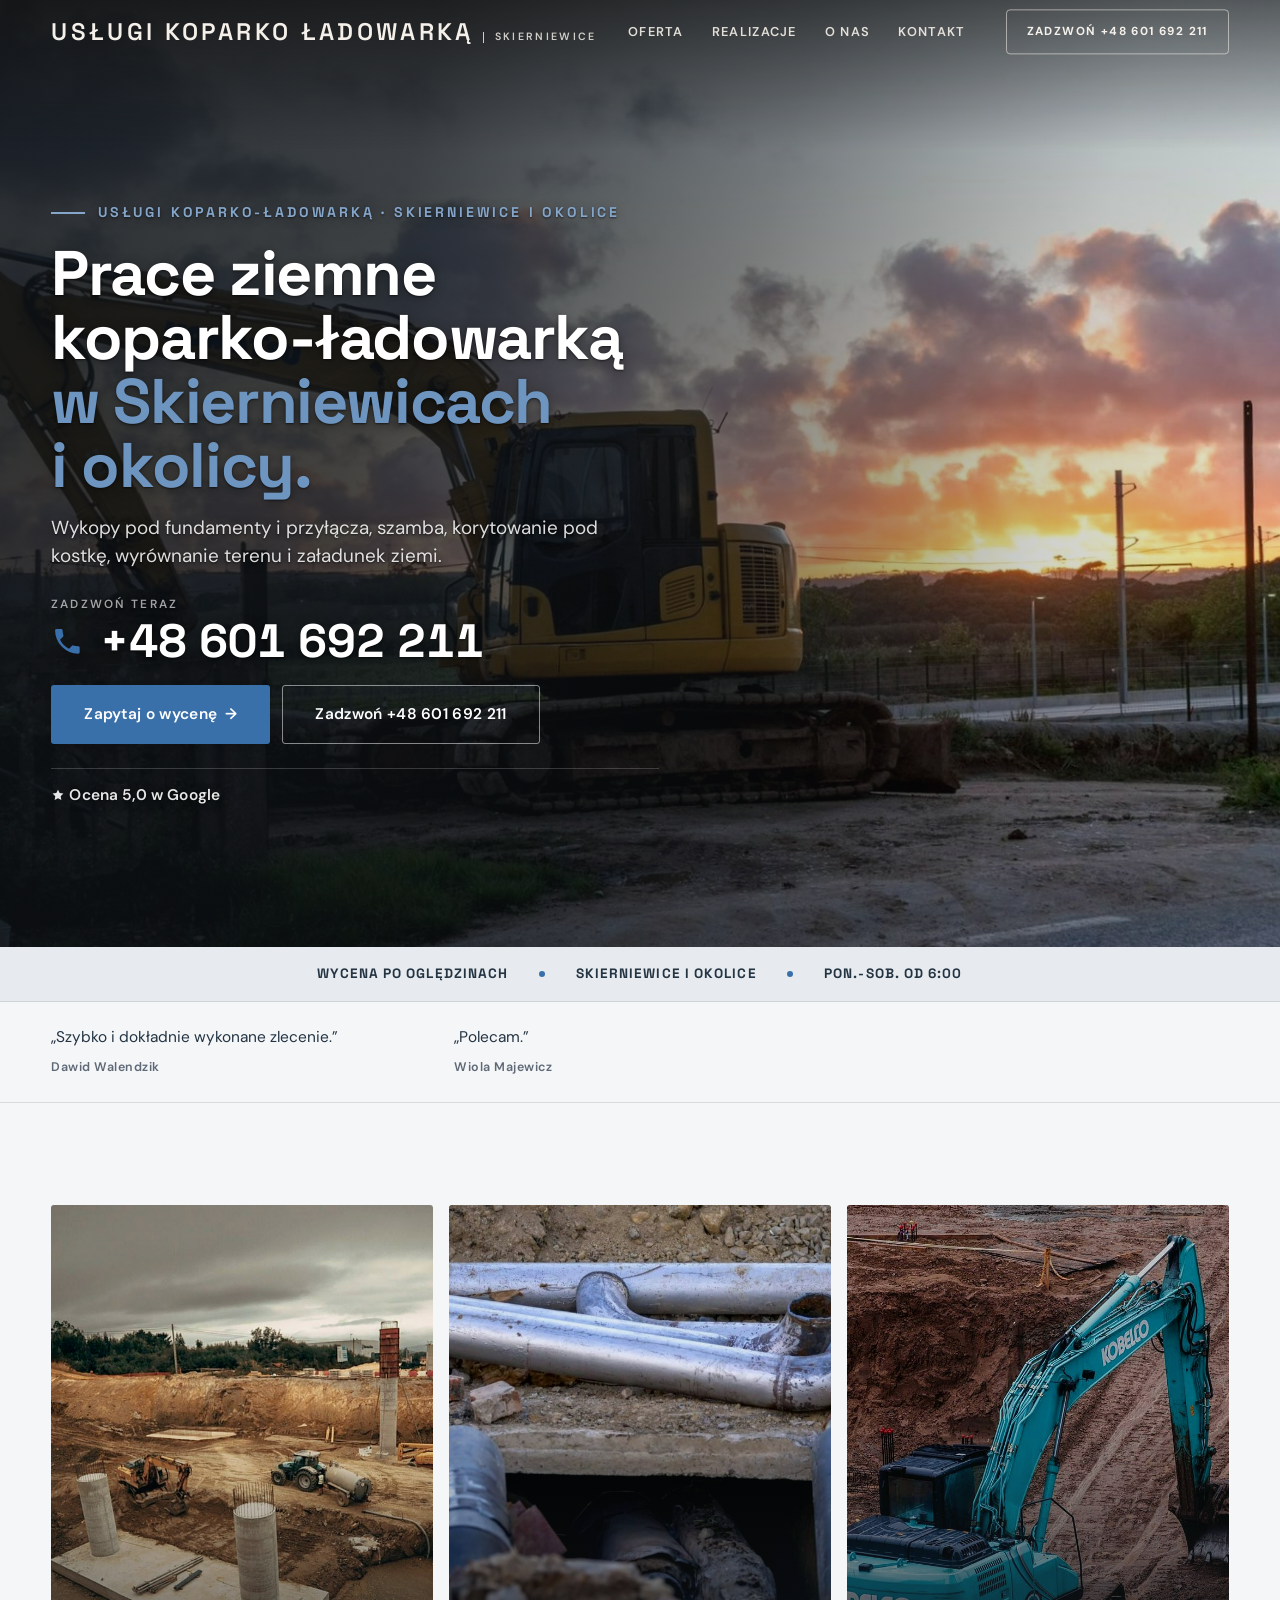
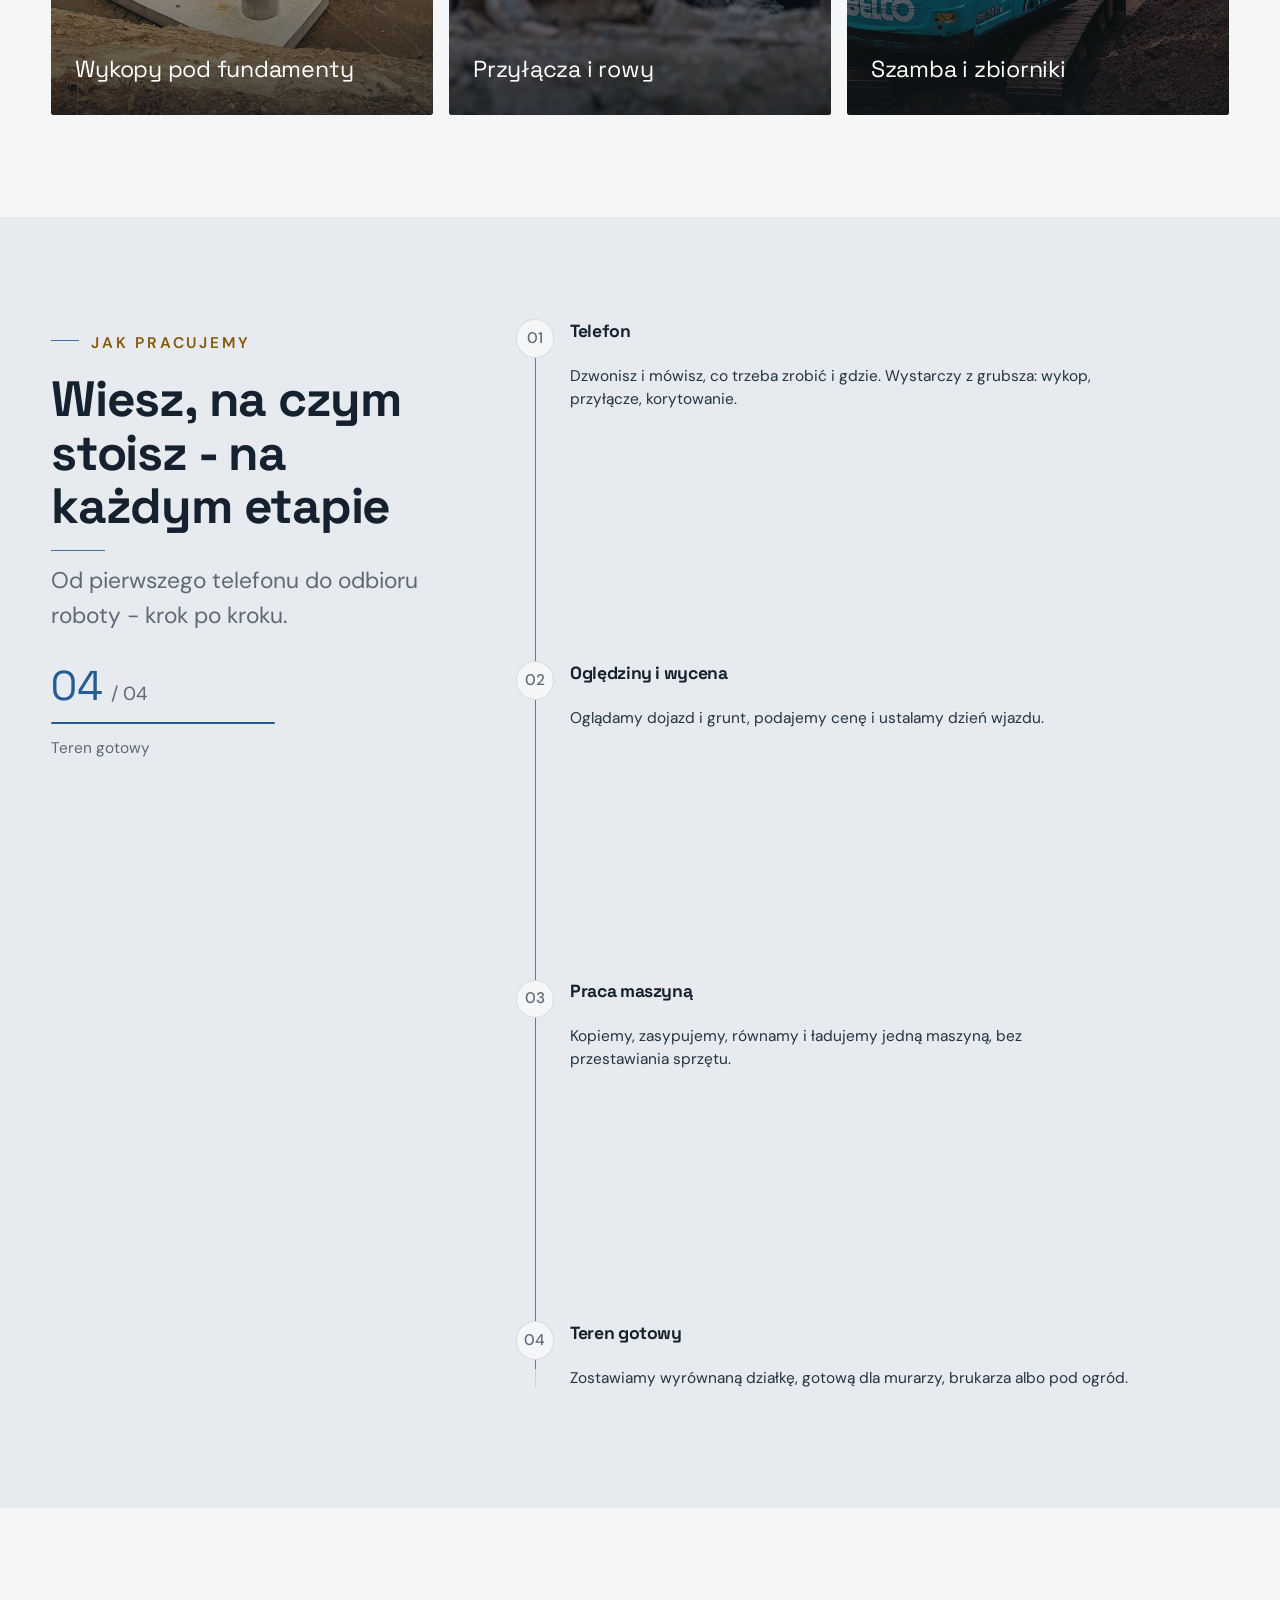
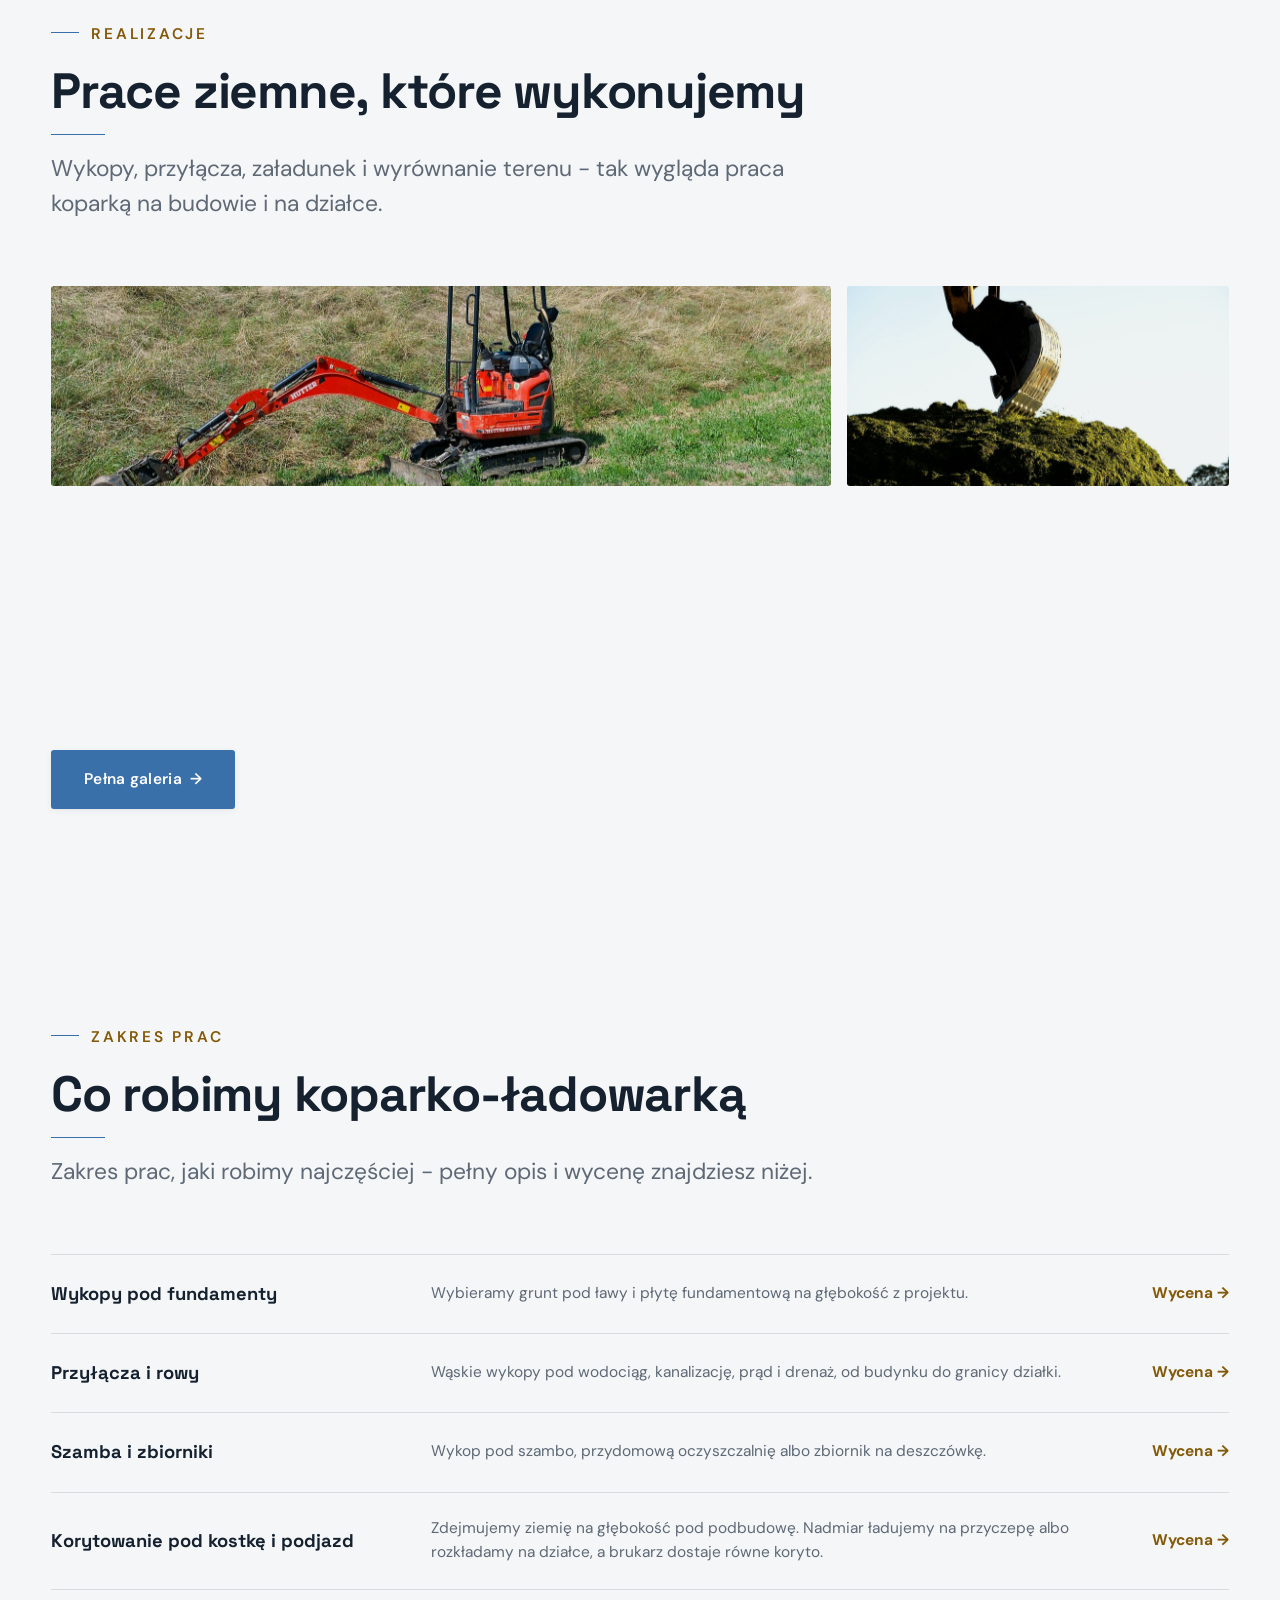
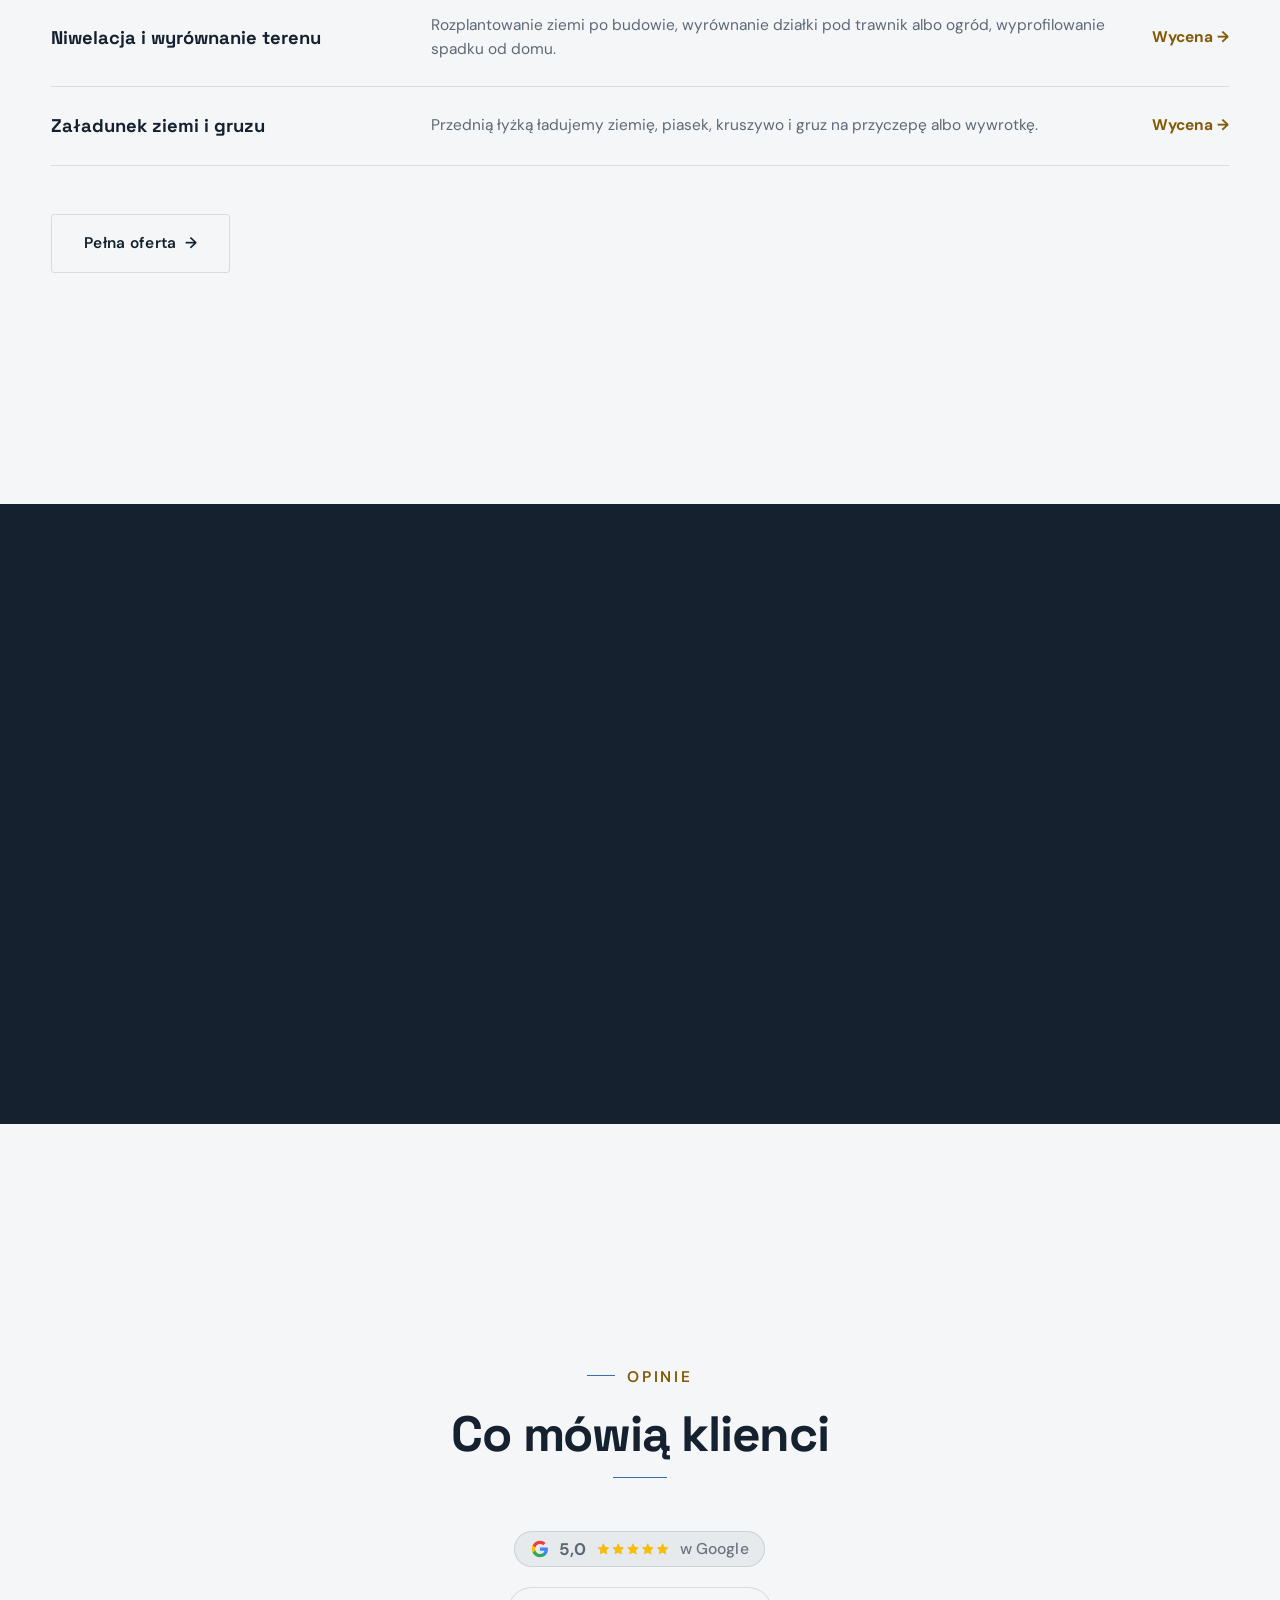
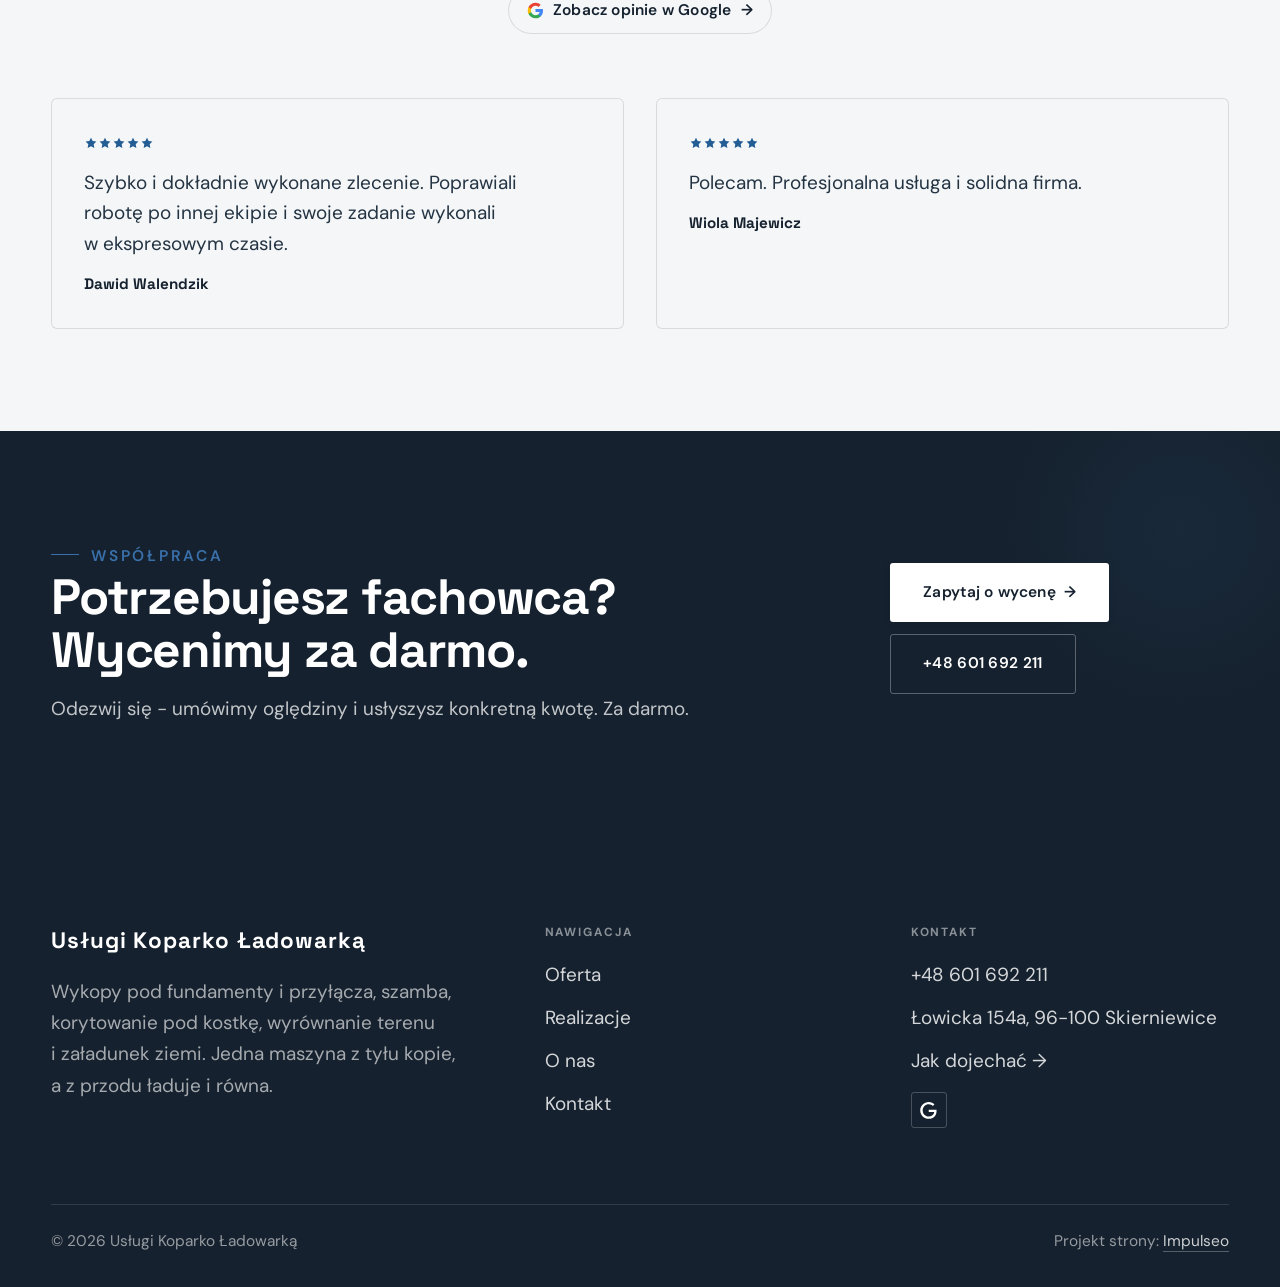
<file: index.html>
<!DOCTYPE html>
<html lang="pl">
<head>
<meta charset="UTF-8">
<meta name="viewport" content="width=device-width, initial-scale=1.0">
<title>Usługi Koparko Ładowarką · Skierniewice i okolice</title>
<meta name="description" content="Usługi koparko-ładowarką w Skierniewicach i okolicy: wykopy pod fundamenty i przyłącza, szamba, korytowanie pod kostkę, wyrównanie terenu, załadunek ziemi i gruzu. Zadzwoń: 601 692 211.">
<link rel="canonical" href="https://kris20032.github.io/uslugi-koparko-ladowarka-skierniewice/">
<meta name="robots" content="noindex, nofollow">
<meta property="og:type" content="website">
<meta property="og:locale" content="pl_PL">
<meta property="og:site_name" content="Usługi Koparko Ładowarką">
<meta property="og:title" content="Usługi Koparko Ładowarką · Skierniewice i okolice">
<meta property="og:description" content="Usługi koparko-ładowarką w Skierniewicach i okolicy: wykopy pod fundamenty i przyłącza, szamba, korytowanie pod kostkę, wyrównanie terenu, załadunek ziemi i gruzu. Zadzwoń: 601 692 211.">
<meta property="og:url" content="https://kris20032.github.io/uslugi-koparko-ladowarka-skierniewice/">
<meta property="og:image" content="https://kris20032.github.io/uslugi-koparko-ladowarka-skierniewice/img/og.jpg">
<meta property="og:image:width" content="1200">
<meta property="og:image:height" content="630">
<meta name="twitter:card" content="summary_large_image">
<script type="application/ld+json">{"@context": "https://schema.org", "@type": "LocalBusiness", "name": "Usługi Koparko Ładowarką", "url": "https://kris20032.github.io/uslugi-koparko-ladowarka-skierniewice/", "telephone": "+48601692211", "image": "https://kris20032.github.io/uslugi-koparko-ladowarka-skierniewice/img/og.jpg", "areaServed": "Skierniewice", "sameAs": ["https://maps.google.com/?cid=3169777366923195818&g_mp=Cidnb29nbGUubWFwcy5wbGFjZXMudjEuUGxhY2VzLlNlYXJjaFRleHQQAhgEIAA"]}</script>
<link rel="preconnect" href="https://fonts.googleapis.com">
<link rel="preconnect" href="https://fonts.gstatic.com" crossorigin>
<link href="https://fonts.googleapis.com/css2?family=Space+Grotesk:wght@500;600;700&family=DM+Sans:opsz,wght@9..40,400;9..40,500;9..40,600&display=swap" rel="stylesheet">
<link rel="stylesheet" href="assets/styles.css?v=5f6a6f8d">
</head>
<body>

<header class="nav">
  <div class="wrap nav-inner">
    <a class="brand" href="index.html"><span class="name">Usługi Koparko Ładowarką</span><span class="sub">Skierniewice</span></a>
    <nav class="nav-links">
      <a href="oferta.html">Oferta</a>
      <a href="realizacje.html">Realizacje</a>
      <a href="o-nas.html">O nas</a>
      <a href="kontakt.html">Kontakt</a>
      <a href="tel:+48601692211" class="btn btn-accent">Zadzwoń +48 601 692 211</a>
    </nav>
    <button class="nav-toggle" aria-label="Menu"><span></span><span></span><span></span></button>
  </div>
</header>

<main>
<section class="hero-fach">
  <img class="hf-photo" src="img/hero.jpg" fetchpriority="high" data-rotate="img/g11.jpg" alt="Usługi Koparko Ładowarką" width="1880" height="1253">
  <div class="hf-panel">
    <div class="hf-inner">
      <span class="hf-kicker">Usługi koparko-ładowarką · Skierniewice i okolice</span>
      <h1 class="hf-title">Prace ziemne koparko-ładowarką <em>w Skierniewicach i okolicy.</em></h1>
      <p class="hf-lead">Wykopy pod fundamenty i przyłącza, szamba, korytowanie pod kostkę, wyrównanie terenu i załadunek ziemi.</p>
      <a class="hf-phone" href="tel:+48601692211"><span class="hf-phone-lab">Zadzwoń teraz</span><span class="hf-phone-num"><svg class="ico-tel" width="16" height="16" viewBox="0 0 24 24" fill="none" aria-hidden="true"><path d="M6.6 10.8a15.5 15.5 0 0 0 6.6 6.6l2.2-2.2a1 1 0 0 1 1-.24 11.4 11.4 0 0 0 3.6.58 1 1 0 0 1 1 1V20a1 1 0 0 1-1 1A17 17 0 0 1 3 4a1 1 0 0 1 1-1h3.5a1 1 0 0 1 1 1c0 1.25.2 2.46.58 3.6a1 1 0 0 1-.25 1l-2.23 2.2Z" fill="currentColor"/></svg> +48 601 692 211</span></a>
      <div class="hf-actions">
        <a href="kontakt.html" class="btn btn-accent">Zapytaj o wycenę <span class="arr">→</span></a>
        <a href="tel:+48601692211" class="btn btn-ghost hf-ghost">Zadzwoń +48 601 692 211</a>
      </div>
      <div class="hf-trust"><svg class="ico-star" width="14" height="14" viewBox="0 0 24 24" style="vertical-align:-2px" aria-hidden="true"><path d="M12 2.8l2.85 5.8 6.4.93-4.63 4.5 1.1 6.37L12 17.4l-5.72 3 1.1-6.37-4.63-4.5 6.4-.93L12 2.8Z" fill="currentColor"/></svg> Ocena 5,0 w Google</div>
    </div>
  </div>
</section>
<section class="fach-promise">
  <div class="wrap">
    <ul class="fp-row reveal"><li>Wycena po oględzinach</li><li>Skierniewice i okolice</li><li>Pon.-sob. od 6:00</li></ul>
  </div>
</section>
<section class="opinie-mini" aria-label="Opinie klientów">
  <div class="wrap">
    <div class="om-row">
      <div class="om-item reveal"><blockquote>„Szybko i dokładnie wykonane zlecenie.”</blockquote><span class="om-autor">Dawid Walendzik</span></div>
      <div class="om-item reveal"><blockquote>„Polecam.”</blockquote><span class="om-autor">Wiola Majewicz</span></div>
    </div>
  </div>
</section>
<section class="gateways-band">
  <div class="wrap">
    <div class="gateways">
      <a href="oferta.html" class="gateway reveal"><img src="img/g1.jpg" alt="Wykopy pod fundamenty" loading="lazy" width="1600" height="956" decoding="async"><span class="g-ttl">Wykopy pod fundamenty</span></a>
      <a href="oferta.html" class="gateway reveal"><img src="img/g2.jpg" alt="Przyłącza i rowy" loading="lazy" width="1510" height="952" decoding="async"><span class="g-ttl">Przyłącza i rowy</span></a>
      <a href="oferta.html" class="gateway reveal"><img src="img/g3.jpg" alt="Szamba i zbiorniki" loading="lazy" width="1600" height="1066" decoding="async"><span class="g-ttl">Szamba i zbiorniki</span></a>
    </div>
  </div>
</section>
<section class="proces proces-os fachowcy">
  <div class="wrap proc-grid">
    <div class="proc-side">
      <div class="head reveal">
        <span class="eyebrow">Jak pracujemy</span>
        <h2>Wiesz, na czym stoisz - na każdym etapie</h2>
        <p>Od pierwszego telefonu do odbioru roboty - krok po kroku.</p>
      </div>
      <div class="proc-count" aria-hidden="true"><span class="pc-cur">01</span><span class="pc-all">/ 04</span></div>
      <div class="proc-bar" aria-hidden="true"><i></i></div>
      <p class="proc-now" aria-hidden="true">Telefon</p>
    </div>
    <ol class="proces-line">
      <li class="reveal"><span class="pno">01</span><h3>Telefon</h3><p>Dzwonisz i mówisz, co trzeba zrobić i gdzie. Wystarczy z grubsza: wykop, przyłącze, korytowanie.</p></li>
      <li class="reveal"><span class="pno">02</span><h3>Oględziny i wycena</h3><p>Oglądamy dojazd i grunt, podajemy cenę i ustalamy dzień wjazdu.</p></li>
      <li class="reveal"><span class="pno">03</span><h3>Praca maszyną</h3><p>Kopiemy, zasypujemy, równamy i ładujemy jedną maszyną, bez przestawiania sprzętu.</p></li>
      <li class="reveal"><span class="pno">04</span><h3>Teren gotowy</h3><p>Zostawiamy wyrównaną działkę, gotową dla murarzy, brukarza albo pod ogród.</p></li>
    </ol>
  </div>
</section>
<section>
  <div class="wrap">
    <div class="head reveal">
      <span class="eyebrow">Realizacje</span>
      <h2>Prace ziemne, które wykonujemy</h2>
      <p>Wykopy, przyłącza, załadunek i wyrównanie terenu - tak wygląda praca koparką na budowie i na działce.</p>
    </div>
    <div class="gallery">
      <div class="tile t-two3 reveal"><img src="img/g4.jpg" alt="Usługi Koparko Ładowarką" loading="lazy" width="1600" height="1066" decoding="async"></div>
      <div class="tile t-third reveal"><img src="img/g5.jpg" alt="Usługi Koparko Ładowarką" loading="lazy" width="1600" height="1066" decoding="async"></div>
      <div class="tile t-third reveal"><img src="img/g6.jpg" alt="Usługi Koparko Ładowarką" loading="lazy" width="1600" height="1066" decoding="async"></div>
      <div class="tile t-third reveal"><img src="img/g7.jpg" alt="Usługi Koparko Ładowarką" loading="lazy" width="1510" height="952" decoding="async"></div>
      <div class="tile t-third reveal"><img src="img/g8.jpg" alt="Usługi Koparko Ładowarką" loading="lazy" width="1600" height="1067" decoding="async"></div>
    </div>
    <div style="margin-top:var(--space-7)" class="reveal"><a href="realizacje.html" class="btn btn-accent">Pełna galeria <span class="arr">→</span></a></div>
  </div>
</section>
<section class="fach-uslugi">
  <div class="wrap">
    <div class="head reveal">
      <span class="eyebrow">Zakres prac</span>
      <h2>Co robimy koparko-ładowarką</h2>
      <p>Zakres prac, jaki robimy najczęściej - pełny opis i wycenę znajdziesz niżej.</p>
    </div>
    <ul class="fu-list">
      <li class="fu-row reveal"><div class="fu-name">Wykopy pod fundamenty</div><div class="fu-desc">Wybieramy grunt pod ławy i płytę fundamentową na głębokość z projektu.</div><a class="fu-cta" href="kontakt.html">Wycena <span class="arr">→</span></a></li>
      <li class="fu-row reveal"><div class="fu-name">Przyłącza i rowy</div><div class="fu-desc">Wąskie wykopy pod wodociąg, kanalizację, prąd i drenaż, od budynku do granicy działki.</div><a class="fu-cta" href="kontakt.html">Wycena <span class="arr">→</span></a></li>
      <li class="fu-row reveal"><div class="fu-name">Szamba i zbiorniki</div><div class="fu-desc">Wykop pod szambo, przydomową oczyszczalnię albo zbiornik na deszczówkę.</div><a class="fu-cta" href="kontakt.html">Wycena <span class="arr">→</span></a></li>
      <li class="fu-row reveal"><div class="fu-name">Korytowanie pod kostkę i podjazd</div><div class="fu-desc">Zdejmujemy ziemię na głębokość pod podbudowę. Nadmiar ładujemy na przyczepę albo rozkładamy na działce, a brukarz dostaje równe koryto.</div><a class="fu-cta" href="kontakt.html">Wycena <span class="arr">→</span></a></li>
      <li class="fu-row reveal"><div class="fu-name">Niwelacja i wyrównanie terenu</div><div class="fu-desc">Rozplantowanie ziemi po budowie, wyrównanie działki pod trawnik albo ogród, wyprofilowanie spadku od domu.</div><a class="fu-cta" href="kontakt.html">Wycena <span class="arr">→</span></a></li>
      <li class="fu-row reveal"><div class="fu-name">Załadunek ziemi i gruzu</div><div class="fu-desc">Przednią łyżką ładujemy ziemię, piasek, kruszywo i gruz na przyczepę albo wywrotkę.</div><a class="fu-cta" href="kontakt.html">Wycena <span class="arr">→</span></a></li>
    </ul>
    <div style="margin-top:var(--space-7)" class="reveal"><a href="oferta.html" class="btn btn-ghost">Pełna oferta <span class="arr">→</span></a></div>
  </div>
</section>
<section class="stopklatka" aria-hidden="true">
  <div class="stk-bg" style="background-image:url(img/g9.jpg)"></div>
</section>
<section class="opinie">
  <div class="wrap">
    <div class="head center reveal">
      <span class="eyebrow">Opinie</span>
      <h2>Co mówią klienci</h2>
    </div>
    <p class="op-meta reveal"><span class="g-badge"><svg class="gb-ico" viewBox="0 0 24 24" width="18" height="18" aria-hidden="true"><path fill="#4285F4" d="M22.56 12.25c0-.78-.07-1.53-.2-2.25H12v4.26h5.92c-.26 1.37-1.04 2.53-2.21 3.31v2.77h3.57c2.08-1.92 3.28-4.74 3.28-8.09z"/><path fill="#34A853" d="M12 23c2.97 0 5.46-.98 7.28-2.66l-3.57-2.77c-.98.66-2.23 1.06-3.71 1.06-2.86 0-5.29-1.93-6.16-4.53H2.18v2.84C3.99 20.53 7.7 23 12 23z"/><path fill="#FBBC05" d="M5.84 14.09c-.22-.66-.35-1.36-.35-2.09s.13-1.43.35-2.09V7.07H2.18C1.43 8.55 1 10.22 1 12s.43 3.45 1.18 4.93l2.85-2.22.81-.62z"/><path fill="#EA4335" d="M12 5.38c1.62 0 3.06.56 4.21 1.64l3.15-3.15C17.45 2.09 14.97 1 12 1 7.7 1 3.99 3.47 2.18 7.07l3.66 2.84c.87-2.6 3.3-4.53 6.16-4.53z"/></svg><b class="gb-ocena">5,0</b><svg class="gb-stars" viewBox="0 0 90 18" width="74" height="14.8" aria-hidden="true"><g fill="currentColor" opacity=".26"><path transform="translate(0,0)" d="M9 1.6l2.2 4.46 4.92.72-3.56 3.47.84 4.9L9 12.74l-4.4 2.31.84-4.9L1.88 6.68l4.92-.72L9 1.6Z"/><path transform="translate(18,0)" d="M9 1.6l2.2 4.46 4.92.72-3.56 3.47.84 4.9L9 12.74l-4.4 2.31.84-4.9L1.88 6.68l4.92-.72L9 1.6Z"/><path transform="translate(36,0)" d="M9 1.6l2.2 4.46 4.92.72-3.56 3.47.84 4.9L9 12.74l-4.4 2.31.84-4.9L1.88 6.68l4.92-.72L9 1.6Z"/><path transform="translate(54,0)" d="M9 1.6l2.2 4.46 4.92.72-3.56 3.47.84 4.9L9 12.74l-4.4 2.31.84-4.9L1.88 6.68l4.92-.72L9 1.6Z"/><path transform="translate(72,0)" d="M9 1.6l2.2 4.46 4.92.72-3.56 3.47.84 4.9L9 12.74l-4.4 2.31.84-4.9L1.88 6.68l4.92-.72L9 1.6Z"/></g><clipPath id="gs1000"><rect x="0" y="0" width="90.0" height="18"/></clipPath><g fill="#FBBC04" clip-path="url(#gs1000)"><path transform="translate(0,0)" d="M9 1.6l2.2 4.46 4.92.72-3.56 3.47.84 4.9L9 12.74l-4.4 2.31.84-4.9L1.88 6.68l4.92-.72L9 1.6Z"/><path transform="translate(18,0)" d="M9 1.6l2.2 4.46 4.92.72-3.56 3.47.84 4.9L9 12.74l-4.4 2.31.84-4.9L1.88 6.68l4.92-.72L9 1.6Z"/><path transform="translate(36,0)" d="M9 1.6l2.2 4.46 4.92.72-3.56 3.47.84 4.9L9 12.74l-4.4 2.31.84-4.9L1.88 6.68l4.92-.72L9 1.6Z"/><path transform="translate(54,0)" d="M9 1.6l2.2 4.46 4.92.72-3.56 3.47.84 4.9L9 12.74l-4.4 2.31.84-4.9L1.88 6.68l4.92-.72L9 1.6Z"/><path transform="translate(72,0)" d="M9 1.6l2.2 4.46 4.92.72-3.56 3.47.84 4.9L9 12.74l-4.4 2.31.84-4.9L1.88 6.68l4.92-.72L9 1.6Z"/></g></svg><span class="gb-txt">w Google</span></span></p>
    <p class="op-meta reveal"><a class="op-google" href="https://maps.google.com/?cid=3169777366923195818&amp;g_mp=Cidnb29nbGUubWFwcy5wbGFjZXMudjEuUGxhY2VzLlNlYXJjaFRleHQQAhgEIAA" target="_blank" rel="noopener"><svg class="op-g-ico" viewBox="0 0 24 24" width="17" height="17" aria-hidden="true"><path fill="#4285F4" d="M22.56 12.25c0-.78-.07-1.53-.2-2.25H12v4.26h5.92c-.26 1.37-1.04 2.53-2.21 3.31v2.77h3.57c2.08-1.92 3.28-4.74 3.28-8.09z"/><path fill="#34A853" d="M12 23c2.97 0 5.46-.98 7.28-2.66l-3.57-2.77c-.98.66-2.23 1.06-3.71 1.06-2.86 0-5.29-1.93-6.16-4.53H2.18v2.84C3.99 20.53 7.7 23 12 23z"/><path fill="#FBBC05" d="M5.84 14.09c-.22-.66-.35-1.36-.35-2.09s.13-1.43.35-2.09V7.07H2.18C1.43 8.55 1 10.22 1 12s.43 3.45 1.18 4.93l2.85-2.22.81-.62z"/><path fill="#EA4335" d="M12 5.38c1.62 0 3.06.56 4.21 1.64l3.15-3.15C17.45 2.09 14.97 1 12 1 7.7 1 3.99 3.47 2.18 7.07l3.66 2.84c.87-2.6 3.3-4.53 6.16-4.53z"/></svg><span>Zobacz opinie w Google</span><span class="arr">→</span></a></p>
    <div class="opinie-grid">
      <figure class="op-card reveal"><span class="op-star"><svg class="ico-star" width="14" height="14" viewBox="0 0 24 24" style="vertical-align:-2px" aria-hidden="true"><path d="M12 2.8l2.85 5.8 6.4.93-4.63 4.5 1.1 6.37L12 17.4l-5.72 3 1.1-6.37-4.63-4.5 6.4-.93L12 2.8Z" fill="currentColor"/></svg><svg class="ico-star" width="14" height="14" viewBox="0 0 24 24" style="vertical-align:-2px" aria-hidden="true"><path d="M12 2.8l2.85 5.8 6.4.93-4.63 4.5 1.1 6.37L12 17.4l-5.72 3 1.1-6.37-4.63-4.5 6.4-.93L12 2.8Z" fill="currentColor"/></svg><svg class="ico-star" width="14" height="14" viewBox="0 0 24 24" style="vertical-align:-2px" aria-hidden="true"><path d="M12 2.8l2.85 5.8 6.4.93-4.63 4.5 1.1 6.37L12 17.4l-5.72 3 1.1-6.37-4.63-4.5 6.4-.93L12 2.8Z" fill="currentColor"/></svg><svg class="ico-star" width="14" height="14" viewBox="0 0 24 24" style="vertical-align:-2px" aria-hidden="true"><path d="M12 2.8l2.85 5.8 6.4.93-4.63 4.5 1.1 6.37L12 17.4l-5.72 3 1.1-6.37-4.63-4.5 6.4-.93L12 2.8Z" fill="currentColor"/></svg><svg class="ico-star" width="14" height="14" viewBox="0 0 24 24" style="vertical-align:-2px" aria-hidden="true"><path d="M12 2.8l2.85 5.8 6.4.93-4.63 4.5 1.1 6.37L12 17.4l-5.72 3 1.1-6.37-4.63-4.5 6.4-.93L12 2.8Z" fill="currentColor"/></svg></span><blockquote>Szybko i dokładnie wykonane zlecenie. Poprawiali robotę po innej ekipie i swoje zadanie wykonali w ekspresowym czasie.</blockquote><span class="op-autor">Dawid Walendzik</span></figure>
      <figure class="op-card reveal"><span class="op-star"><svg class="ico-star" width="14" height="14" viewBox="0 0 24 24" style="vertical-align:-2px" aria-hidden="true"><path d="M12 2.8l2.85 5.8 6.4.93-4.63 4.5 1.1 6.37L12 17.4l-5.72 3 1.1-6.37-4.63-4.5 6.4-.93L12 2.8Z" fill="currentColor"/></svg><svg class="ico-star" width="14" height="14" viewBox="0 0 24 24" style="vertical-align:-2px" aria-hidden="true"><path d="M12 2.8l2.85 5.8 6.4.93-4.63 4.5 1.1 6.37L12 17.4l-5.72 3 1.1-6.37-4.63-4.5 6.4-.93L12 2.8Z" fill="currentColor"/></svg><svg class="ico-star" width="14" height="14" viewBox="0 0 24 24" style="vertical-align:-2px" aria-hidden="true"><path d="M12 2.8l2.85 5.8 6.4.93-4.63 4.5 1.1 6.37L12 17.4l-5.72 3 1.1-6.37-4.63-4.5 6.4-.93L12 2.8Z" fill="currentColor"/></svg><svg class="ico-star" width="14" height="14" viewBox="0 0 24 24" style="vertical-align:-2px" aria-hidden="true"><path d="M12 2.8l2.85 5.8 6.4.93-4.63 4.5 1.1 6.37L12 17.4l-5.72 3 1.1-6.37-4.63-4.5 6.4-.93L12 2.8Z" fill="currentColor"/></svg><svg class="ico-star" width="14" height="14" viewBox="0 0 24 24" style="vertical-align:-2px" aria-hidden="true"><path d="M12 2.8l2.85 5.8 6.4.93-4.63 4.5 1.1 6.37L12 17.4l-5.72 3 1.1-6.37-4.63-4.5 6.4-.93L12 2.8Z" fill="currentColor"/></svg></span><blockquote>Polecam. Profesjonalna usługa i solidna firma.</blockquote><span class="op-autor">Wiola Majewicz</span></figure>
    </div>
  </div>
</section>
<section class="cta">
  <div class="wrap">
    <div class="reveal">
      <span class="eyebrow">Współpraca</span>
      <h2>Potrzebujesz fachowca? Wycenimy za darmo.</h2>
      <p>Odezwij się - umówimy oględziny i usłyszysz konkretną kwotę. Za darmo.</p>
    </div>
    <div class="cta-actions reveal">
      <a href="kontakt.html" class="btn btn-light">Zapytaj o wycenę <span class="arr">→</span></a>
      <a href="tel:+48601692211" class="btn btn-ghost btn-ghost-cta">+48 601 692 211</a>
    </div>
  </div>
</section>
</main>

<footer>
  <div class="wrap">
    <div class="foot-grid">
      <div class="foot-brand">
        <div class="name">Usługi Koparko Ładowarką</div>
        <p>Wykopy pod fundamenty i przyłącza, szamba, korytowanie pod kostkę, wyrównanie terenu i załadunek ziemi. Jedna maszyna z tyłu kopie, a z przodu ładuje i równa.</p>
      </div>
      <div class="foot-col">
        <h4>Nawigacja</h4>
        <a href="oferta.html">Oferta</a>
        <a href="realizacje.html">Realizacje</a>
        <a href="o-nas.html">O nas</a>
        <a href="kontakt.html">Kontakt</a>
      </div>
      <div class="foot-col">
        <h4>Kontakt</h4>
        <a href="tel:+48601692211">+48 601 692 211</a>
        <p>Łowicka 154a, 96-100 Skierniewice</p>
        <a href="https://maps.google.com/?cid=3169777366923195818&g_mp=Cidnb29nbGUubWFwcy5wbGFjZXMudjEuUGxhY2VzLlNlYXJjaFRleHQQAhgEIAA" target="_blank" rel="noopener">Jak dojechać →</a>
      <div class="foot-soc">
        <a class="soc" href="https://maps.google.com/?cid=3169777366923195818&g_mp=Cidnb29nbGUubWFwcy5wbGFjZXMudjEuUGxhY2VzLlNlYXJjaFRleHQQAhgEIAA" target="_blank" rel="noopener" aria-label="Google - Usługi Koparko Ładowarką"><svg viewBox="0 0 24 24" aria-hidden="true" focusable="false"><path d="M12.48 10.92v3.28h7.84c-.24 1.84-.853 3.187-1.787 4.133-1.147 1.147-2.933 2.4-6.053 2.4-4.827 0-8.6-3.893-8.6-8.72s3.773-8.72 8.6-8.72c2.6 0 4.507 1.027 5.907 2.347l2.307-2.307C18.747 1.44 16.133 0 12.48 0 5.867 0 .307 5.387.307 12s5.56 12 12.173 12c3.573 0 6.267-1.173 8.373-3.36 2.16-2.16 2.84-5.213 2.84-7.667 0-.76-.053-1.467-.173-2.053H12.48z" fill="currentColor"/></svg></a>
      </div>
      </div>
    </div>
    <div class="foot-bot">
      <span>© 2026 Usługi Koparko Ładowarką</span>
      <span>Projekt strony: <a class="foot-credit" href="https://impulseo.pl" target="_blank" rel="noopener">Impulseo</a></span>
    </div>
  </div>
</footer>
<div class="sticky-call"><a class="sc-call" href="tel:+48601692211"><svg class="ico-tel" width="16" height="16" viewBox="0 0 24 24" fill="none" aria-hidden="true"><path d="M6.6 10.8a15.5 15.5 0 0 0 6.6 6.6l2.2-2.2a1 1 0 0 1 1-.24 11.4 11.4 0 0 0 3.6.58 1 1 0 0 1 1 1V20a1 1 0 0 1-1 1A17 17 0 0 1 3 4a1 1 0 0 1 1-1h3.5a1 1 0 0 1 1 1c0 1.25.2 2.46.58 3.6a1 1 0 0 1-.25 1l-2.23 2.2Z" fill="currentColor"/></svg> Zadzwoń</a><a class="sc-quote" href="kontakt.html">Zapytaj o wycenę</a></div>
<div class="demo-wazne" data-do="2026-10-25" data-cykl="3" hidden><svg class="dw-ico" width="13" height="13" viewBox="0 0 24 24" fill="none" aria-hidden="true"><circle cx="12" cy="12" r="8.6" stroke="currentColor" stroke-width="1.8"/><path d="M12 7.2V12l3.3 2" stroke="currentColor" stroke-width="1.8" stroke-linecap="round"/></svg><span class="dw-txt"></span></div>

<script src="assets/main.js"></script>
</body>
</html>
</file>
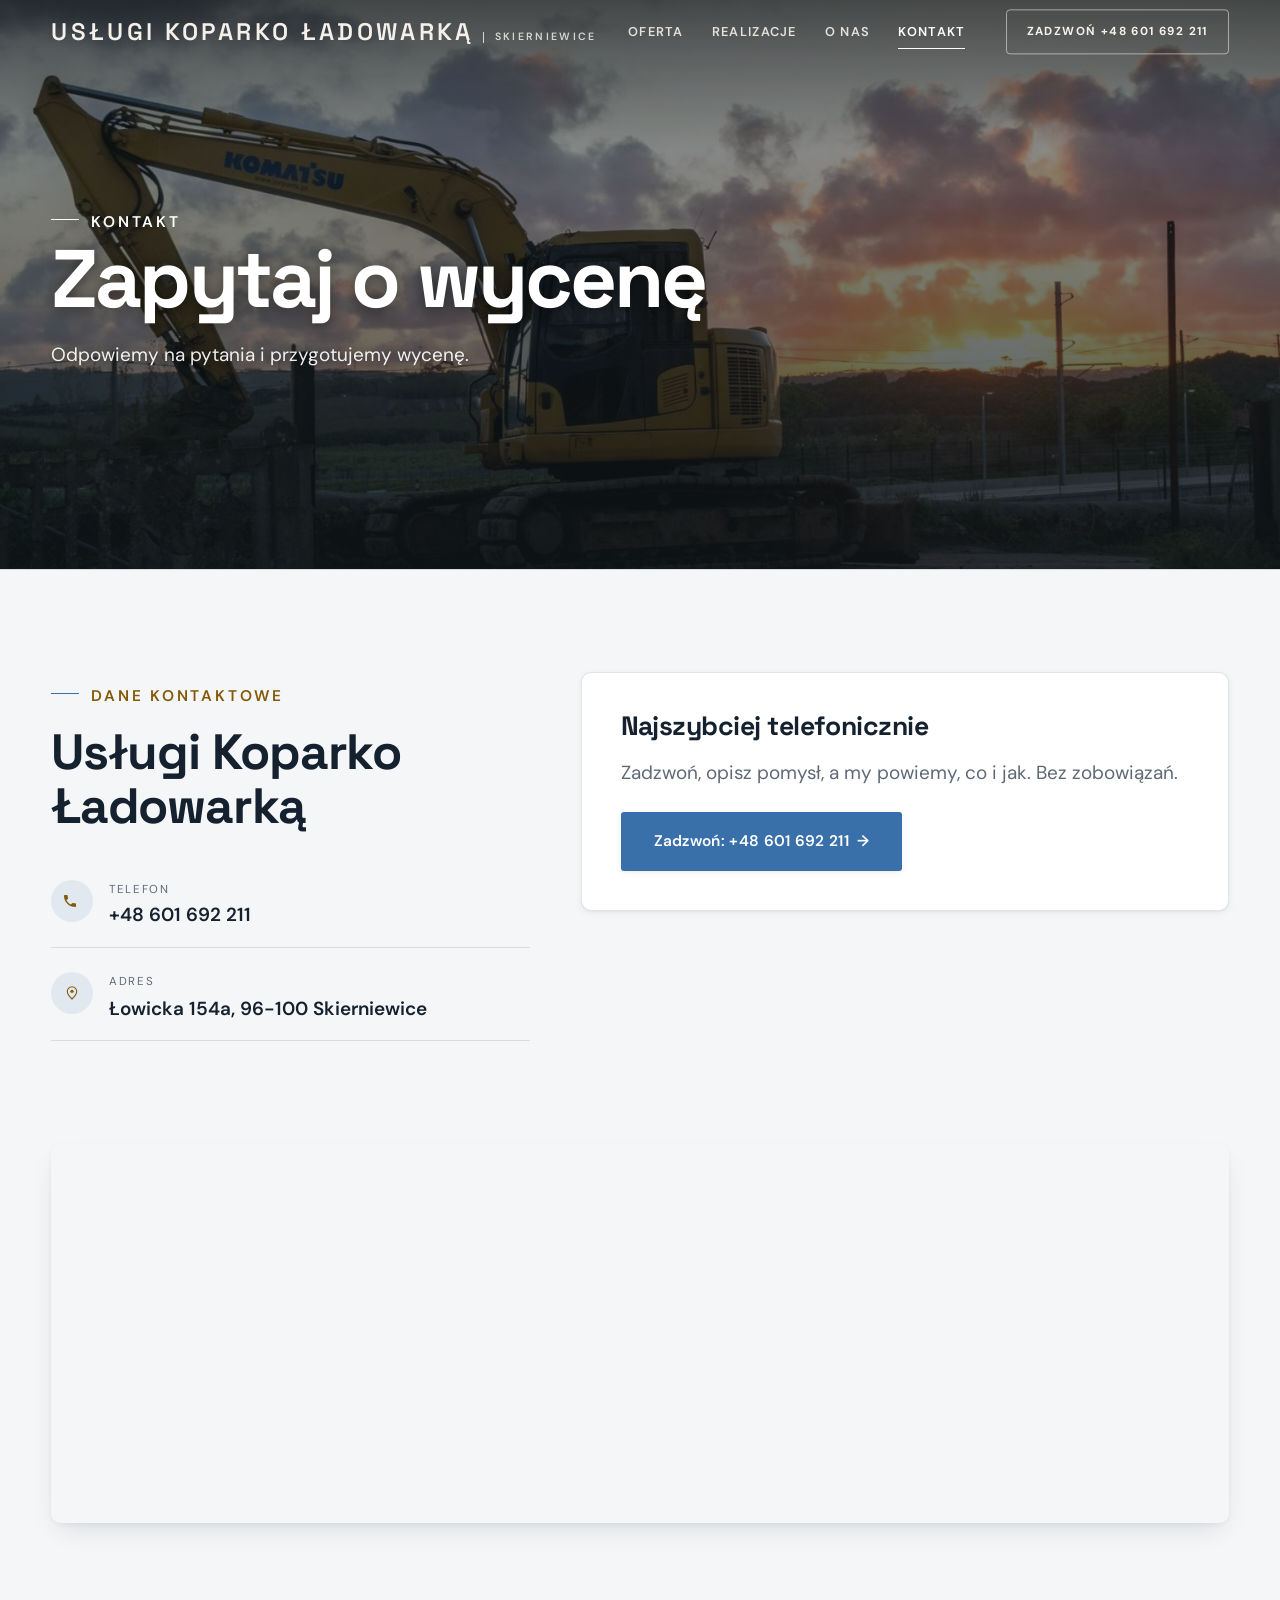
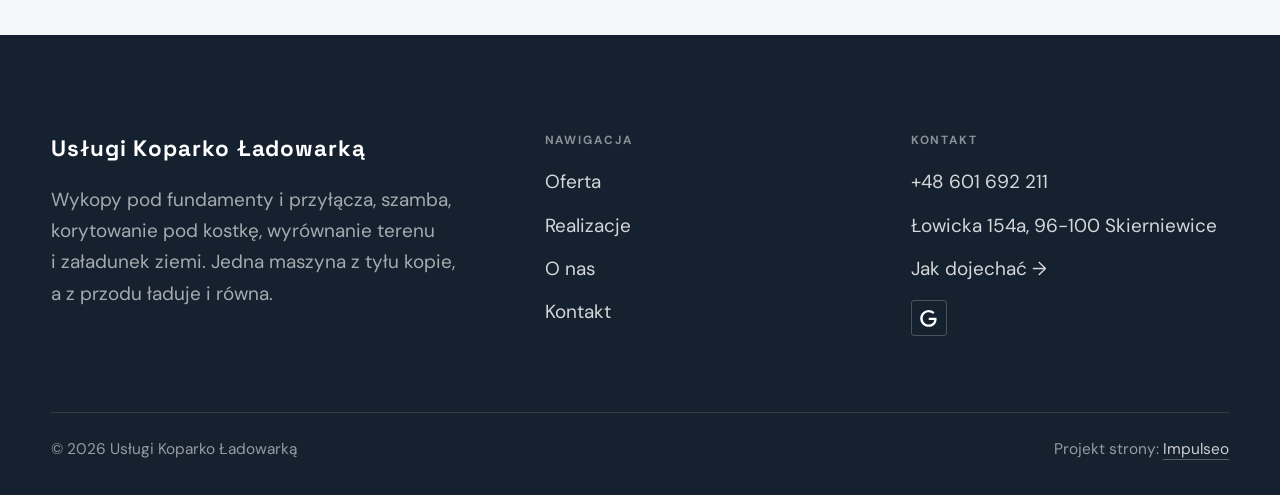
<file: kontakt.html>
<!DOCTYPE html>
<html lang="pl">
<head>
<meta charset="UTF-8">
<meta name="viewport" content="width=device-width, initial-scale=1.0">
<title>Kontakt - Usługi Koparko Ładowarką</title>
<meta name="description" content="Kontakt Usługi Koparko Ładowarką - Łowicka 154a, 96-100 Skierniewice">
<link rel="canonical" href="https://kris20032.github.io/uslugi-koparko-ladowarka-skierniewice/kontakt.html">
<meta name="robots" content="noindex, nofollow">
<meta property="og:type" content="website">
<meta property="og:locale" content="pl_PL">
<meta property="og:site_name" content="Usługi Koparko Ładowarką">
<meta property="og:title" content="Kontakt - Usługi Koparko Ładowarką">
<meta property="og:description" content="Kontakt Usługi Koparko Ładowarką - Łowicka 154a, 96-100 Skierniewice">
<meta property="og:url" content="https://kris20032.github.io/uslugi-koparko-ladowarka-skierniewice/kontakt.html">
<meta property="og:image" content="https://kris20032.github.io/uslugi-koparko-ladowarka-skierniewice/img/og.jpg">
<meta property="og:image:width" content="1200">
<meta property="og:image:height" content="630">
<meta name="twitter:card" content="summary_large_image">
<link rel="preconnect" href="https://fonts.googleapis.com">
<link rel="preconnect" href="https://fonts.gstatic.com" crossorigin>
<link href="https://fonts.googleapis.com/css2?family=Space+Grotesk:wght@500;600;700&family=DM+Sans:opsz,wght@9..40,400;9..40,500;9..40,600&display=swap" rel="stylesheet">
<link rel="stylesheet" href="assets/styles.css?v=5f6a6f8d">
</head>
<body>

<header class="nav">
  <div class="wrap nav-inner">
    <a class="brand" href="index.html"><span class="name">Usługi Koparko Ładowarką</span><span class="sub">Skierniewice</span></a>
    <nav class="nav-links">
      <a href="oferta.html">Oferta</a>
      <a href="realizacje.html">Realizacje</a>
      <a href="o-nas.html">O nas</a>
      <a href="kontakt.html" class="active" aria-current="page">Kontakt</a>
      <a href="tel:+48601692211" class="btn btn-accent">Zadzwoń +48 601 692 211</a>
    </nav>
    <button class="nav-toggle" aria-label="Menu"><span></span><span></span><span></span></button>
  </div>
</header>

<main>
<section class="pagehead">
  <img src="img/g11.jpg" alt="Usługi Koparko Ładowarką - Zapytaj o wycenę" width="1538" height="994" decoding="async">
  <div class="wrap">
    <span class="eyebrow">Kontakt</span>
    <h1>Zapytaj o wycenę</h1>
    <p>Odpowiemy na pytania i przygotujemy wycenę.</p>
  </div>
</section>
<section>
  <div class="wrap contact-grid">
    <div class="reveal">
      <span class="eyebrow">Dane kontaktowe</span>
      <h2 style="margin:var(--space-4) 0 var(--space-6)">Usługi Koparko Ładowarką</h2>
      <div class="info-list">
        <div class="info-row"><div class="ic"><svg class="ico-tel" width="16" height="16" viewBox="0 0 24 24" fill="none" aria-hidden="true"><path d="M6.6 10.8a15.5 15.5 0 0 0 6.6 6.6l2.2-2.2a1 1 0 0 1 1-.24 11.4 11.4 0 0 0 3.6.58 1 1 0 0 1 1 1V20a1 1 0 0 1-1 1A17 17 0 0 1 3 4a1 1 0 0 1 1-1h3.5a1 1 0 0 1 1 1c0 1.25.2 2.46.58 3.6a1 1 0 0 1-.25 1l-2.23 2.2Z" fill="currentColor"/></svg></div><div><div class="lbl">Telefon</div><a class="val" href="tel:+48601692211">+48 601 692 211</a></div></div>
        <div class="info-row"><div class="ic"><svg class="ico-pin" width="16" height="16" viewBox="0 0 24 24" fill="none" aria-hidden="true"><path d="M12 21s7-6.1 7-11.5A7 7 0 0 0 5 9.5C5 14.9 12 21 12 21Z" stroke="currentColor" stroke-width="1.6" fill="none"/><circle cx="12" cy="9.5" r="2.4" fill="currentColor"/></svg></div><div><div class="lbl">Adres</div><div class="val">Łowicka 154a, 96-100 Skierniewice</div></div></div>
      </div>
    </div>
    <div class="reveal">
      <div class="form">
        <h3 style="margin-bottom:var(--space-4)">Najszybciej telefonicznie</h3>
        <p class="muted" style="margin-bottom:var(--space-5)">Zadzwoń, opisz pomysł, a my powiemy, co i jak. Bez zobowiązań.</p>
        <a href="tel:+48601692211" class="btn btn-accent" style="justify-content:center">Zadzwoń: +48 601 692 211 <span class="arr">→</span></a>
      </div>
    </div>
  </div>
</section>
<section style="padding-top:0">
  <div class="wrap reveal">
    <iframe class="map" title="Usługi Koparko Ładowarką - Skierniewice" src="https://maps.google.com/maps?q=51.97619%2C20.132691&z=15&output=embed" loading="lazy" referrerpolicy="no-referrer-when-downgrade"></iframe>
  </div>
</section>
</main>

<footer>
  <div class="wrap">
    <div class="foot-grid">
      <div class="foot-brand">
        <div class="name">Usługi Koparko Ładowarką</div>
        <p>Wykopy pod fundamenty i przyłącza, szamba, korytowanie pod kostkę, wyrównanie terenu i załadunek ziemi. Jedna maszyna z tyłu kopie, a z przodu ładuje i równa.</p>
      </div>
      <div class="foot-col">
        <h4>Nawigacja</h4>
        <a href="oferta.html">Oferta</a>
        <a href="realizacje.html">Realizacje</a>
        <a href="o-nas.html">O nas</a>
        <a href="kontakt.html">Kontakt</a>
      </div>
      <div class="foot-col">
        <h4>Kontakt</h4>
        <a href="tel:+48601692211">+48 601 692 211</a>
        <p>Łowicka 154a, 96-100 Skierniewice</p>
        <a href="https://maps.google.com/?cid=3169777366923195818&g_mp=Cidnb29nbGUubWFwcy5wbGFjZXMudjEuUGxhY2VzLlNlYXJjaFRleHQQAhgEIAA" target="_blank" rel="noopener">Jak dojechać →</a>
      <div class="foot-soc">
        <a class="soc" href="https://maps.google.com/?cid=3169777366923195818&g_mp=Cidnb29nbGUubWFwcy5wbGFjZXMudjEuUGxhY2VzLlNlYXJjaFRleHQQAhgEIAA" target="_blank" rel="noopener" aria-label="Google - Usługi Koparko Ładowarką"><svg viewBox="0 0 24 24" aria-hidden="true" focusable="false"><path d="M12.48 10.92v3.28h7.84c-.24 1.84-.853 3.187-1.787 4.133-1.147 1.147-2.933 2.4-6.053 2.4-4.827 0-8.6-3.893-8.6-8.72s3.773-8.72 8.6-8.72c2.6 0 4.507 1.027 5.907 2.347l2.307-2.307C18.747 1.44 16.133 0 12.48 0 5.867 0 .307 5.387.307 12s5.56 12 12.173 12c3.573 0 6.267-1.173 8.373-3.36 2.16-2.16 2.84-5.213 2.84-7.667 0-.76-.053-1.467-.173-2.053H12.48z" fill="currentColor"/></svg></a>
      </div>
      </div>
    </div>
    <div class="foot-bot">
      <span>© 2026 Usługi Koparko Ładowarką</span>
      <span>Projekt strony: <a class="foot-credit" href="https://impulseo.pl" target="_blank" rel="noopener">Impulseo</a></span>
    </div>
  </div>
</footer>
<div class="sticky-call"><a class="sc-call" href="tel:+48601692211"><svg class="ico-tel" width="16" height="16" viewBox="0 0 24 24" fill="none" aria-hidden="true"><path d="M6.6 10.8a15.5 15.5 0 0 0 6.6 6.6l2.2-2.2a1 1 0 0 1 1-.24 11.4 11.4 0 0 0 3.6.58 1 1 0 0 1 1 1V20a1 1 0 0 1-1 1A17 17 0 0 1 3 4a1 1 0 0 1 1-1h3.5a1 1 0 0 1 1 1c0 1.25.2 2.46.58 3.6a1 1 0 0 1-.25 1l-2.23 2.2Z" fill="currentColor"/></svg> Zadzwoń</a><a class="sc-quote" href="kontakt.html">Zapytaj o wycenę</a></div>
<div class="demo-wazne" data-do="2026-10-25" data-cykl="3" hidden><svg class="dw-ico" width="13" height="13" viewBox="0 0 24 24" fill="none" aria-hidden="true"><circle cx="12" cy="12" r="8.6" stroke="currentColor" stroke-width="1.8"/><path d="M12 7.2V12l3.3 2" stroke="currentColor" stroke-width="1.8" stroke-linecap="round"/></svg><span class="dw-txt"></span></div>

<script src="assets/main.js"></script>
</body>
</html>
</file>
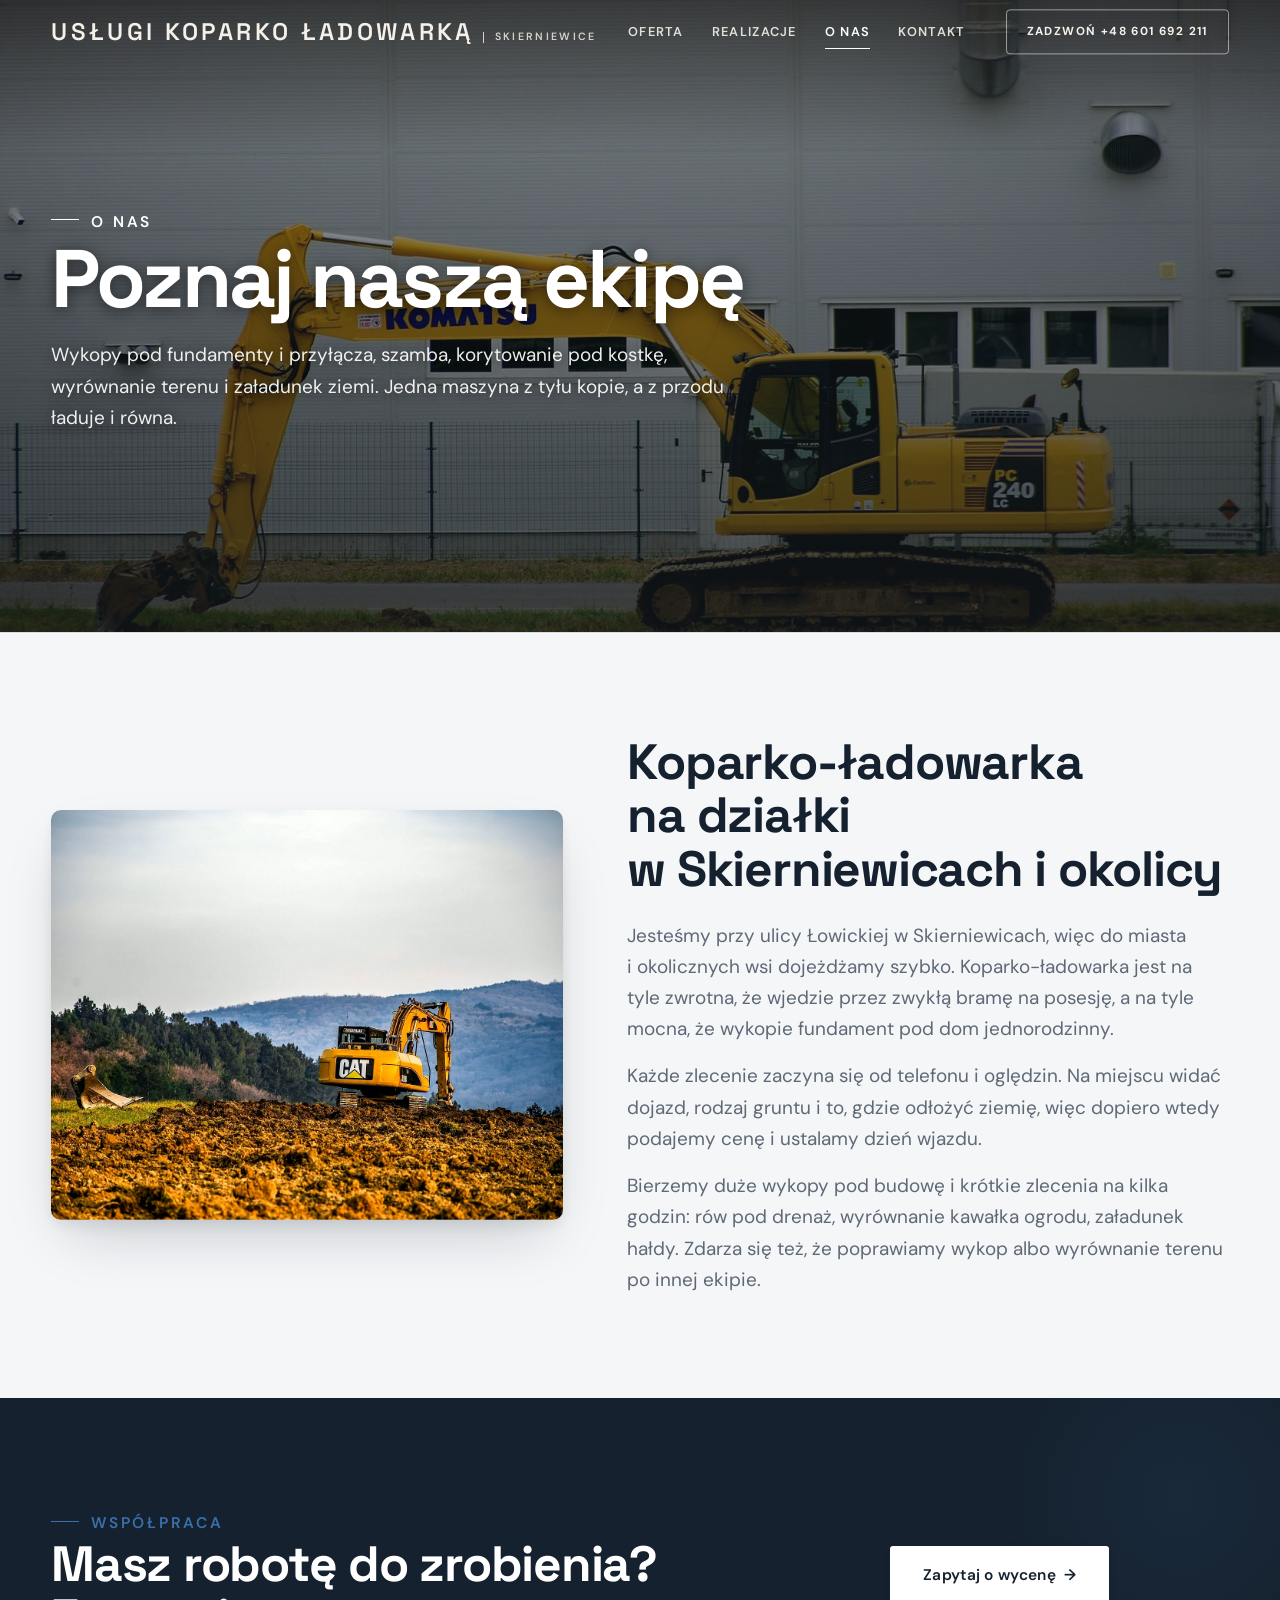
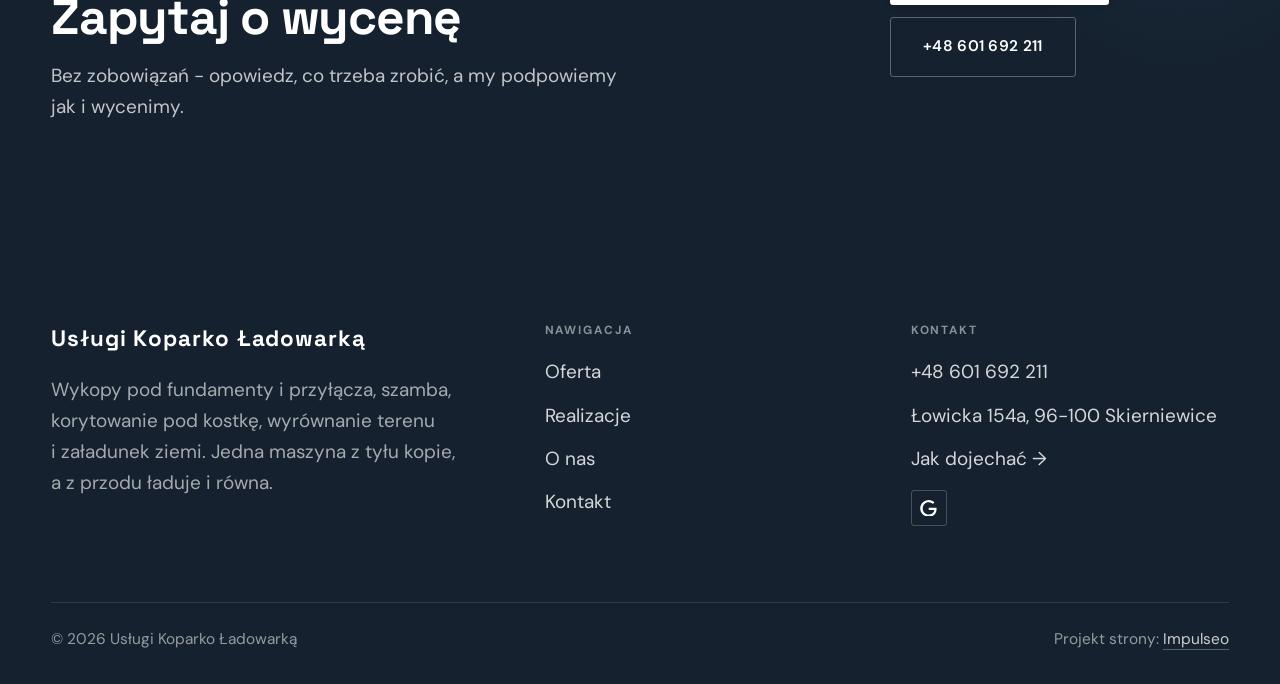
<file: o-nas.html>
<!DOCTYPE html>
<html lang="pl">
<head>
<meta charset="UTF-8">
<meta name="viewport" content="width=device-width, initial-scale=1.0">
<title>O nas - Usługi Koparko Ładowarką</title>
<meta name="description" content="Usługi koparko-ładowarką w Skierniewicach i okolicy: wykopy pod fundamenty i przyłącza, szamba, korytowanie pod kostkę, wyrównanie terenu, załadunek ziemi i gruzu. Zadzwoń: 601 692 211.">
<link rel="canonical" href="https://kris20032.github.io/uslugi-koparko-ladowarka-skierniewice/o-nas.html">
<meta name="robots" content="noindex, nofollow">
<meta property="og:type" content="website">
<meta property="og:locale" content="pl_PL">
<meta property="og:site_name" content="Usługi Koparko Ładowarką">
<meta property="og:title" content="O nas - Usługi Koparko Ładowarką">
<meta property="og:description" content="Usługi koparko-ładowarką w Skierniewicach i okolicy: wykopy pod fundamenty i przyłącza, szamba, korytowanie pod kostkę, wyrównanie terenu, załadunek ziemi i gruzu. Zadzwoń: 601 692 211.">
<meta property="og:url" content="https://kris20032.github.io/uslugi-koparko-ladowarka-skierniewice/o-nas.html">
<meta property="og:image" content="https://kris20032.github.io/uslugi-koparko-ladowarka-skierniewice/img/og.jpg">
<meta property="og:image:width" content="1200">
<meta property="og:image:height" content="630">
<meta name="twitter:card" content="summary_large_image">
<link rel="preconnect" href="https://fonts.googleapis.com">
<link rel="preconnect" href="https://fonts.gstatic.com" crossorigin>
<link href="https://fonts.googleapis.com/css2?family=Space+Grotesk:wght@500;600;700&family=DM+Sans:opsz,wght@9..40,400;9..40,500;9..40,600&display=swap" rel="stylesheet">
<link rel="stylesheet" href="assets/styles.css?v=5f6a6f8d">
</head>
<body>

<header class="nav">
  <div class="wrap nav-inner">
    <a class="brand" href="index.html"><span class="name">Usługi Koparko Ładowarką</span><span class="sub">Skierniewice</span></a>
    <nav class="nav-links">
      <a href="oferta.html">Oferta</a>
      <a href="realizacje.html">Realizacje</a>
      <a href="o-nas.html" class="active" aria-current="page">O nas</a>
      <a href="kontakt.html">Kontakt</a>
      <a href="tel:+48601692211" class="btn btn-accent">Zadzwoń +48 601 692 211</a>
    </nav>
    <button class="nav-toggle" aria-label="Menu"><span></span><span></span><span></span></button>
  </div>
</header>

<main>
<section class="pagehead">
  <img src="img/g9.jpg" alt="Usługi Koparko Ładowarką - Poznaj naszą ekipę" width="1600" height="1066" decoding="async">
  <div class="wrap">
    <span class="eyebrow">O nas</span>
    <h1>Poznaj naszą ekipę</h1>
    <p>Wykopy pod fundamenty i przyłącza, szamba, korytowanie pod kostkę, wyrównanie terenu i załadunek ziemi. Jedna maszyna z tyłu kopie, a z przodu ładuje i równa.</p>
  </div>
</section>
<section>
  <div class="wrap split">
    <div class="split-art reveal"><img src="img/g12.jpg" alt="Usługi Koparko Ładowarką" loading="lazy" width="1600" height="1068" decoding="async"></div>
    <div class="split-copy reveal">
      <h2>Koparko-ładowarka na działki w Skierniewicach i okolicy</h2>
      <p class="muted">Jesteśmy przy ulicy Łowickiej w Skierniewicach, więc do miasta i okolicznych wsi dojeżdżamy szybko. Koparko-ładowarka jest na tyle zwrotna, że wjedzie przez zwykłą bramę na posesję, a na tyle mocna, że wykopie fundament pod dom jednorodzinny.</p>
      <p class="muted">Każde zlecenie zaczyna się od telefonu i oględzin. Na miejscu widać dojazd, rodzaj gruntu i to, gdzie odłożyć ziemię, więc dopiero wtedy podajemy cenę i ustalamy dzień wjazdu.</p>
      <p class="muted">Bierzemy duże wykopy pod budowę i krótkie zlecenia na kilka godzin: rów pod drenaż, wyrównanie kawałka ogrodu, załadunek hałdy. Zdarza się też, że poprawiamy wykop albo wyrównanie terenu po innej ekipie.</p>
    </div>
  </div>
</section>


<section class="cta">
  <div class="wrap">
    <div class="reveal">
      <span class="eyebrow">Współpraca</span>
      <h2>Masz robotę do zrobienia? Zapytaj o wycenę</h2>
      <p>Bez zobowiązań - opowiedz, co trzeba zrobić, a my podpowiemy jak i wycenimy.</p>
    </div>
    <div class="cta-actions reveal">
      <a href="kontakt.html" class="btn btn-light">Zapytaj o wycenę <span class="arr">→</span></a>
      <a href="tel:+48601692211" class="btn btn-ghost btn-ghost-cta">+48 601 692 211</a>
    </div>
  </div>
</section>
</main>

<footer>
  <div class="wrap">
    <div class="foot-grid">
      <div class="foot-brand">
        <div class="name">Usługi Koparko Ładowarką</div>
        <p>Wykopy pod fundamenty i przyłącza, szamba, korytowanie pod kostkę, wyrównanie terenu i załadunek ziemi. Jedna maszyna z tyłu kopie, a z przodu ładuje i równa.</p>
      </div>
      <div class="foot-col">
        <h4>Nawigacja</h4>
        <a href="oferta.html">Oferta</a>
        <a href="realizacje.html">Realizacje</a>
        <a href="o-nas.html">O nas</a>
        <a href="kontakt.html">Kontakt</a>
      </div>
      <div class="foot-col">
        <h4>Kontakt</h4>
        <a href="tel:+48601692211">+48 601 692 211</a>
        <p>Łowicka 154a, 96-100 Skierniewice</p>
        <a href="https://maps.google.com/?cid=3169777366923195818&g_mp=Cidnb29nbGUubWFwcy5wbGFjZXMudjEuUGxhY2VzLlNlYXJjaFRleHQQAhgEIAA" target="_blank" rel="noopener">Jak dojechać →</a>
      <div class="foot-soc">
        <a class="soc" href="https://maps.google.com/?cid=3169777366923195818&g_mp=Cidnb29nbGUubWFwcy5wbGFjZXMudjEuUGxhY2VzLlNlYXJjaFRleHQQAhgEIAA" target="_blank" rel="noopener" aria-label="Google - Usługi Koparko Ładowarką"><svg viewBox="0 0 24 24" aria-hidden="true" focusable="false"><path d="M12.48 10.92v3.28h7.84c-.24 1.84-.853 3.187-1.787 4.133-1.147 1.147-2.933 2.4-6.053 2.4-4.827 0-8.6-3.893-8.6-8.72s3.773-8.72 8.6-8.72c2.6 0 4.507 1.027 5.907 2.347l2.307-2.307C18.747 1.44 16.133 0 12.48 0 5.867 0 .307 5.387.307 12s5.56 12 12.173 12c3.573 0 6.267-1.173 8.373-3.36 2.16-2.16 2.84-5.213 2.84-7.667 0-.76-.053-1.467-.173-2.053H12.48z" fill="currentColor"/></svg></a>
      </div>
      </div>
    </div>
    <div class="foot-bot">
      <span>© 2026 Usługi Koparko Ładowarką</span>
      <span>Projekt strony: <a class="foot-credit" href="https://impulseo.pl" target="_blank" rel="noopener">Impulseo</a></span>
    </div>
  </div>
</footer>
<div class="sticky-call"><a class="sc-call" href="tel:+48601692211"><svg class="ico-tel" width="16" height="16" viewBox="0 0 24 24" fill="none" aria-hidden="true"><path d="M6.6 10.8a15.5 15.5 0 0 0 6.6 6.6l2.2-2.2a1 1 0 0 1 1-.24 11.4 11.4 0 0 0 3.6.58 1 1 0 0 1 1 1V20a1 1 0 0 1-1 1A17 17 0 0 1 3 4a1 1 0 0 1 1-1h3.5a1 1 0 0 1 1 1c0 1.25.2 2.46.58 3.6a1 1 0 0 1-.25 1l-2.23 2.2Z" fill="currentColor"/></svg> Zadzwoń</a><a class="sc-quote" href="kontakt.html">Zapytaj o wycenę</a></div>
<div class="demo-wazne" data-do="2026-10-25" data-cykl="3" hidden><svg class="dw-ico" width="13" height="13" viewBox="0 0 24 24" fill="none" aria-hidden="true"><circle cx="12" cy="12" r="8.6" stroke="currentColor" stroke-width="1.8"/><path d="M12 7.2V12l3.3 2" stroke="currentColor" stroke-width="1.8" stroke-linecap="round"/></svg><span class="dw-txt"></span></div>

<script src="assets/main.js"></script>
</body>
</html>
</file>
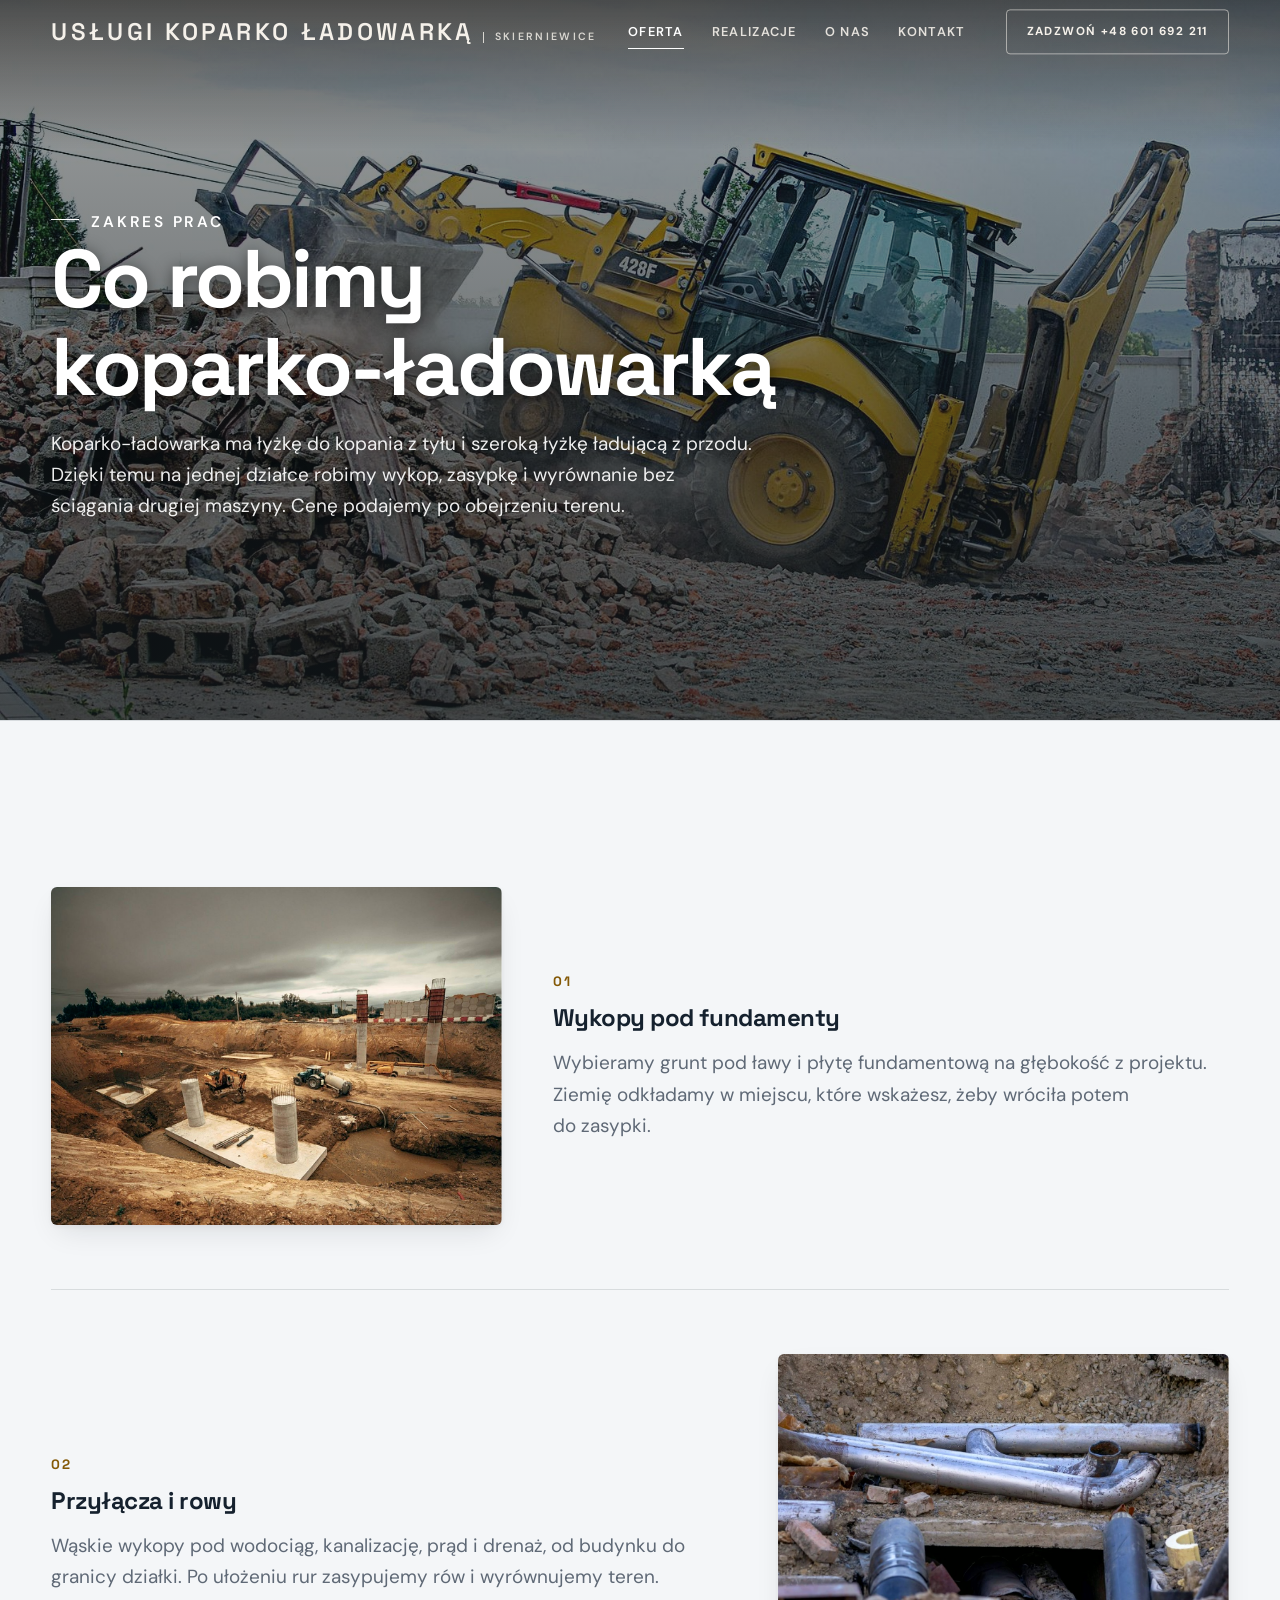
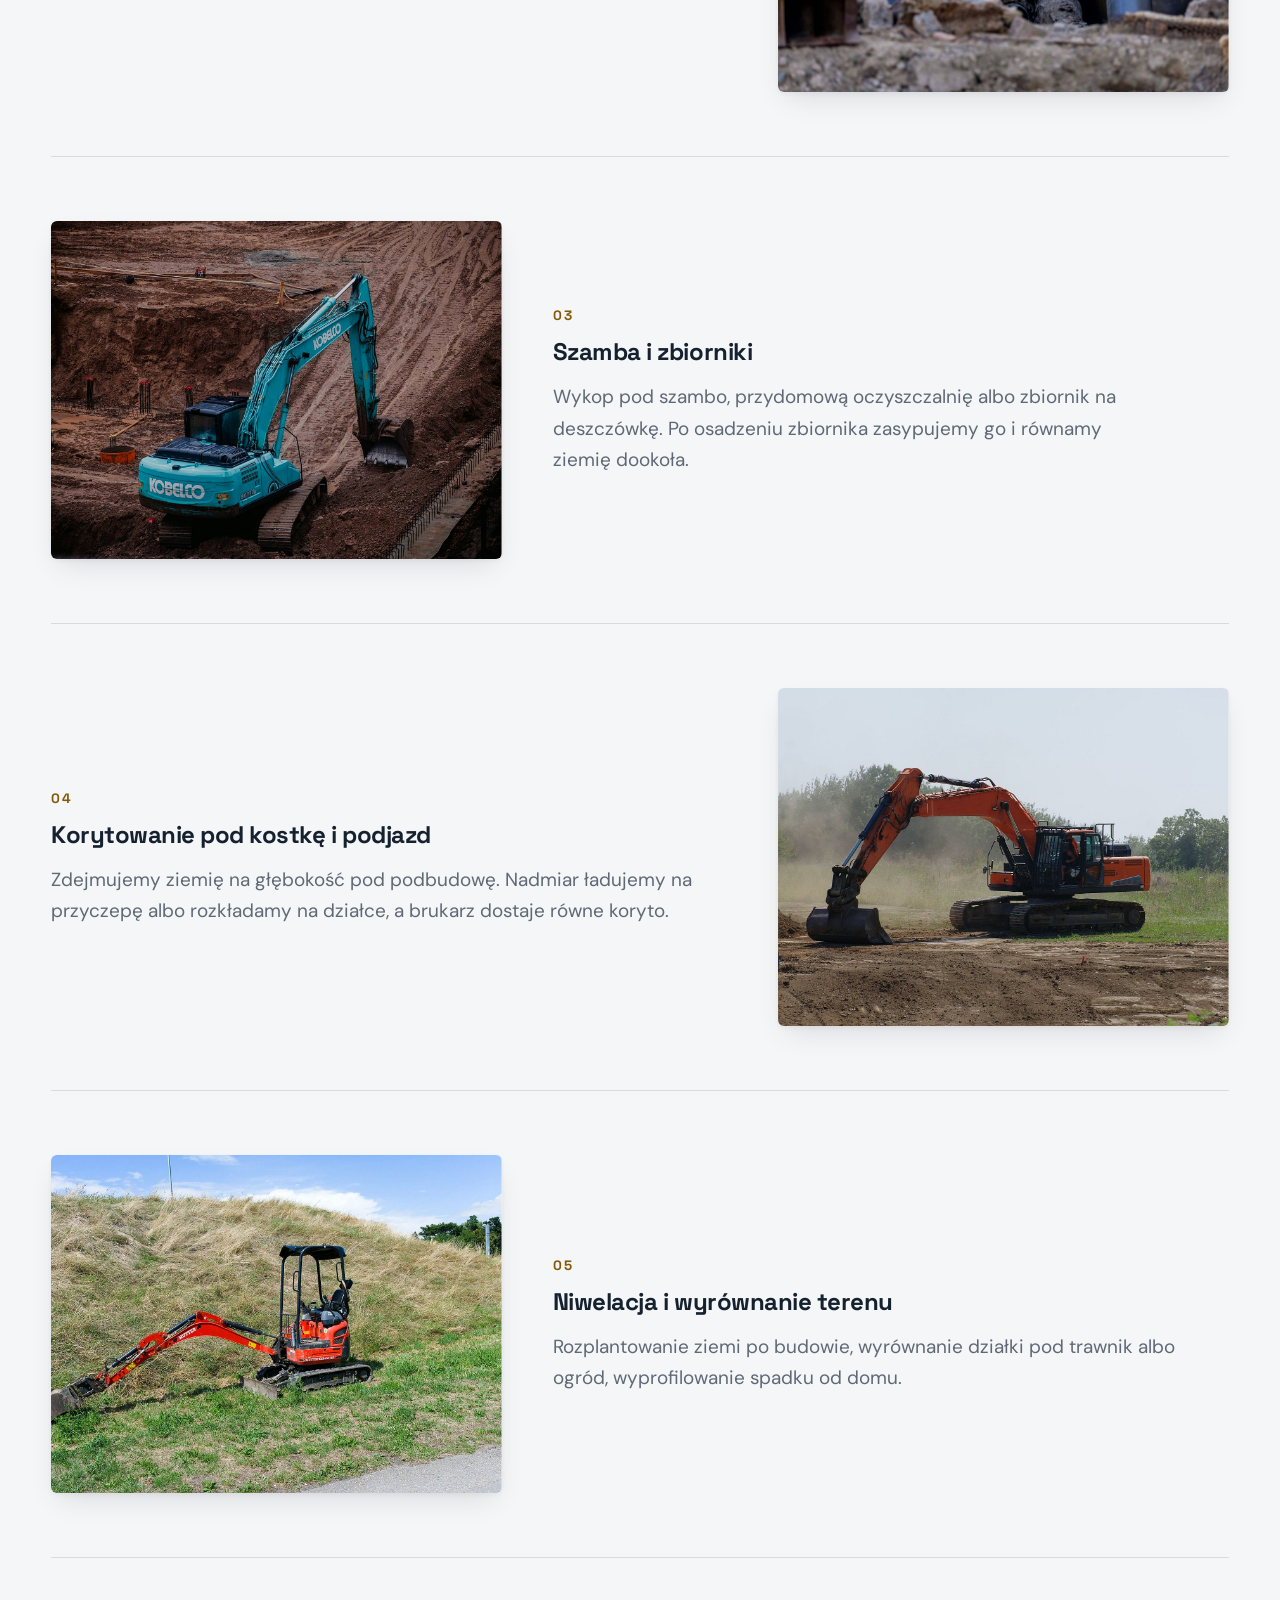
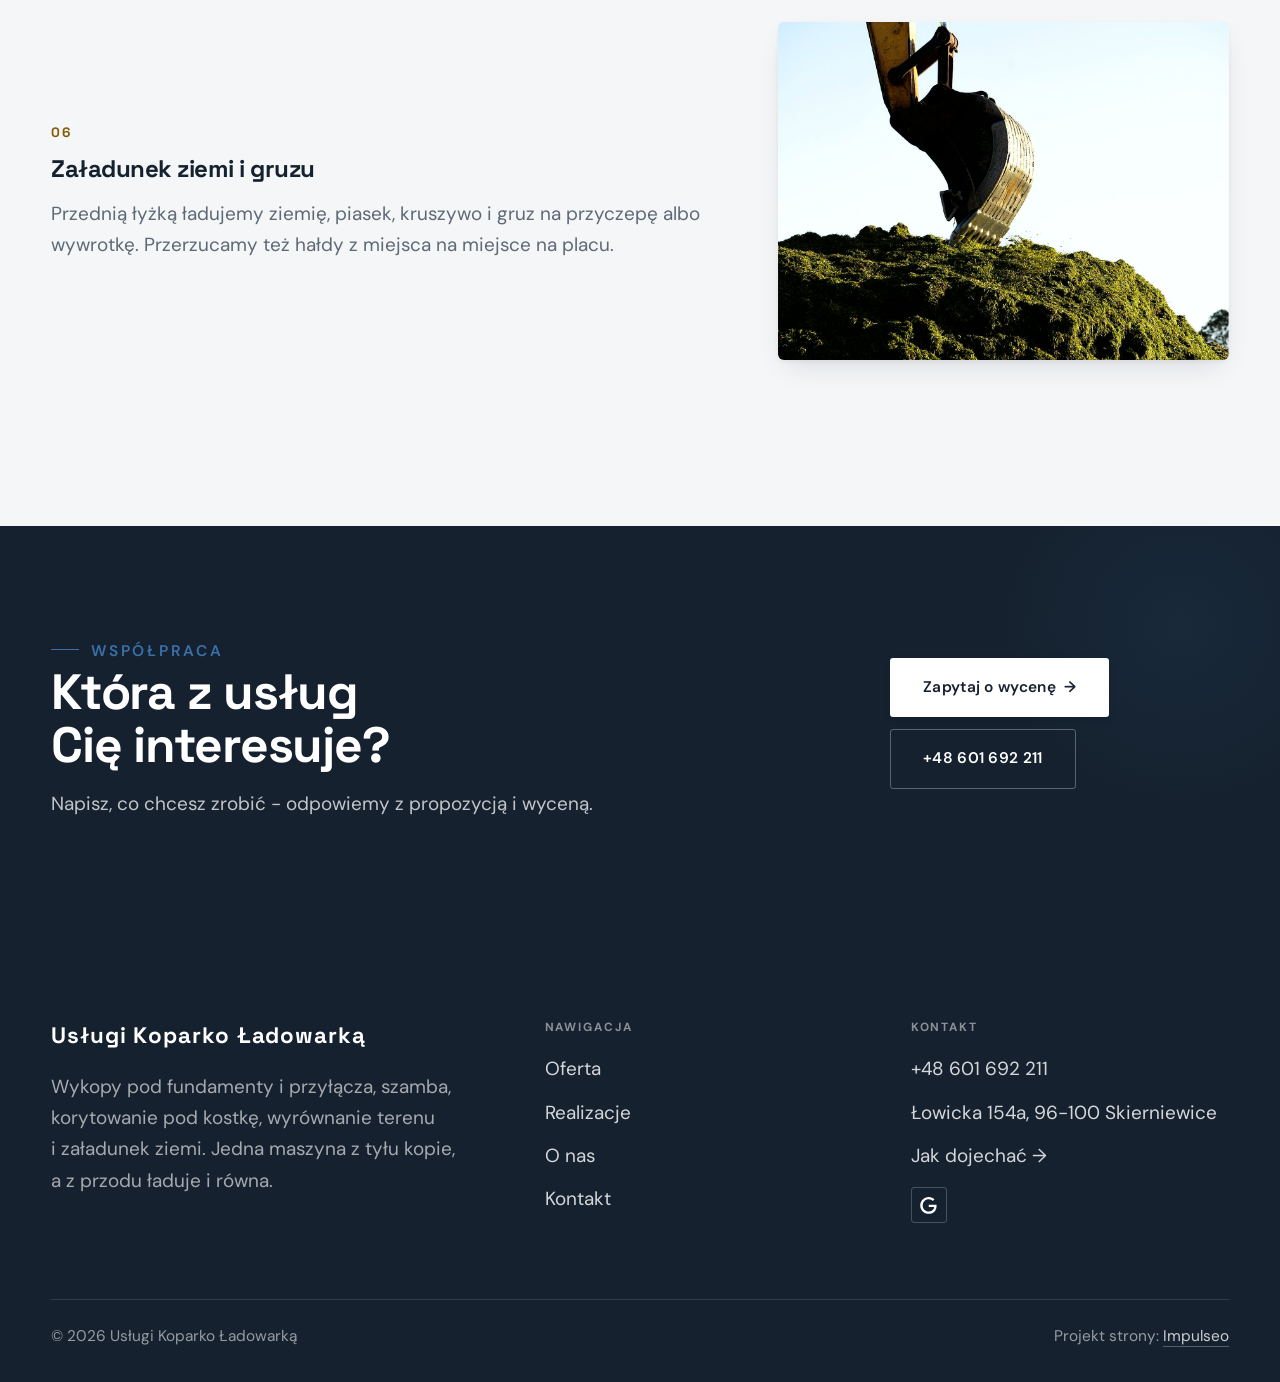
<file: oferta.html>
<!DOCTYPE html>
<html lang="pl">
<head>
<meta charset="UTF-8">
<meta name="viewport" content="width=device-width, initial-scale=1.0">
<title>Oferta - Usługi Koparko Ładowarką</title>
<meta name="description" content="Usługi koparko-ładowarką w Skierniewicach i okolicy: wykopy pod fundamenty i przyłącza, szamba, korytowanie pod kostkę, wyrównanie terenu, załadunek ziemi i gruzu. Zadzwoń: 601 692 211.">
<link rel="canonical" href="https://kris20032.github.io/uslugi-koparko-ladowarka-skierniewice/oferta.html">
<meta name="robots" content="noindex, nofollow">
<meta property="og:type" content="website">
<meta property="og:locale" content="pl_PL">
<meta property="og:site_name" content="Usługi Koparko Ładowarką">
<meta property="og:title" content="Oferta - Usługi Koparko Ładowarką">
<meta property="og:description" content="Usługi koparko-ładowarką w Skierniewicach i okolicy: wykopy pod fundamenty i przyłącza, szamba, korytowanie pod kostkę, wyrównanie terenu, załadunek ziemi i gruzu. Zadzwoń: 601 692 211.">
<meta property="og:url" content="https://kris20032.github.io/uslugi-koparko-ladowarka-skierniewice/oferta.html">
<meta property="og:image" content="https://kris20032.github.io/uslugi-koparko-ladowarka-skierniewice/img/og.jpg">
<meta property="og:image:width" content="1200">
<meta property="og:image:height" content="630">
<meta name="twitter:card" content="summary_large_image">
<link rel="preconnect" href="https://fonts.googleapis.com">
<link rel="preconnect" href="https://fonts.gstatic.com" crossorigin>
<link href="https://fonts.googleapis.com/css2?family=Space+Grotesk:wght@500;600;700&family=DM+Sans:opsz,wght@9..40,400;9..40,500;9..40,600&display=swap" rel="stylesheet">
<link rel="stylesheet" href="assets/styles.css?v=5f6a6f8d">
</head>
<body>

<header class="nav">
  <div class="wrap nav-inner">
    <a class="brand" href="index.html"><span class="name">Usługi Koparko Ładowarką</span><span class="sub">Skierniewice</span></a>
    <nav class="nav-links">
      <a href="oferta.html" class="active" aria-current="page">Oferta</a>
      <a href="realizacje.html">Realizacje</a>
      <a href="o-nas.html">O nas</a>
      <a href="kontakt.html">Kontakt</a>
      <a href="tel:+48601692211" class="btn btn-accent">Zadzwoń +48 601 692 211</a>
    </nav>
    <button class="nav-toggle" aria-label="Menu"><span></span><span></span><span></span></button>
  </div>
</header>

<main>
<section class="pagehead">
  <img src="img/g10.jpg" alt="Usługi Koparko Ładowarką - Co robimy koparko-ładowarką" width="1600" height="1066" decoding="async">
  <div class="wrap">
    <span class="eyebrow">Zakres prac</span>
    <h1>Co robimy koparko-ładowarką</h1>
    <p>Koparko-ładowarka ma łyżkę do kopania z tyłu i szeroką łyżkę ładującą z przodu. Dzięki temu na jednej działce robimy wykop, zasypkę i wyrównanie bez ściągania drugiej maszyny. Cenę podajemy po obejrzeniu terenu.</p>
  </div>
</section>
<section>
  <div class="wrap">
    <div class="svc-row reveal">
      <div class="svc-row-art"><img src="img/g1.jpg" alt="Wykopy pod fundamenty" loading="lazy" width="1600" height="956" decoding="async"></div>
      <div>
        <span class="num">01</span>
        <h3>Wykopy pod fundamenty</h3>
        <p class="muted">Wybieramy grunt pod ławy i płytę fundamentową na głębokość z projektu. Ziemię odkładamy w miejscu, które wskażesz, żeby wróciła potem do zasypki.</p>
      </div>
    </div>
    <div class="svc-row rev reveal">
      <div class="svc-row-art"><img src="img/g2.jpg" alt="Przyłącza i rowy" loading="lazy" width="1510" height="952" decoding="async"></div>
      <div>
        <span class="num">02</span>
        <h3>Przyłącza i rowy</h3>
        <p class="muted">Wąskie wykopy pod wodociąg, kanalizację, prąd i drenaż, od budynku do granicy działki. Po ułożeniu rur zasypujemy rów i wyrównujemy teren.</p>
      </div>
    </div>
    <div class="svc-row reveal">
      <div class="svc-row-art"><img src="img/g3.jpg" alt="Szamba i zbiorniki" loading="lazy" width="1600" height="1066" decoding="async"></div>
      <div>
        <span class="num">03</span>
        <h3>Szamba i zbiorniki</h3>
        <p class="muted">Wykop pod szambo, przydomową oczyszczalnię albo zbiornik na deszczówkę. Po osadzeniu zbiornika zasypujemy go i równamy ziemię dookoła.</p>
      </div>
    </div>
    <div class="svc-row rev reveal">
      <div class="svc-row-art"><img src="img/g8.jpg" alt="Korytowanie pod kostkę i podjazd" loading="lazy" width="1600" height="1067" decoding="async"></div>
      <div>
        <span class="num">04</span>
        <h3>Korytowanie pod kostkę i podjazd</h3>
        <p class="muted">Zdejmujemy ziemię na głębokość pod podbudowę. Nadmiar ładujemy na przyczepę albo rozkładamy na działce, a brukarz dostaje równe koryto.</p>
      </div>
    </div>
    <div class="svc-row reveal">
      <div class="svc-row-art"><img src="img/g4.jpg" alt="Niwelacja i wyrównanie terenu" loading="lazy" width="1600" height="1066" decoding="async"></div>
      <div>
        <span class="num">05</span>
        <h3>Niwelacja i wyrównanie terenu</h3>
        <p class="muted">Rozplantowanie ziemi po budowie, wyrównanie działki pod trawnik albo ogród, wyprofilowanie spadku od domu.</p>
      </div>
    </div>
    <div class="svc-row rev reveal">
      <div class="svc-row-art"><img src="img/g5.jpg" alt="Załadunek ziemi i gruzu" loading="lazy" width="1600" height="1066" decoding="async"></div>
      <div>
        <span class="num">06</span>
        <h3>Załadunek ziemi i gruzu</h3>
        <p class="muted">Przednią łyżką ładujemy ziemię, piasek, kruszywo i gruz na przyczepę albo wywrotkę. Przerzucamy też hałdy z miejsca na miejsce na placu.</p>
      </div>
    </div>
  </div>
</section>

<section class="cta">
  <div class="wrap">
    <div class="reveal">
      <span class="eyebrow">Współpraca</span>
      <h2>Która z usług Cię interesuje?</h2>
      <p>Napisz, co chcesz zrobić - odpowiemy z propozycją i wyceną.</p>
    </div>
    <div class="cta-actions reveal">
      <a href="kontakt.html" class="btn btn-light">Zapytaj o wycenę <span class="arr">→</span></a>
      <a href="tel:+48601692211" class="btn btn-ghost btn-ghost-cta">+48 601 692 211</a>
    </div>
  </div>
</section>
</main>

<footer>
  <div class="wrap">
    <div class="foot-grid">
      <div class="foot-brand">
        <div class="name">Usługi Koparko Ładowarką</div>
        <p>Wykopy pod fundamenty i przyłącza, szamba, korytowanie pod kostkę, wyrównanie terenu i załadunek ziemi. Jedna maszyna z tyłu kopie, a z przodu ładuje i równa.</p>
      </div>
      <div class="foot-col">
        <h4>Nawigacja</h4>
        <a href="oferta.html">Oferta</a>
        <a href="realizacje.html">Realizacje</a>
        <a href="o-nas.html">O nas</a>
        <a href="kontakt.html">Kontakt</a>
      </div>
      <div class="foot-col">
        <h4>Kontakt</h4>
        <a href="tel:+48601692211">+48 601 692 211</a>
        <p>Łowicka 154a, 96-100 Skierniewice</p>
        <a href="https://maps.google.com/?cid=3169777366923195818&g_mp=Cidnb29nbGUubWFwcy5wbGFjZXMudjEuUGxhY2VzLlNlYXJjaFRleHQQAhgEIAA" target="_blank" rel="noopener">Jak dojechać →</a>
      <div class="foot-soc">
        <a class="soc" href="https://maps.google.com/?cid=3169777366923195818&g_mp=Cidnb29nbGUubWFwcy5wbGFjZXMudjEuUGxhY2VzLlNlYXJjaFRleHQQAhgEIAA" target="_blank" rel="noopener" aria-label="Google - Usługi Koparko Ładowarką"><svg viewBox="0 0 24 24" aria-hidden="true" focusable="false"><path d="M12.48 10.92v3.28h7.84c-.24 1.84-.853 3.187-1.787 4.133-1.147 1.147-2.933 2.4-6.053 2.4-4.827 0-8.6-3.893-8.6-8.72s3.773-8.72 8.6-8.72c2.6 0 4.507 1.027 5.907 2.347l2.307-2.307C18.747 1.44 16.133 0 12.48 0 5.867 0 .307 5.387.307 12s5.56 12 12.173 12c3.573 0 6.267-1.173 8.373-3.36 2.16-2.16 2.84-5.213 2.84-7.667 0-.76-.053-1.467-.173-2.053H12.48z" fill="currentColor"/></svg></a>
      </div>
      </div>
    </div>
    <div class="foot-bot">
      <span>© 2026 Usługi Koparko Ładowarką</span>
      <span>Projekt strony: <a class="foot-credit" href="https://impulseo.pl" target="_blank" rel="noopener">Impulseo</a></span>
    </div>
  </div>
</footer>
<div class="sticky-call"><a class="sc-call" href="tel:+48601692211"><svg class="ico-tel" width="16" height="16" viewBox="0 0 24 24" fill="none" aria-hidden="true"><path d="M6.6 10.8a15.5 15.5 0 0 0 6.6 6.6l2.2-2.2a1 1 0 0 1 1-.24 11.4 11.4 0 0 0 3.6.58 1 1 0 0 1 1 1V20a1 1 0 0 1-1 1A17 17 0 0 1 3 4a1 1 0 0 1 1-1h3.5a1 1 0 0 1 1 1c0 1.25.2 2.46.58 3.6a1 1 0 0 1-.25 1l-2.23 2.2Z" fill="currentColor"/></svg> Zadzwoń</a><a class="sc-quote" href="kontakt.html">Zapytaj o wycenę</a></div>
<div class="demo-wazne" data-do="2026-10-25" data-cykl="3" hidden><svg class="dw-ico" width="13" height="13" viewBox="0 0 24 24" fill="none" aria-hidden="true"><circle cx="12" cy="12" r="8.6" stroke="currentColor" stroke-width="1.8"/><path d="M12 7.2V12l3.3 2" stroke="currentColor" stroke-width="1.8" stroke-linecap="round"/></svg><span class="dw-txt"></span></div>

<script src="assets/main.js"></script>
</body>
</html>
</file>
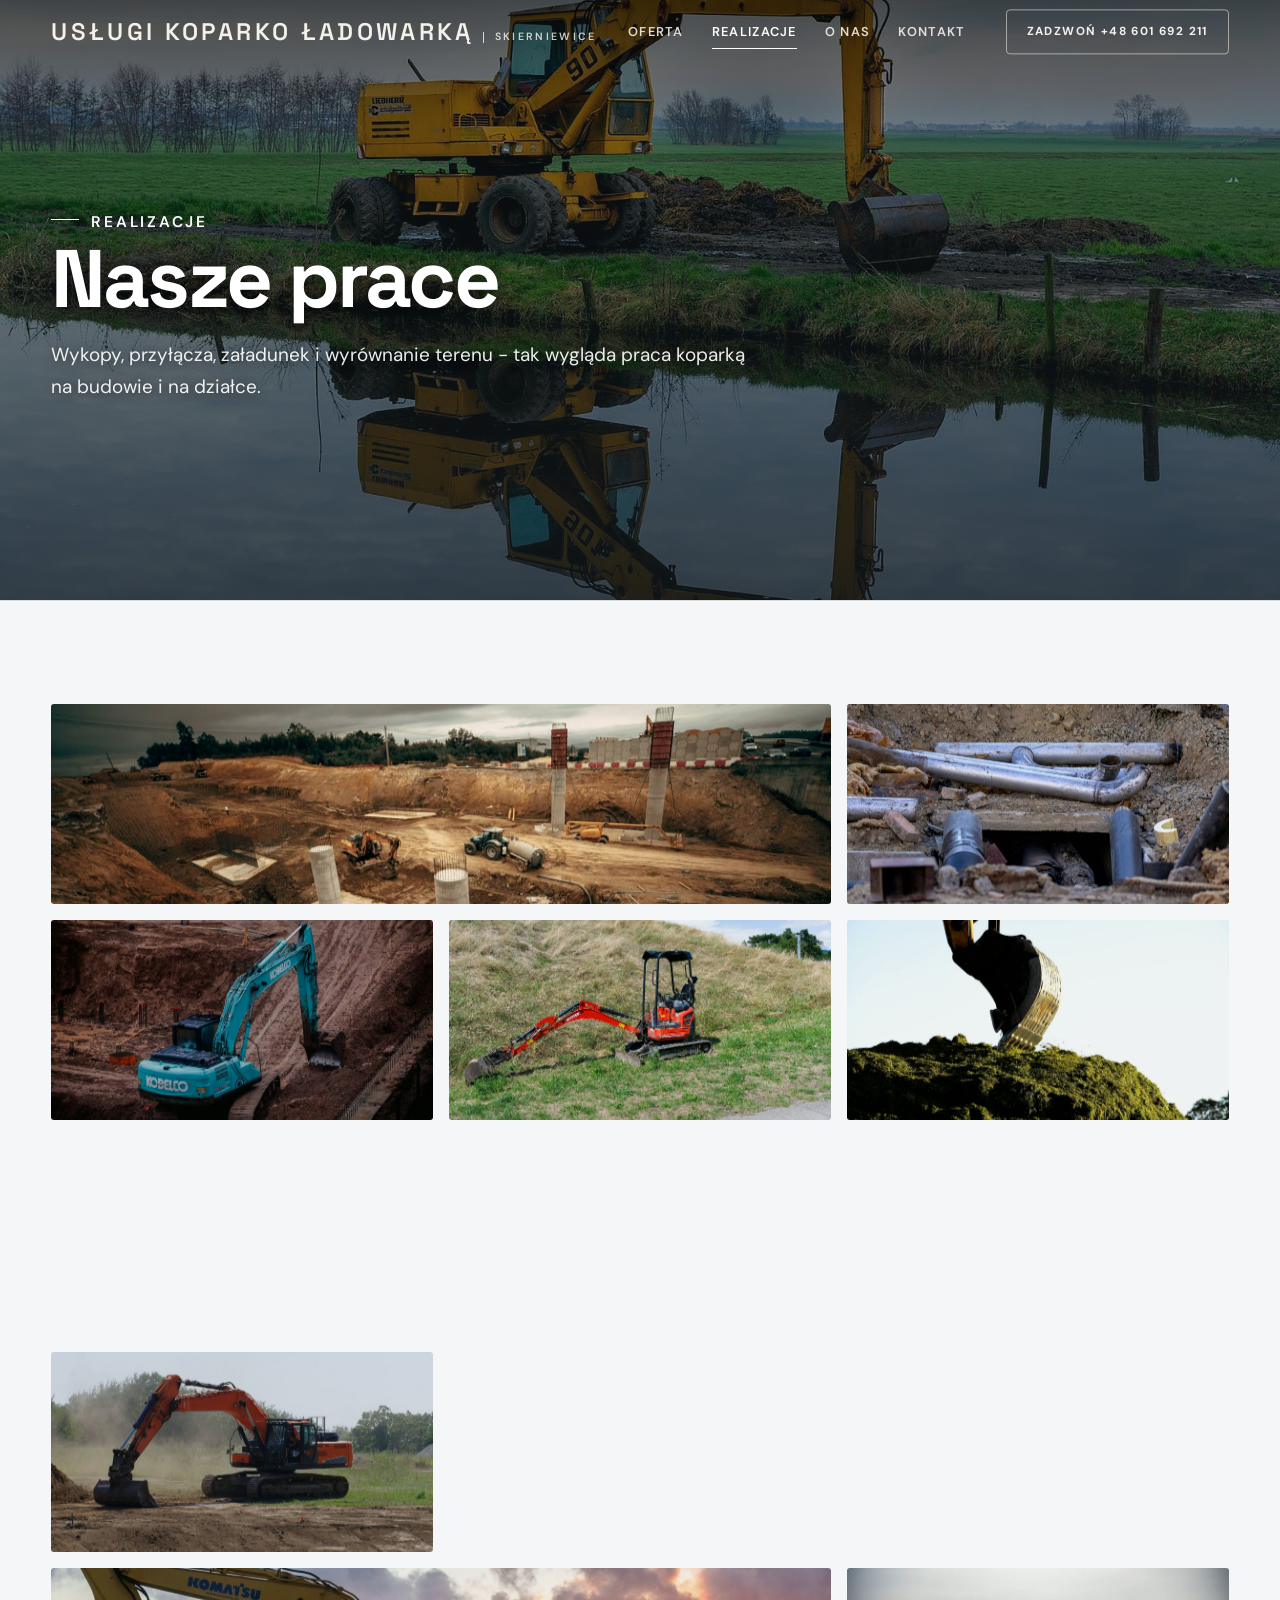
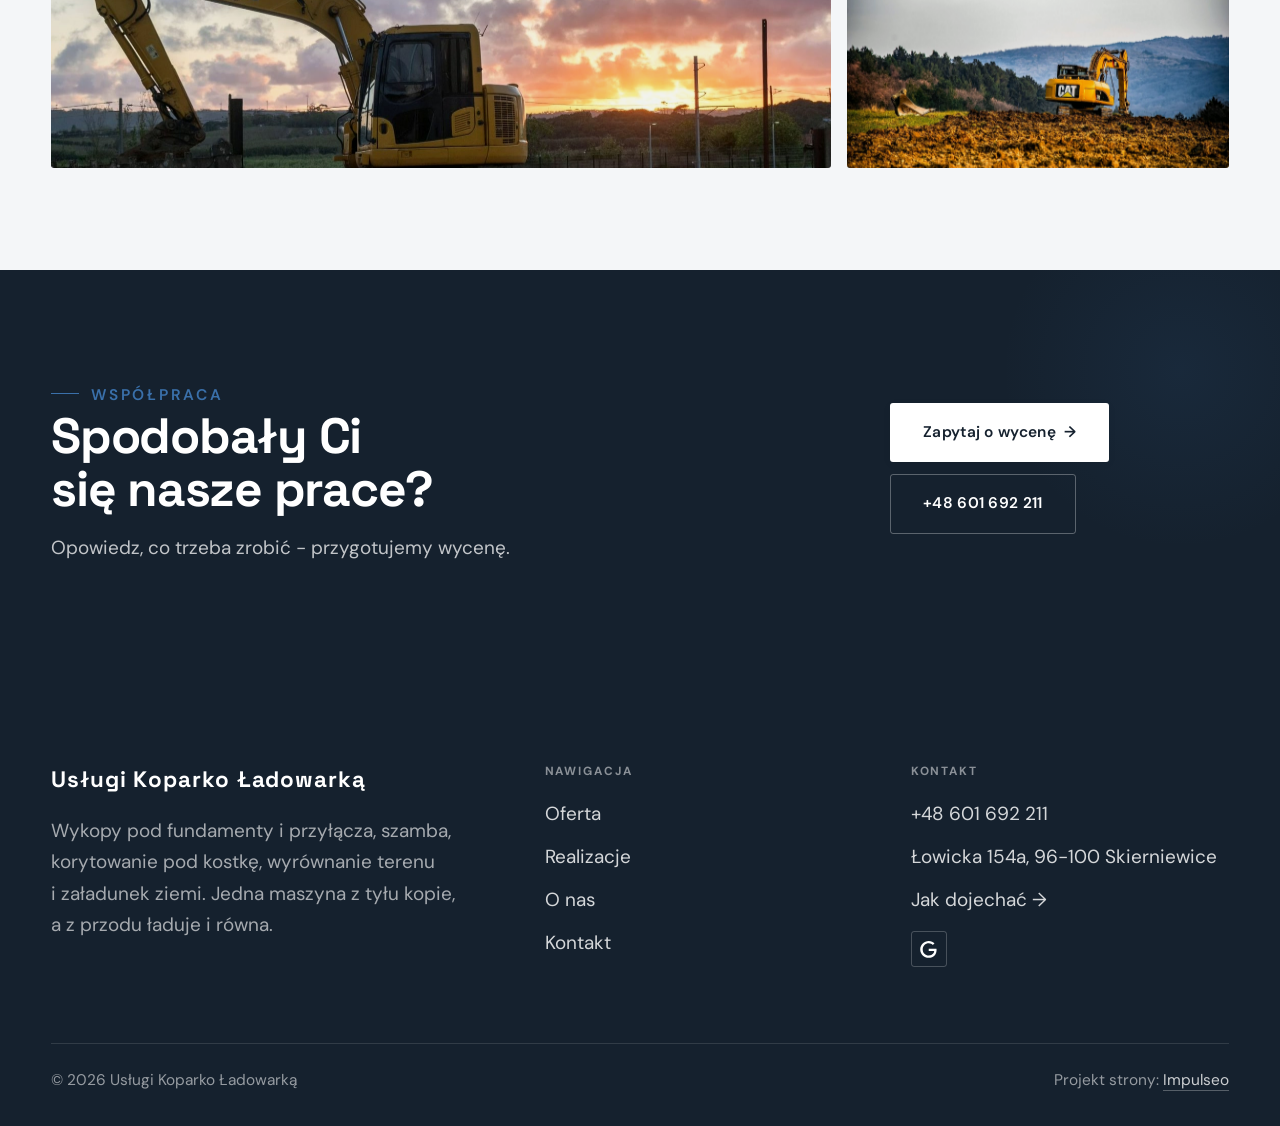
<file: realizacje.html>
<!DOCTYPE html>
<html lang="pl">
<head>
<meta charset="UTF-8">
<meta name="viewport" content="width=device-width, initial-scale=1.0">
<title>Realizacje - Usługi Koparko Ładowarką</title>
<meta name="description" content="Realizacje Usługi Koparko Ładowarką: Wykop pod fundamenty, Rury w wykopie pod przyłącza, Koparka w głębokim wykopie, Profilowanie skarpy, Łyżka nad hałdą ziemi">
<link rel="canonical" href="https://kris20032.github.io/uslugi-koparko-ladowarka-skierniewice/realizacje.html">
<meta name="robots" content="noindex, nofollow">
<meta property="og:type" content="website">
<meta property="og:locale" content="pl_PL">
<meta property="og:site_name" content="Usługi Koparko Ładowarką">
<meta property="og:title" content="Realizacje - Usługi Koparko Ładowarką">
<meta property="og:description" content="Realizacje Usługi Koparko Ładowarką: Wykop pod fundamenty, Rury w wykopie pod przyłącza, Koparka w głębokim wykopie, Profilowanie skarpy, Łyżka nad hałdą ziemi">
<meta property="og:url" content="https://kris20032.github.io/uslugi-koparko-ladowarka-skierniewice/realizacje.html">
<meta property="og:image" content="https://kris20032.github.io/uslugi-koparko-ladowarka-skierniewice/img/og.jpg">
<meta property="og:image:width" content="1200">
<meta property="og:image:height" content="630">
<meta name="twitter:card" content="summary_large_image">
<link rel="preconnect" href="https://fonts.googleapis.com">
<link rel="preconnect" href="https://fonts.gstatic.com" crossorigin>
<link href="https://fonts.googleapis.com/css2?family=Space+Grotesk:wght@500;600;700&family=DM+Sans:opsz,wght@9..40,400;9..40,500;9..40,600&display=swap" rel="stylesheet">
<link rel="stylesheet" href="assets/styles.css?v=5f6a6f8d">
</head>
<body>

<header class="nav">
  <div class="wrap nav-inner">
    <a class="brand" href="index.html"><span class="name">Usługi Koparko Ładowarką</span><span class="sub">Skierniewice</span></a>
    <nav class="nav-links">
      <a href="oferta.html">Oferta</a>
      <a href="realizacje.html" class="active" aria-current="page">Realizacje</a>
      <a href="o-nas.html">O nas</a>
      <a href="kontakt.html">Kontakt</a>
      <a href="tel:+48601692211" class="btn btn-accent">Zadzwoń +48 601 692 211</a>
    </nav>
    <button class="nav-toggle" aria-label="Menu"><span></span><span></span><span></span></button>
  </div>
</header>

<main>
<section class="pagehead">
  <img src="img/about.jpg" alt="Usługi Koparko Ładowarką - Nasze prace" width="1600" height="1066" decoding="async">
  <div class="wrap">
    <span class="eyebrow">Realizacje</span>
    <h1>Nasze prace</h1>
    <p>Wykopy, przyłącza, załadunek i wyrównanie terenu - tak wygląda praca koparką na budowie i na działce.</p>
  </div>
</section>
<section>
  <div class="wrap">
    <div class="gallery">
      <div class="tile t-two3 reveal"><img src="img/g1.jpg" alt="Usługi Koparko Ładowarką" loading="lazy" width="1600" height="956" decoding="async"></div>
      <div class="tile t-third reveal"><img src="img/g2.jpg" alt="Usługi Koparko Ładowarką" loading="lazy" width="1510" height="952" decoding="async"></div>
      <div class="tile t-third reveal"><img src="img/g3.jpg" alt="Usługi Koparko Ładowarką" loading="lazy" width="1600" height="1066" decoding="async"></div>
      <div class="tile t-third reveal"><img src="img/g4.jpg" alt="Usługi Koparko Ładowarką" loading="lazy" width="1600" height="1066" decoding="async"></div>
      <div class="tile t-third reveal"><img src="img/g5.jpg" alt="Usługi Koparko Ładowarką" loading="lazy" width="1600" height="1066" decoding="async"></div>
      <div class="tile t-third reveal"><img src="img/g6.jpg" alt="Usługi Koparko Ładowarką" loading="lazy" width="1600" height="1066" decoding="async"></div>
      <div class="tile t-two3 reveal"><img src="img/g7.jpg" alt="Usługi Koparko Ładowarką" loading="lazy" width="1510" height="952" decoding="async"></div>
      <div class="tile t-third reveal"><img src="img/g8.jpg" alt="Usługi Koparko Ładowarką" loading="lazy" width="1600" height="1067" decoding="async"></div>
      <div class="tile t-third reveal"><img src="img/g9.jpg" alt="Usługi Koparko Ładowarką" loading="lazy" width="1600" height="1066" decoding="async"></div>
      <div class="tile t-third reveal"><img src="img/g10.jpg" alt="Usługi Koparko Ładowarką" loading="lazy" width="1600" height="1066" decoding="async"></div>
      <div class="tile t-two3 reveal"><img src="img/g11.jpg" alt="Usługi Koparko Ładowarką" loading="lazy" width="1538" height="994" decoding="async"></div>
      <div class="tile t-third reveal"><img src="img/g12.jpg" alt="Usługi Koparko Ładowarką" loading="lazy" width="1600" height="1068" decoding="async"></div>
    </div>
  </div>
</section>
<section class="cta">
  <div class="wrap">
    <div class="reveal">
      <span class="eyebrow">Współpraca</span>
      <h2>Spodobały Ci się nasze prace?</h2>
      <p>Opowiedz, co trzeba zrobić - przygotujemy wycenę.</p>
    </div>
    <div class="cta-actions reveal">
      <a href="kontakt.html" class="btn btn-light">Zapytaj o wycenę <span class="arr">→</span></a>
      <a href="tel:+48601692211" class="btn btn-ghost btn-ghost-cta">+48 601 692 211</a>
    </div>
  </div>
</section>
</main>

<footer>
  <div class="wrap">
    <div class="foot-grid">
      <div class="foot-brand">
        <div class="name">Usługi Koparko Ładowarką</div>
        <p>Wykopy pod fundamenty i przyłącza, szamba, korytowanie pod kostkę, wyrównanie terenu i załadunek ziemi. Jedna maszyna z tyłu kopie, a z przodu ładuje i równa.</p>
      </div>
      <div class="foot-col">
        <h4>Nawigacja</h4>
        <a href="oferta.html">Oferta</a>
        <a href="realizacje.html">Realizacje</a>
        <a href="o-nas.html">O nas</a>
        <a href="kontakt.html">Kontakt</a>
      </div>
      <div class="foot-col">
        <h4>Kontakt</h4>
        <a href="tel:+48601692211">+48 601 692 211</a>
        <p>Łowicka 154a, 96-100 Skierniewice</p>
        <a href="https://maps.google.com/?cid=3169777366923195818&g_mp=Cidnb29nbGUubWFwcy5wbGFjZXMudjEuUGxhY2VzLlNlYXJjaFRleHQQAhgEIAA" target="_blank" rel="noopener">Jak dojechać →</a>
      <div class="foot-soc">
        <a class="soc" href="https://maps.google.com/?cid=3169777366923195818&g_mp=Cidnb29nbGUubWFwcy5wbGFjZXMudjEuUGxhY2VzLlNlYXJjaFRleHQQAhgEIAA" target="_blank" rel="noopener" aria-label="Google - Usługi Koparko Ładowarką"><svg viewBox="0 0 24 24" aria-hidden="true" focusable="false"><path d="M12.48 10.92v3.28h7.84c-.24 1.84-.853 3.187-1.787 4.133-1.147 1.147-2.933 2.4-6.053 2.4-4.827 0-8.6-3.893-8.6-8.72s3.773-8.72 8.6-8.72c2.6 0 4.507 1.027 5.907 2.347l2.307-2.307C18.747 1.44 16.133 0 12.48 0 5.867 0 .307 5.387.307 12s5.56 12 12.173 12c3.573 0 6.267-1.173 8.373-3.36 2.16-2.16 2.84-5.213 2.84-7.667 0-.76-.053-1.467-.173-2.053H12.48z" fill="currentColor"/></svg></a>
      </div>
      </div>
    </div>
    <div class="foot-bot">
      <span>© 2026 Usługi Koparko Ładowarką</span>
      <span>Projekt strony: <a class="foot-credit" href="https://impulseo.pl" target="_blank" rel="noopener">Impulseo</a></span>
    </div>
  </div>
</footer>
<div class="sticky-call"><a class="sc-call" href="tel:+48601692211"><svg class="ico-tel" width="16" height="16" viewBox="0 0 24 24" fill="none" aria-hidden="true"><path d="M6.6 10.8a15.5 15.5 0 0 0 6.6 6.6l2.2-2.2a1 1 0 0 1 1-.24 11.4 11.4 0 0 0 3.6.58 1 1 0 0 1 1 1V20a1 1 0 0 1-1 1A17 17 0 0 1 3 4a1 1 0 0 1 1-1h3.5a1 1 0 0 1 1 1c0 1.25.2 2.46.58 3.6a1 1 0 0 1-.25 1l-2.23 2.2Z" fill="currentColor"/></svg> Zadzwoń</a><a class="sc-quote" href="kontakt.html">Zapytaj o wycenę</a></div>
<div class="demo-wazne" data-do="2026-10-25" data-cykl="3" hidden><svg class="dw-ico" width="13" height="13" viewBox="0 0 24 24" fill="none" aria-hidden="true"><circle cx="12" cy="12" r="8.6" stroke="currentColor" stroke-width="1.8"/><path d="M12 7.2V12l3.3 2" stroke="currentColor" stroke-width="1.8" stroke-linecap="round"/></svg><span class="dw-txt"></span></div>

<script src="assets/main.js"></script>
</body>
</html>
</file>
<file: assets/styles.css>
/* ============================================================
   STOLBASZ — premium, architektoniczny B2B fit-out
   Jasna paleta, zero brązu. System wg premium-web-craft.
   Projekt strony: Impulseo (impulseo.pl)
   ============================================================ */

:root{
  /* PALETA — jasna, architektoniczna, chłodna */
  --paper:#F4F6F8;          /* główne tło */
  --paper-2:#E7EBEF;        /* sekcje alternatywne (chłodny jasny szary) */
  --paper-3:#E7EBEF;        /* delikatne wypełnienia */
  --ink:#15212E;            /* tekst główny — chłodny grafit */
  --ink-soft:#243443;       /* nagłówki drugorzędne */
  --muted:#6B7785;          /* tekst poboczny */
  --line:rgba(21,33,46,.12);/* hairline */
  --accent:#E8A317;         /* stonowany petrol-slate — jedyny akcent */
  --accent-d:#C9870C;
  --accent-soft:rgba(232,163,23,.10);
  --dark:#15212E;           /* sekcje ciemne (stopka/CTA) */

  /* HOVER ZDJĘĆ — JEDEN standard dla całego silnika (decyzja K. 04.08.2026, artefakt z wariantami).
     AKTUALNE (K.+Szymon 09.08.2026, wybór z artefaktu 6 wariantów): zoom 1.05 przy 1.4s -
     przy tak długim czasie mocniejszy kadr NIE skacze, tylko „oddycha". Poprzedni standard
     (1.02 / .55s z 04.08) odbierany jako dynamiczny i szybki.
     Spoczynek lekko przygaszony, ale TYLKO tam, gdzie jest mysz (@media hover:hover) —
     na telefonie zdjęcia zostają w pełnej jasności. */
  --img-zoom:1.05;                   /* K.+Szymon 09.08: wariant F z artefaktu porównawczego */
  --img-rest:brightness(.95) saturate(.99);
  --img-hot:brightness(1.06) saturate(1.05);
  --img-dur:1.4s;                    /* K.+Szymon 09.08 (wariant F): powoli = elegancko */
  --img-ease:cubic-bezier(.16,.84,.44,1);  /* miękki ogon, efekt „oddychania" */

  /* ODSTĘPY — skala 4/8 */
  --space-1:4px; --space-2:8px; --space-3:12px; --space-4:16px; --space-5:24px;
  --space-6:32px; --space-7:48px; --space-8:64px; --space-9:96px; --space-10:128px;

  /* TYPOGRAFIA — fluid clamp() (skala podbita 16.07.2026: większe, czytelniejsze litery — uwaga Adama) */
  --text-sm:clamp(.9rem,.87rem + .12vw,1rem);
  --text-base:clamp(1.08rem,1.04rem + .18vw,1.2rem);
  --text-lg:clamp(1.24rem,1.15rem + .34vw,1.44rem);
  --text-h3:clamp(1.34rem,1.22rem + .55vw,1.66rem);
  --text-h2:clamp(2.1rem,1.66rem + 2.1vw,3.1rem);
  --text-h1:clamp(2.9rem,2.1rem + 4vw,5.1rem);

  /* PROMIENIE — architektoniczne, raczej ostre */
  --r-sm:3px; --r-md:6px; --r-lg:10px;

  /* RUCH */
  --ease:cubic-bezier(.25,.46,.45,.94); --dur:.24s;

  /* CIENIE — miękkie, warstwowe */
  --sh-sm:0 1px 2px rgba(16,24,32,.04), 0 2px 8px rgba(16,24,32,.05);
  --sh-md:0 2px 6px rgba(16,24,32,.05), 0 12px 28px -8px rgba(16,24,32,.12);
  --sh-lg:0 6px 14px rgba(16,24,32,.07), 0 26px 56px -18px rgba(16,24,32,.22);

  --hairline:1px solid var(--line);

  --font-display:'Space Grotesk','Inter',sans-serif;
  --font-body:'DM Sans','Inter',sans-serif;
}

*{box-sizing:border-box;margin:0;padding:0}
html{scroll-behavior:smooth}
body{
  font-family:var(--font-body);
  font-size:var(--text-base);
  line-height:1.65;
  color:var(--ink);
  background:var(--paper);
  -webkit-font-smoothing:antialiased;
  text-rendering:optimizeLegibility;
}
img{max-width:100%;height:auto;display:block}  /* height:auto = width/height z atrybutów trzyma proporcje (TOP#12) */
a{color:inherit;text-decoration:none}

.wrap{width:min(92%,1180px);margin-inline:auto}
section{padding-block:clamp(52px,6.5vw,96px)}

h1,h2,h3{font-family:var(--font-display);font-weight:700;line-height:1.08;letter-spacing:-.02em;color:var(--ink)}
h1{font-size:var(--text-h1);letter-spacing:-.035em}
h2{font-size:var(--text-h2);letter-spacing:-.025em}
h3{font-size:var(--text-h3)}
/* MIARA — długość wiersza. WCAG 2.2 SC 1.4.8: max 80 znaków; Butterick: 45–90.
   68ch daje realnie 72–78 znaków polskiego tekstu, czyli z zapasem pod granicą.
   Wcześniej limit miał TYLKO <p> — <li>, <blockquote> i <dd> nie miały żadnego,
   i to jedyny powód, dla którego 23 bloki na dwóch oddanych stronach jadą po
   83–106 znaków w wierszu (pomiar 07.08.2026, bramka `miara`).
   ⚠️ Listy i definicje ograniczamy TYLKO bez klasy: `ul`/`ol` z klasą to u nas
   układ (siatki kafli, menu), a nie tekst ciągły — tam miarę wyznacza układ. */
/* 60ch, nie 68ch (K. 10.08): po zmianie fontów na węższe kroje (DM Sans i spółka)
   w 68ch mieściło się ~90 znaków - bramka pikselowa słusznie zgłaszała przekroczenie
   granicy 80. Pomiar na żywej przeglądarce: 60ch = 90 znaków, 53ch = ~78 znaków, czyli normę WCAG 1.4.8. */
:root{ --miara:53ch }
p{max-width:min(100%,var(--miara))}
blockquote,
ul:not([class])>li, ol:not([class])>li,
dl:not([class])>dd{max-width:min(100%,var(--miara))}

/* ⚠️ Świadomie BEZ wyjątku `.tile p,.card p,.svc p{max-width:none}`, choć nasuwa się sam:
   te akapity BYŁY już ograniczone (stare `p{max-width:65ch}`), więc „wyjątek" nie odblokowałby
   niczego nowego — tylko ROZLUŹNIŁ stan sprzed zmiany na wszystkich demach naraz.
   `figcaption` żadna z reguł wyżej nie dotyczy, więc też nie potrzebuje zwolnienia. */

/* ŁAMANIE. `balance` wyrównuje długości wierszy w nagłówku, `pretty` pilnuje ostatniego
   wiersza akapitu, żeby nie został w nim jeden wyraz. Obsługiwane od Chrome 117 /
   Safari 17.5; starsze przeglądarki po prostu ignorują tę własność.
   `text-wrap:pretty` nie występowało dotąd ANI RAZ w silniku ani w repo klientów. */
h1,h2,h3,.lead,.lede{text-wrap:balance}
p,li,blockquote,dd{text-wrap:pretty}

.eyebrow{
  font-family:var(--font-body);
  font-size:var(--text-sm);
  font-weight:600;
  letter-spacing:.18em;
  text-transform:uppercase;
  color:var(--accent);
  display:inline-flex;align-items:center;gap:var(--space-3);
}
/* flex:none + margin-top = kreska trzyma się PIERWSZEJ linii. Wcześniej align-items:center
   centrowało ją względem całego bloku i przy zawinięciu (długi kicker typu
   „…WNĘTRZ · LESZNO · OD 2019") druga linia lądowała z brzydkim wcięciem. */
.eyebrow{align-items:flex-start}
.eyebrow>*,.eyebrow{text-wrap:balance}   /* dlugi kicker lamal sie na sierote typu samo „2019" w drugiej linii */
.eyebrow::before{content:"";width:28px;height:1px;background:var(--accent);display:inline-block;flex:none;margin-top:.62em}

.muted{color:var(--muted)}
.lead{font-size:var(--text-lg);line-height:1.55;color:var(--ink-soft);max-width:50ch}

/* ---------- BUTTONS ---------- */
.btn{
  display:inline-flex;align-items:center;gap:var(--space-2);
  font-weight:600;font-size:var(--text-sm);letter-spacing:.02em;
  padding:var(--space-4) var(--space-6);
  border-radius:var(--r-sm);
  transition:transform var(--dur) var(--ease),box-shadow var(--dur) var(--ease),background var(--dur) var(--ease);
  cursor:pointer;border:1px solid transparent;
}
.btn-accent{background:var(--accent);color:#fff;box-shadow:var(--sh-sm)}
.btn-accent:hover{background:var(--accent-d);transform:translateY(-2px);box-shadow:var(--sh-md)}
.btn-accent:active{transform:translateY(0);box-shadow:var(--sh-sm)}
.btn-ghost{background:transparent;color:var(--ink);border-color:var(--line)}
.btn-ghost:hover{border-color:var(--accent);color:var(--accent);transform:translateY(-2px)}
.btn-light{background:#fff;color:var(--ink);box-shadow:var(--sh-sm)}
.btn-light:hover{transform:translateY(-2px);box-shadow:var(--sh-md)}
.btn .arr{transition:transform var(--dur) var(--ease)}
.btn:hover .arr{transform:translateX(4px)}

/* ---------- NAV ---------- */
.nav{
  position:sticky;top:0;z-index:50;
  background:color-mix(in srgb,var(--paper) 88%,transparent);
  backdrop-filter:saturate(140%) blur(10px);
  border-bottom:var(--hairline);
}
.nav-inner{display:flex;align-items:center;justify-content:space-between;gap:var(--space-5);height:72px}
/* ANTY-NACHODZENIE (K. 05.08.2026): długa nazwa firmy + przycisk z pełnym numerem nie mieściły się w pasku
   i flex ściskał linki PONIŻEJ ich treści - "Kontakt" wchodził na ramkę "Zadzwoń +48 ...". Teraz ustępuje
   nazwa marki (skrót wielokropkiem), a menu i przycisk nigdy się nie kurczą ani nie zachodzą na siebie. */
.brand{display:flex;flex-direction:column;line-height:1;min-width:0;flex:0 1 auto}
.brand .name{font-family:var(--font-display);font-weight:800;font-size:1.35rem;letter-spacing:.04em;white-space:nowrap;overflow:hidden;text-overflow:ellipsis}
.brand .sub{font-size:.62rem;letter-spacing:.34em;text-transform:uppercase;color:var(--muted);margin-top:5px;white-space:nowrap;overflow:hidden;text-overflow:ellipsis}
.nav-links{display:flex;align-items:center;gap:var(--space-6);flex:0 0 auto}
.nav-links a{font-size:var(--text-sm);font-weight:500;color:var(--ink-soft);position:relative;padding-block:4px;white-space:nowrap;transition:color var(--dur) var(--ease)}
.nav-links a::after{content:"";position:absolute;left:0;bottom:0;width:0;height:1.5px;background:var(--accent);transition:width var(--dur) var(--ease)}
.nav-links a:hover,.nav-links a.active{color:var(--ink)}
.nav-links a:hover::after,.nav-links a.active::after{width:100%}
.nav-links .btn{padding:var(--space-2) var(--space-5)}
/* przyciski w nav: właściwy kolor (przebij .nav-links a) + bez podkreślenia */
.nav-links a.btn-accent{color:#fff}
.nav-links a.btn-ghost,.nav-links a.btn-light{color:var(--ink)}
/* CTA w pasku: NIE podkreślenie spod linków menu, ale ten sam przelatujący błysk,
   co na wszystkich innych przyciskach (zgłoszenie K. 13.08.2026 - „na hero jest efekt
   światła przechodzącego przez przycisk, na navbarze go nie ma, a mają być identyczne").
   Reguła `.nav-links a::after` jest silniejsza od `.btn::after`, więc trzeba jej
   geometrię wyzerować i wpisać połysk z nazwy - samo `display:none` gasiło efekt. */
.nav-links a.btn::after{
  display:block;content:"";position:absolute;inset:0;z-index:-1;pointer-events:none;
  width:auto;height:auto;border-radius:inherit;   /* kasuje geometrię podkreślenia (width:0;height:1.5px) */
  background:linear-gradient(100deg,transparent 32%,rgba(255,255,255,.20) 50%,transparent 68%);
  translate:-120% 0}
@media (prefers-reduced-motion:no-preference){
  .nav-links a.btn:hover::after{translate:120% 0;transition:translate .75s var(--mt-ease,cubic-bezier(.16,.84,.44,1))}
}
.nav-toggle{display:none;background:none;border:none;cursor:pointer;flex-direction:column;gap:5px;padding:8px}
.nav-toggle span{width:24px;height:2px;background:var(--ink);transition:var(--dur)}
/* Ciasny zakres MIĘDZY menu mobilnym a pełnym pulpitem: zbijamy odstępy i nazwę marki,
   żeby wszystko zmieściło się naturalnie, zanim w ogóle dojdzie do skracania wielokropkiem. */
@media(max-width:1280px) and (min-width:921px){
  .nav-links{gap:var(--space-4)}
  .nav-links .btn{padding:var(--space-2) var(--space-4)}
  .brand .name{font-size:1.15rem}
}

/* ---------- HERO (split) ---------- */
.hero{position:relative;overflow:hidden;border-bottom:var(--hairline)}
.hero-grid{display:grid;grid-template-columns:1.05fr .95fr;gap:clamp(24px,4vw,60px);align-items:center;
  padding-block:clamp(36px,4.5vw,64px)}
.hero-copy .eyebrow{margin-bottom:var(--space-5)}
.hero-copy h1{margin-bottom:var(--space-5)}
.hero-copy .lead{margin-bottom:var(--space-7)}
.hero-actions{display:flex;flex-wrap:wrap;gap:var(--space-4)}
.hero-art{position:relative;aspect-ratio:4/3;border-radius:var(--r-lg);overflow:hidden;box-shadow:var(--sh-lg)}
.hero-art img{width:100%;height:100%;object-fit:cover}
.hero-art::after{content:"";position:absolute;inset:0;background:linear-gradient(180deg,transparent 55%,rgba(18,24,28,.28))}
.hero-badge{position:absolute;left:var(--space-5);bottom:var(--space-5);z-index:2;
  background:rgba(252,252,251,.94);backdrop-filter:blur(4px);
  border-radius:var(--r-md);padding:var(--space-4) var(--space-5);box-shadow:var(--sh-md);max-width:78%}
.hero-badge strong{display:block;font-family:var(--font-display);font-size:1rem;letter-spacing:-.01em}
.hero-badge span{font-size:var(--text-sm);color:var(--muted)}

/* ---------- HERO duży / kinowy (strona główna) ---------- */
.hero-cine{position:relative;min-height:clamp(560px,82vh,840px);min-height:clamp(560px,82svh,840px);display:flex;align-items:center;overflow:hidden;border-bottom:var(--hairline)}
.hero-cine>img{position:absolute;inset:0;width:100%;height:100%;object-fit:cover;z-index:0}
.hero-cine::after{content:"";position:absolute;inset:0;z-index:1;
  background:linear-gradient(95deg,rgba(13,18,23,.86) 0%,rgba(13,18,23,.64) 32%,rgba(13,18,23,.24) 62%,rgba(13,18,23,.04) 100%)}
.hero-cine .wrap{position:relative;z-index:2;padding-block:var(--space-8)}
.hero-cine .hero-copy{max-width:660px}
.hero-cine .eyebrow{color:#fff;margin-bottom:var(--space-5)}
.hero-cine .eyebrow::before{background:#fff}
.hero-cine h1{color:#fff;margin-bottom:var(--space-5);font-size:clamp(2.9rem,2rem + 4.4vw,5.2rem);text-wrap:balance}
.hero-cine .lead{color:rgba(255,255,255,.92);max-width:48ch;margin-bottom:var(--space-7)}
.hero-cine .hero-actions{display:flex;flex-wrap:wrap;gap:var(--space-4)}
/* NISKIE OKNO (laptop z dokiem i paskami przeglądarki ma ~700-780 px wysokości widoku):
   H1 do 5.2rem + długi lead nie mieściły się i przyciski wypadały POD krawędź ekranu -
   klient widział stronę bez ani jednego CTA. Skalujemy w dół, zamiast przycinać treść. */
@media(min-width:821px) and (max-height:820px){
  .hero-cine{min-height:clamp(520px,94svh,780px)}
  .hero-cine .wrap{padding-block:var(--space-6)}
  .hero-cine h1{font-size:clamp(2.2rem,1.5rem + 2.6vw,3.6rem);margin-bottom:var(--space-4)}
  .hero-cine .eyebrow{margin-bottom:var(--space-4)}
  .hero-cine .lead{margin-bottom:var(--space-5);max-width:44ch}
}
@media(max-width:680px){
  .hero-cine{min-height:clamp(520px,76vh,640px);min-height:clamp(520px,76svh,640px);align-items:flex-end}
  .hero-cine::after{background:linear-gradient(0deg,rgba(13,18,23,.9) 6%,rgba(13,18,23,.45) 55%,rgba(13,18,23,.25) 100%)}
  .hero-cine .wrap{padding-bottom:var(--space-9)}
  /* TELEFON (~90% oglądających): lead potrafił zająć 8 linii i zepchnąć CTA poza pierwszy ekran.
     Zwężamy interlinię i skalę - treści nie ucinamy, bo to ona sprzedaje. */
  .hero-cine .lead{font-size:.98rem;line-height:1.5;margin-bottom:var(--space-5)}
  .hero-cine .eyebrow{font-size:.72rem;letter-spacing:.13em;margin-bottom:var(--space-4)}
  .hero-cine .eyebrow::before{width:20px}
  .hero-cine h1{margin-bottom:var(--space-4)}
}

/* full-bleed hero variant (podstrony) */
.pagehead{position:relative;min-height:46vh;min-height:46svh;display:flex;align-items:flex-end;overflow:hidden;border-bottom:var(--hairline)}
.pagehead img{position:absolute;inset:0;width:100%;height:100%;object-fit:cover}
/* 10.08.2026 (decyzja K.): mocniejsze przyciemnienie + cień pod tekstem. Bramka mierzyła na
   nagłówkach podstron 3,38-3,43:1 przy wymaganych 4,5 — jasne zdjęcie (hala, śnieg, niebo)
   podchodziło pod biały tekst. Zdjęcia klientów są różne, więc kontrast musi dawać WARSTWA,
   a nie szczęśliwy dobór kadru. */
.pagehead::after{content:"";position:absolute;inset:0;background:linear-gradient(180deg,rgba(18,24,28,.40),rgba(18,24,28,.76))}
.pagehead .wrap{position:relative;z-index:2;padding-block:var(--space-9);color:#fff}
.pagehead h1{color:#fff;max-width:18ch;text-shadow:0 2px 16px rgba(0,0,0,.55)}
.pagehead .eyebrow{color:#fff}
.pagehead .eyebrow::before{background:#fff}
.pagehead p{color:rgba(255,255,255,.92);margin-top:var(--space-4);max-width:54ch;text-shadow:0 1px 12px rgba(0,0,0,.5)}

/* ---------- STRIP (pasek skrótów / liczby) ---------- */
.strip{background:var(--dark);color:#fff}
/* PASEK HASEŁ — standard 04.08.2026 (decyzja K.): 5 haseł w JEDNYM rzędzie, tekst WYŚRODKOWANY,
   węższe marginesy boczne niż reszta strony (pasek ma iść szerzej), równe wysokości kolumn. */
.strip .wrap{width:min(96%,1440px);display:grid;grid-template-columns:repeat(5,1fr);
  gap:var(--space-5);padding-block:var(--space-7);align-items:stretch}
.strip .item .k{font-family:var(--font-display);font-size:clamp(1.05rem,.82rem + .85vw,1.55rem);
  font-weight:800;letter-spacing:-.02em;color:#fff;line-height:1.18;text-wrap:balance}
.strip .item .v{font-size:var(--text-sm);color:rgba(255,255,255,.66);margin-top:var(--space-2);line-height:1.4}
.strip .item{border-left:2px solid var(--accent);padding-inline:var(--space-4);
  text-align:center;display:flex;flex-direction:column;justify-content:center}
/* liczba kolumn = liczba haseł, żeby ostatnie nie zostawało samo w drugim rzędzie.
   Klasę n-N nadaje multipage.py; domyślnie (bez klasy) pasek jest 5-kolumnowy. */
.strip.n-2 .wrap{grid-template-columns:repeat(2,1fr)}
.strip.n-3 .wrap{grid-template-columns:repeat(3,1fr)}
.strip.n-4 .wrap{grid-template-columns:repeat(4,1fr);gap:var(--space-6)}
.strip.n-4 .item .k{font-size:clamp(1.3rem,1rem + 1.1vw,2rem)}
.strip.n-6 .wrap{grid-template-columns:repeat(6,1fr);gap:var(--space-4)}
.strip.n-6 .item .k{font-size:clamp(.98rem,.8rem + .7vw,1.35rem)}
/* równe łamanie: zamiast "długa linia + jedno słowo" obie linie zbliżonej długości */
.strip .item .k{text-wrap:balance}

/* ---------- SECTION HEAD ---------- */
.head{max-width:48rem;margin-bottom:var(--space-8)}
.head.center{margin-inline:auto;text-align:center}
.head .eyebrow{margin-bottom:var(--space-4)}
.head h2{margin-bottom:var(--space-4)}
.head p{color:var(--muted);font-size:var(--text-lg);line-height:1.55}
.head.center p{margin-inline:auto}

/* ---------- INTRO SPLIT ---------- */
.split{display:grid;grid-template-columns:.92fr 1.08fr;gap:clamp(28px,5vw,80px);align-items:center}
.split.rev{grid-template-columns:1.08fr .92fr}
.split.rev .split-art{order:-1}
.split-art{position:relative;aspect-ratio:5/4;border-radius:var(--r-lg);overflow:hidden;box-shadow:var(--sh-lg)}
.split-art img{width:100%;height:100%;object-fit:cover}
.split-copy h2{margin-bottom:var(--space-5)}
.split-copy p+p{margin-top:var(--space-4)}
.split-copy .btn{margin-top:var(--space-6)}

/* ---------- SERVICES (zakres) ---------- */
.svc-grid{display:grid;grid-template-columns:repeat(auto-fit,minmax(280px,1fr));gap:var(--space-5)}
.svc{background:#fff;border:var(--hairline);border-radius:var(--r-md);padding:var(--space-7) var(--space-6);
  transition:transform var(--dur) var(--ease),box-shadow var(--dur) var(--ease),border-color var(--dur) var(--ease);
  position:relative;overflow:hidden}
.svc::before{content:"";position:absolute;left:0;top:0;width:3px;height:0;background:var(--accent);transition:height var(--dur) var(--ease)}
.svc:hover{transform:translateY(-4px);box-shadow:var(--sh-md);border-color:transparent}
.svc:hover::before{height:100%}
.svc .ic{font-family:var(--font-display);font-size:.8rem;font-weight:700;letter-spacing:.12em;color:var(--accent);margin-bottom:var(--space-4)}
.svc h3{margin-bottom:var(--space-3);font-size:1.22rem}
.svc p{color:var(--muted);font-size:var(--text-base);line-height:1.6}

/* big detailed service rows */
.svc-row{display:grid;grid-template-columns:.8fr 1.2fr;gap:clamp(20px,4vw,60px);align-items:center;padding-block:var(--space-8)}
.svc-row+.svc-row{border-top:var(--hairline)}
.svc-row.rev{grid-template-columns:1.2fr .8fr}
/* Naprzemienny układ wierszy oferty: co drugi wiersz ma zdjęcie po PRAWEJ.
   Było `order:-1` — martwy kod, bo zdjęcie i tak jest pierwszym dzieckiem w HTML,
   więc wszystkie wiersze wyglądały identycznie (zdjęcie zawsze z lewej), a `rev`
   zmieniało tylko szerokość kolumn. Znalezione 29.07.2026 przy różnicowaniu kierunków
   animacji (pomiar pozycji: art.mid 390/502 przy row.mid 756 — zawsze lewa strona). */
.svc-row.rev .svc-row-art{order:2}
.svc-row-art{aspect-ratio:4/3;border-radius:var(--r-md);overflow:hidden;box-shadow:var(--sh-md)}
.svc-row-art img{width:100%;height:100%;object-fit:cover}
.svc-row h3{font-size:1.5rem;margin-bottom:var(--space-4)}
.svc-row .num{font-family:var(--font-display);font-size:.85rem;font-weight:700;letter-spacing:.14em;color:var(--accent);display:block;margin-bottom:var(--space-3)}
.svc-row ul{list-style:none;margin-top:var(--space-4);display:flex;flex-direction:column;gap:var(--space-2)}
.svc-row li{position:relative;padding-left:var(--space-5);color:var(--muted);font-size:var(--text-base)}
.svc-row li::before{content:"";position:absolute;left:0;top:.62em;width:8px;height:1px;background:var(--accent)}

/* ---------- GALLERY (realizacje) ---------- */
.gallery{display:grid;grid-template-columns:repeat(12,1fr);gap:var(--space-4);grid-auto-rows:200px}
/* GALERIA MASONRY — pionowe zdjęcia (portrety beauty/wellness) bez przycinania: kolumny, height auto */
.gallery-masonry{column-count:3;column-gap:var(--space-4)}
@media(max-width:900px){.gallery-masonry{column-count:2}}
@media(max-width:560px){.gallery-masonry{column-count:1}}
.gallery-masonry .m-tile{break-inside:avoid;margin:0 0 var(--space-4);padding:0;position:relative;overflow:hidden;border-radius:var(--r-md);border:1px solid var(--line)}
.gallery-masonry .m-tile img{width:100%;height:auto;display:block}
.gallery-masonry .m-tile .cap{position:absolute;left:0;right:0;bottom:0;padding:var(--space-4);color:#fff;background:linear-gradient(0deg,rgba(0,0,0,.55),transparent);font-size:var(--text-sm)}
.gallery-masonry .m-tile .cap small{display:block;font-weight:400;opacity:.78;letter-spacing:.04em;text-transform:uppercase;font-size:.66rem;margin-top:3px}
.tile{position:relative;overflow:hidden;border-radius:var(--r-md);box-shadow:var(--sh-sm);
  transition:transform var(--dur) var(--ease),box-shadow var(--dur) var(--ease)}
.tile img{width:100%;height:100%;object-fit:cover;
  transition:transform var(--img-dur) var(--img-ease),filter var(--img-dur) var(--img-ease)}
.tile:hover{box-shadow:var(--sh-md)}
.tile .cap{position:absolute;left:0;right:0;bottom:0;padding:var(--space-5) var(--space-4) var(--space-4);
  /* mocniejszy spad + cien pod tekstem: na JASNYCH zdjeciach klienta (biale fronty, sciany)
     slaby gradient dawal kontrast ~1.5:1 zamiast wymaganych 3.6:1 (bramka wygladu, 10.08.2026) */
  background:linear-gradient(transparent 10%,rgba(18,24,28,.55) 40%,rgba(18,24,28,.88) 68%,rgba(18,24,28,.99));color:#fff;
  text-shadow:0 1px 2px rgba(0,0,0,.85),0 2px 10px rgba(0,0,0,.55);
  font-size:var(--text-sm);font-weight:600;letter-spacing:.01em;
  opacity:0;transform:translateY(8px);transition:var(--dur) var(--ease)}
.tile:hover .cap{opacity:1;transform:translateY(0)}
.tile .cap small{display:block;font-weight:400;opacity:.78;letter-spacing:.04em;text-transform:uppercase;font-size:.66rem;margin-top:3px}
/* bento spans */
.t-wide{grid-column:span 6}
.t-tall{grid-column:span 6;grid-row:span 2}
.t-std{grid-column:span 6}
.t-third{grid-column:span 4}
.t-two3{grid-column:span 8}

/* ---------- TRUST / WIARYGODNOŚĆ ---------- */
.trust{background:var(--paper-2)}
.trust-grid{display:grid;grid-template-columns:repeat(auto-fit,minmax(240px,1fr));gap:var(--space-5);margin-top:var(--space-7)}
.trust-card{background:#fff;border-radius:var(--r-md);padding:var(--space-7) var(--space-6);box-shadow:var(--sh-sm);border-top:3px solid var(--accent)}
.trust-card .big{font-family:var(--font-display);font-size:clamp(1.8rem,1.3rem + 1.6vw,2.6rem);font-weight:800;letter-spacing:-.02em;color:var(--ink);line-height:1}
.trust-card h3{font-size:1.12rem;margin:var(--space-3) 0 var(--space-2)}
.trust-card p{color:var(--muted);font-size:var(--text-base);line-height:1.55}

/* ---------- CTA band ---------- */
.cta{background:var(--dark);color:#fff;position:relative;overflow:hidden}
/* telefon w CTA: na ciemnym tle biały (domyślnie), rodziny z JASNYM tłem CTA
   nadpisują to u siebie - wcześniej kolor siedział w stylu inline i wygrywał z rodziną. */
.cta .btn-ghost-cta{color:#fff;border-color:rgba(255,255,255,.3)}
.cta .wrap{display:grid;grid-template-columns:1.4fr .6fr;gap:var(--space-7);align-items:center;position:relative;z-index:2}
.cta h2{color:#fff;max-width:20ch}
.cta p{color:rgba(255,255,255,.74);margin-top:var(--space-4)}
.cta-actions{display:flex;flex-direction:column;gap:var(--space-3);align-items:flex-start}
.cta::before{content:"";position:absolute;right:-80px;top:-80px;width:360px;height:360px;border-radius:50%;
  background:radial-gradient(circle,var(--accent-soft),transparent 70%)}

/* ---------- CONTACT ---------- */
.contact-grid{display:grid;grid-template-columns:.85fr 1.15fr;gap:clamp(28px,4vw,56px);align-items:start}
.info-list{display:flex;flex-direction:column;gap:var(--space-2)}
.info-row{display:flex;gap:var(--space-4);align-items:flex-start;padding-block:var(--space-4);border-bottom:var(--hairline)}
.info-row .ic{flex:none;width:42px;height:42px;display:grid;place-items:center;border-radius:50%;
  background:var(--accent-soft);color:var(--accent);font-size:1.05rem}
.info-row .lbl{font-size:.72rem;letter-spacing:.14em;text-transform:uppercase;color:var(--muted)}
.info-row .val{font-weight:600;font-size:var(--text-base);margin-top:2px}
.info-row a.val:hover{color:var(--accent)}
.map{border:none;border-radius:var(--r-lg);box-shadow:var(--sh-md);width:100%;height:100%;min-height:380px;filter:grayscale(.2) contrast(1.02)}
.form{background:#fff;border:var(--hairline);border-radius:var(--r-lg);padding:clamp(24px,3vw,40px);box-shadow:var(--sh-sm)}
.form .fld{margin-bottom:var(--space-5)}
.form label{display:block;font-size:var(--text-sm);font-weight:600;margin-bottom:var(--space-2)}
.form input,.form textarea{width:100%;font-family:inherit;font-size:var(--text-base);color:var(--ink);
  padding:var(--space-4);border:var(--hairline);border-radius:var(--r-sm);background:var(--paper);transition:border-color var(--dur)}
.form input:focus,.form textarea:focus{outline:none;border-color:var(--accent);background:#fff}
.form textarea{resize:vertical;min-height:120px}
.form .note{font-size:var(--text-sm);color:var(--muted);margin-top:var(--space-3)}

/* ---------- FOOTER ---------- */
footer{background:var(--dark);color:#fff;padding-block:var(--space-9) var(--space-6)}
.foot-grid{display:grid;grid-template-columns:1.4fr 1fr 1fr;gap:var(--space-7);margin-bottom:var(--space-8)}
.foot-brand .name{font-family:var(--font-display);font-weight:800;font-size:1.4rem;letter-spacing:.04em}
.foot-brand p{color:rgba(255,255,255,.62);margin-top:var(--space-4);font-size:var(--text-base);max-width:38ch}
.foot-col h4{font-size:.74rem;letter-spacing:.16em;text-transform:uppercase;color:rgba(255,255,255,.5);margin-bottom:var(--space-4)}
.foot-col a,.foot-col p{display:block;color:rgba(255,255,255,.82);font-size:var(--text-base);margin-bottom:var(--space-3)}
.foot-col a:hover{color:#fff}
.foot-bot{border-top:1px solid rgba(255,255,255,.12);padding-top:var(--space-5);display:flex;justify-content:space-between;flex-wrap:wrap;gap:var(--space-3);
  font-size:var(--text-sm);color:rgba(255,255,255,.55)}
.foot-bot a:hover{color:#fff}
/* Podpis w stopce = klikalny link do impulseo.pl (31.07.2026). Ma być WIDOCZNIE klikalny,
   ale nie krzyczeć - stąd sam kolor jaśniejszy + delikatne podkreślenie na najeździe. */
.foot-bot a.foot-credit{color:rgba(255,255,255,.78);text-decoration:none;border-bottom:1px solid rgba(255,255,255,.28)}
.foot-bot a.foot-credit:hover{color:#fff;border-bottom-color:#fff}

/* ---------- REVEAL ---------- */
.reveal{opacity:0;transform:translateY(22px);transition:opacity .6s var(--ease),transform .6s var(--ease)}
.reveal.in{opacity:1;transform:none}

/* ---------- RESPONSIVE ---------- */
@media(max-width:920px){
  .hero-grid,.split,.split.rev,.svc-row,.svc-row.rev,.cta .wrap,.contact-grid,.foot-grid{grid-template-columns:1fr}
  .split.rev .split-art,.svc-row.rev .svc-row-art{order:0}
  .hero-art{aspect-ratio:16/10;max-height:420px}
  .strip .wrap,.strip.n-2 .wrap,.strip.n-3 .wrap,.strip.n-4 .wrap,.strip.n-6 .wrap{grid-template-columns:repeat(2,1fr);gap:var(--space-6)}
  .strip .item .k,.strip.n-6 .item .k{font-size:clamp(1.3rem,1.1rem + 1vw,2rem)}
  .gallery{grid-auto-rows:180px}
  .t-wide,.t-tall,.t-std,.t-third,.t-two3{grid-column:span 6}
  .t-tall{grid-row:span 1}
  .cta-actions{flex-direction:row;flex-wrap:wrap}
  .foot-grid{gap:var(--space-6)}
}
@media(max-width:680px){
  .nav-links{position:fixed;inset:72px 0 auto 0;background:var(--paper);flex-direction:column;align-items:stretch;
    gap:0;padding:var(--space-4) 6%;border-bottom:var(--hairline);box-shadow:var(--sh-md);
    transform:translateY(-120%);transition:transform var(--dur) var(--ease)}
  .nav-links.open{transform:translateY(0)}
  .nav-links a{padding-block:var(--space-4);border-bottom:var(--hairline)}
  .nav-links .btn{margin-top:var(--space-3);justify-content:center}
  .nav-toggle{display:flex}
  .strip .wrap,.strip.n-2 .wrap,.strip.n-3 .wrap,.strip.n-4 .wrap,.strip.n-6 .wrap{grid-template-columns:1fr}
  .gallery{grid-template-columns:repeat(6,1fr)}
  .foot-grid{grid-template-columns:1fr}
}
@media(prefers-reduced-motion:reduce){
  /* audyt 09.08 TOP#14: samo skrócenie duration przy animacji INFINITE = stroboskop
     (pętla .01ms miga ekranem); iteration-count:1 gasi pętlę naprawdę. Pseudoelementy
     też - tła hero (gastro/studio) animują ::before/img, blanket na * ich nie łapał. */
  *,*::before,*::after{animation-duration:.01ms!important;animation-iteration-count:1!important;animation-delay:0s!important;transition:none!important}
  .reveal{opacity:1!important;transform:none!important}
  html{scroll-behavior:auto}
}

/* ============================================================
   PREMIUM LAYER — destylat deep-researchu branż (anty-AI, spokój).
   Zmienne STOLBASZ (--accent/--ink/--paper/--line/--dark). Ruch ledwo
   zauważalny, krzywa cubic-bezier(.16,.84,.44,1); prefers-reduced-motion
   pokryte blanketem wyżej. Karty hairline zamiast cieni = #1 sygnał „nie-AI".
   ============================================================ */

/* więcej oddechu między sekcjami (liderzy: 110-130px) */
section{padding-block:clamp(64px,8vw,128px)}

/* 1) Aksamitny reveal — dłuższa, miękka krzywa zamiast „skoku" */
.reveal{transition:opacity .9s cubic-bezier(.16,.84,.44,1),transform .9s cubic-bezier(.16,.84,.44,1);will-change:opacity,transform}
/* stagger TYLKO w galerii (tam pozycja = porządek dzieci) */
.gallery .reveal:nth-child(2){transition-delay:.07s}
.gallery .reveal:nth-child(3){transition-delay:.14s}
.gallery .reveal:nth-child(4){transition-delay:.21s}
.gallery .reveal:nth-child(5){transition-delay:.28s}
.gallery .reveal:nth-child(6){transition-delay:.35s}

/* 2) Hero STATYCZNY na .hero-cine — Ken Burns CAŁKIEM WYŁĄCZONY 26.06 (3. zgłoszenie Szymona).
   GENEZA: animowanie scale na <img> hero z teksturami (cegły/framugi) re-samplinguje obraz
   klatka po klatce → na części ekranów drobne drganie/shimmer = „heroshot się trzęsie".
   translateY usunięto wcześniej, scale-only + will-change/GPU NIE wystarczyły do GWARANCJI gładkości.
   Krzysztof zażądał pewności („make sure, że błąd się nie pojawi") > efekt. Zero animacji = 0% drgania.
   Delikatny zoom zostaje TYLKO w pełnoekranowych hero gastro/studio (hg-bg/hs-bg — tło, inny
   mechanizm, chwalone, nigdy nie zgłaszane). NIE wracać do KB na .hero-cine bez realnego testu
   na sprzęcie klienta — to ryzyko regresji „trzęsienia”. */
/* BEZPIECZNY "wow" na hero = jednorazowy FADE-IN (opacity), nie zoom.
   opacity nie dotyka bitmapy → gładkie na KAŻDYM zdjęciu/ekranie/GPU, zero ryzyka migotania.
   Geometryczny ruch (scale/translate) na .hero-cine jest ZAKAZANY (bramka pilnuje). */
@keyframes heroFade{from{opacity:0}to{opacity:1}}
.hero-cine>img{transform:none;animation:heroFade 1.1s ease-out both}

/* 3) Akcentowy hairline pod nagłówkiem sekcji, który „rysuje się" przy wejściu */
.head h2{position:relative;padding-bottom:18px}
.head h2::after{content:"";position:absolute;left:0;bottom:0;height:1px;width:0;background:var(--accent);transition:width 1s cubic-bezier(.16,.84,.44,1) .15s}
.head.center h2::after{left:50%;transform:translateX(-50%)}
.head.reveal.in h2::after,.head.center.reveal.in h2::after{width:54px}

/* 4) Karty HAIRLINE zamiast cieni/zaokrągleń (najmocniejszy anty-AI detal) */
.svc{background:transparent;border:1px solid var(--line);border-radius:var(--r-sm);box-shadow:none}
.svc:hover{box-shadow:none;border-color:var(--accent);transform:translateY(-3px)}
.trust-card{background:transparent;box-shadow:none;border:1px solid var(--line);border-top:2px solid var(--accent);border-radius:var(--r-sm)}
.tile{box-shadow:none;border-radius:var(--r-sm)}
.tile:hover{box-shadow:none}

/* 5) Sticky-nav kondensuje się po przewinięciu (sygnał dopracowania) */
.nav{transition:box-shadow .4s ease,background .4s ease}
.nav.is-stuck{box-shadow:0 1px 0 var(--line),0 14px 30px -24px rgba(0,0,0,.45)}
.nav-inner{transition:height .35s var(--ease)}
.nav.is-stuck .nav-inner{height:60px}

/* 6) MANIFESTO — pełnoekranowy cytat-bohater (zastępuje generyczne „Dlaczego my") */
.manifesto{background:var(--paper-2);text-align:center}
.manifesto .wrap{max-width:60rem}
.manifesto p{font-family:var(--font-display);font-style:italic;font-size:clamp(1.6rem,1rem + 2.4vw,2.8rem);line-height:1.32;color:var(--ink-soft);margin-inline:auto;max-width:26ch;position:relative;padding-top:var(--space-8)}
.manifesto p::before{content:"";position:absolute;top:0;left:50%;transform:translateX(-50%);width:54px;height:1px;background:var(--accent)}
.manifesto p span{color:var(--accent);font-style:italic}

/* 7) GATEWAYS — 3 duże bramy-zdjęcia (zamiast paska menu usług) */
.gateways{display:grid;grid-template-columns:repeat(3,1fr);gap:var(--space-4)}
.gateway{position:relative;aspect-ratio:3/4;overflow:hidden;border-radius:var(--r-sm);display:block}
.gateway img{width:100%;height:100%;object-fit:cover;
  transition:transform var(--img-dur) var(--img-ease),filter var(--img-dur) var(--img-ease)}
.gateway::after{content:"";position:absolute;inset:0;background:linear-gradient(180deg,transparent 38%,rgba(18,24,28,.74))}
/* ===== HOVER ZDJĘĆ — jedno miejsce dla WSZYSTKICH kafli ze zdjęciem (K. 04.08.2026) ===== */
@media(hover:hover){
  .tile img,.gateway img,.m-tile img{filter:var(--img-rest)}
  .tile:hover img,
  .gateway:hover img,
  .m-tile:hover img{transform:scale(var(--img-zoom));filter:var(--img-hot)}
}
.m-tile img{transition:transform var(--img-dur) var(--img-ease),filter var(--img-dur) var(--img-ease)}
.gateway .g-ttl{position:absolute;left:0;right:0;bottom:0;z-index:2;padding:var(--space-6) var(--space-5);color:#fff;font-family:var(--font-display);font-size:1.45rem;letter-spacing:-.01em;line-height:1.15}
.gateway .g-ttl small{display:block;font-family:var(--font-body);font-size:var(--text-sm);font-weight:400;opacity:.82;letter-spacing:.03em;margin-top:5px}
@media(max-width:760px){.gateways{grid-template-columns:1fr}.gateway{aspect-ratio:16/10}}

/* 8) LOGO klienta w nagłówku (gdy podane --logo) */
/* 52px domyślnie (feedback Bartka 06.07.2026: 40px ginęło, uwaga padła 3x; ~56px sprawdzone na żywym demie anna-borowiec-makeup) */
.brand-logo{height:64px;width:auto;max-width:300px;object-fit:contain;display:block}
.nav.is-stuck .brand-logo{height:52px}
@media(max-width:680px){.brand-logo{height:46px;max-width:210px}}


/* === RWD: nagłówki na wąskich ekranach (dodane 17.07.2026 razem z fixem clamp) ===
   Po przywróceniu działania clamp() dolna granica --text-h1 (2.9rem) rozpychała
   dokument przy długich polskich słowach na telefonach. Tu ją zjeżdżamy. */
@media (max-width:560px){
  :root{
    --text-h1:clamp(1.9rem, 1.15rem + 4.4vw, 2.7rem);
    --text-h2:clamp(1.5rem, 1rem + 3vw, 2.1rem);
  }
  .hero-cine h1{font-size:clamp(1.9rem, 1.15rem + 4.4vw, 2.7rem)}
  h1,h2{overflow-wrap:break-word}
}

/* GODZINY (godziny_grid z briefu) — dzień po lewej, godziny po prawej. Wcześniej BRAK stylu
   powodował sklejenie "Poniedziałek-Piątek8:00-20:00" (dodane 2026-07-21). Neutralne dla dem bez grafiku. */
.godz{display:flex;flex-direction:column;gap:2px;max-width:440px;margin-top:8px}
.godz-row{display:flex;justify-content:space-between;align-items:baseline;gap:24px;padding:10px 0;border-bottom:1px solid var(--line)}
.godz-row:last-child{border-bottom:0}
.godz-row b{font-weight:600;color:var(--ink)}
.godz-row span{color:var(--muted);white-space:nowrap}

/* === FAQ (lekcja 08.08.2026) ===
   Sekcja faq_klinika() trafia NIE tylko do rodziny „klinika" (multipage.py: także układ FACHOWCY),
   a style leżały wyłącznie w families/klinika.css — u hydraulika/dekarza FAQ renderowało się jako
   goła lista <details> z domyślnym trójkącikiem przeglądarki (wpadka: demo Instalatorstwo Gała).
   Dlatego baza. Rodzina może to nadpisać na wierzchu. */
.faq-list{max-width:48rem;margin:var(--space-8) auto 0;display:flex;flex-direction:column;gap:var(--space-3)}
.faq-item{border:1px solid var(--line);border-radius:var(--r-md);background:var(--paper);padding:var(--space-4) var(--space-5)}
.faq-item summary{font-family:var(--font-display);font-weight:600;color:var(--ink);cursor:pointer;list-style:none;display:flex;justify-content:space-between;gap:1rem}
.faq-item summary::-webkit-details-marker{display:none}
.faq-item summary::after{content:"+";color:var(--accent-d);font-weight:700;font-size:1.2rem;line-height:1}
.faq-item[open] summary::after{content:"-"}
.faq-item p{color:var(--ink-soft);font-size:var(--text-base);line-height:1.6;margin:var(--space-3) 0 0}

/* === LICZBA OPINII PRZY SEKCJI OPINII (08.08.2026, wzorzec irismeble.pl, decyzja K.) ===
   Trzy cytaty bez kontekstu czyta się jak „firma ma trzy opinie". Ta linijka mówi wprost,
   ile ich jest naprawdę - dane i tak przychodzą z reconu i szły dotąd wyłącznie do hero.
   Baza, nie rodzina: sekcja opinii renderuje się we WSZYSTKICH układach, a style opinii
   leżą per rodzina - bez tego u części rodzin linijka byłaby gołym tekstem (ta sama pułapka
   co z FAQ wyżej). Rodzina może nadpisać na wierzchu. */
.op-meta{
  text-align:center;margin:calc(var(--space-3) * -1) 0 var(--space-6);
  color:var(--muted);font-size:var(--text-base);letter-spacing:.01em;
}
.op-meta .ico-star{color:var(--accent-d);margin-right:2px}

/* --- licznik ważności DEMA (pomysł K. 09.08) - tylko wersje pokazowe --- */
.demo-wazne{position:fixed;top:calc(var(--nav-h, 64px) + 14px);right:14px;z-index:95;
  display:inline-flex;align-items:center;gap:.45em;
  background:rgba(21,25,28,.82);color:#fff;font-size:.72rem;font-weight:600;letter-spacing:.01em;
  padding:.42em .8em .42em .62em;border-radius:999px;backdrop-filter:saturate(140%) blur(8px);
  border:1px solid rgba(255,255,255,.14);box-shadow:0 10px 24px -14px rgba(0,0,0,.6);
  pointer-events:none;
  /* NIE pokazuje się przy wejściu (K. 09.08) - wjeżdża dopiero po zejściu z hero */
  opacity:0;transform:translateY(-10px);
  transition:opacity .7s var(--ease),transform .7s var(--ease)}
.demo-wazne.is-on{opacity:1;transform:none}
.demo-wazne .dw-ico{flex:none;opacity:.85}
.demo-wazne b{font-weight:700;font-variant-numeric:tabular-nums;color:#FFD9A3}
.demo-wazne .dw-zeg{font-variant-numeric:tabular-nums;font-feature-settings:"tnum";
  opacity:.72;margin-left:.15em;letter-spacing:.01em}
.demo-wazne.is-pilne{background:rgba(150,32,28,.9);border-color:rgba(255,255,255,.2)}
.demo-wazne .dw-pilne{color:#FFE0DE}
@media(max-width:820px){.demo-wazne{top:auto;bottom:70px;right:10px}}

/* --- pasek mini-opinii pod hero (audyt 09.08 TOP#27) - tylko przy realnych recenzjach --- */
.opinie-mini{padding-block:0;border-bottom:var(--hairline)}
.opinie-mini .om-row{display:grid;grid-template-columns:repeat(3,1fr);gap:var(--space-6);padding-block:var(--space-5)}
.opinie-mini .om-item blockquote{font-size:var(--text-sm);color:var(--ink-soft);line-height:1.5;margin:0}
.opinie-mini .om-autor{display:block;margin-top:var(--space-2);font-size:.78rem;font-weight:600;color:var(--muted);letter-spacing:.04em}
@media(max-width:820px){.opinie-mini .om-row{grid-template-columns:1fr;gap:var(--space-4)}
  .opinie-mini .om-item:nth-child(n+3){display:none}}

/* --- AKCENT-TEKST (audyt 09.08 TOP#11/12, decyzja K.) ---------------------------
   Kolor firmowy jest jasny, dopóki nie musi być literą. --accent zostaje żywy
   (kreski, przyciski, pasek haseł); litera akcentowa na JASNYM tle bierze
   --accent-text (dokleja palette_auto; domyślnie accent-d). Tylko color -
   border/background/pseudo zostają żywe. Ciemna sekcja CTA = wyjątek. */
:root{--accent-text:var(--accent-d)}
.eyebrow, .svc .ic, .svc-row .num, .info-row .ic, .info-row a.val:hover,
.manifesto p span, .faq-item summary::after, .op-meta .ico-star, .op-star,
.fu-cta, .obszar-list li:hover, .btn-ghost:hover, .nav.nav-solid .brand .sub,
.proces-os .pc-cur, .os-on .proces-os .proces-line > li.os-done .pno { color:var(--accent-text) }
.cta .eyebrow { color:var(--accent) }

/* --- dostępność (audyt 09.08 TOP#23, podzbiór bezpieczny) --- */
html{scroll-padding-top:84px}                       /* kotwice nie chowają się pod sticky-nav */
:focus-visible{outline:2px solid var(--accent-text);outline-offset:2px}  /* widoczny fokus tylko z klawiatury */
main{display:block}

/* --- kafelek „Zobacz opinie w Google" (K. 09.08) - znak marki zamiast gołego linku --- */
.op-meta{text-align:center;max-width:none;margin-inline:auto}
.op-google{display:inline-flex;align-items:center;gap:.6em;
  padding:.62em 1.15em;border:1px solid var(--line);border-radius:999px;
  background:var(--paper);color:var(--ink);font-size:var(--text-sm);font-weight:600;
  transition:border-color var(--dur) var(--ease),box-shadow var(--dur) var(--ease),transform var(--dur) var(--ease)}
.op-google .op-g-ico{flex:none}                        /* oficjalny 4-kolorowy znak Google */
.op-google .arr{transition:transform var(--dur) var(--ease)}
.op-google:hover{border-color:var(--accent);box-shadow:var(--sh-sm);transform:translateY(-1px)}
.op-google:hover .arr{transform:translateX(3px)}

/* ============================================================
   HOVER KART I KAFLI - JEDEN STANDARD DLA WSZYSTKICH RODZIN (K. 10.08:
   „każde demo ma wyglądać tak premium"). Wcześniej premium-hover miała tylko
   rodzina fachowców (.fu-row), reszta rodzin renderowała karty bez reakcji.
   Zasada ta sama: reakcja NATYCHMIAST (0s), gaśnięcie łagodne; ledwie widoczne
   tło, kreska akcentu z lewej, strzałka rusza. Zero cieni-poduszek.
   ⛔ Świadomie POMIJAMY kafle ze zdjęciem (.tile/.gateway/.m-tile) - tam działa
   już zoom 1.05/1.4s i dokładanie ramek by go zabiło.
   ============================================================ */
.card, .svc, .gateway-txt, .menu-cat, .prod-card, .pak-card, .faq-item, .obj-tile{
  position:relative;transition:background .22s ease-out,border-color .22s ease-out}
.card::before, .menu-cat::before, .prod-card::before, .pak-card::before{
  content:"";position:absolute;left:0;top:0;bottom:0;width:3px;background:var(--accent);
  transform:scaleY(0);transform-origin:top;transition:transform .09s ease-out;border-radius:2px}
@media(hover:hover){
  .card:hover, .svc:hover, .menu-cat:hover, .prod-card:hover, .pak-card:hover{
    background:color-mix(in srgb,var(--accent) 9%,transparent);
    border-color:color-mix(in srgb,var(--accent) 45%,var(--line));
    transition-duration:0s}
  .card:hover::before, .menu-cat:hover::before,
  .prod-card:hover::before, .pak-card:hover::before{transform:scaleY(1)}
  .card:hover .arr, .svc:hover .arr, .menu-cat:hover .arr{transform:translateX(.3rem)}
}
.card .arr, .svc .arr, .menu-cat .arr{display:inline-block;transition:transform .1s ease-out}

/* ============================================================
   PLAKIETKA OPINII GOOGLE (K. 13.08.2026, wzór od Marcelego)
   Jedna forma we WSZYSTKICH układach hero (hg/hk/hs/ha/hd/tb/kt) zamiast
   gołego tekstu „★ Ocena 4,4 w Google · 7 opinii". Cudza ocena to najmocniejszy
   dowód zaufania na stronie - ma wyglądać jak odznaka, nie jak podpis.
   Tło i obwódka liczone z KOLORU TEKSTU, więc ta sama plakietka działa na
   ciemnym zdjęciu (biały napis → jasna mgiełka) i na jasnej sekcji (ciemny
   napis → delikatny szary). Zero osobnych wariantów do utrzymania.
   ============================================================ */
.g-badge{
  display:inline-flex;align-items:center;gap:.62em;
  padding:.52em 1em;border-radius:999px;
  background:color-mix(in srgb,currentColor 8%,transparent);
  border:1px solid color-mix(in srgb,currentColor 20%,transparent);
  -webkit-backdrop-filter:blur(6px);backdrop-filter:blur(6px);
  font-size:.98rem;line-height:1;font-weight:500;letter-spacing:.01em;
  white-space:nowrap;vertical-align:middle;max-width:100%}
.g-badge .gb-ico,.g-badge .gb-stars{flex:none}
.g-badge .gb-ocena{font-weight:700;font-size:1.08em;letter-spacing:.01em}
.g-badge .gb-txt{opacity:.92}
@media(max-width:560px){
  .g-badge{gap:.45em;padding:.45em .8em;font-size:.86rem}
  .g-badge .gb-stars{width:62px;height:12.4px}
  .g-badge .gb-ico{width:16px;height:16px}
}

/* === rodzina: fachowcy === */
/* ============================================================
   RODZINA: FACHOWCY (hydraulik/elektryk/remont/brukarstwo/ogrodzenia)
   Doklejane NA WIERZCH base.css. Dziedziczy paletę/fonty skórki (trade/elektryk).
   Filozofia: telefon-bohater + zaufanie + „bezpłatna wycena". Spokój, nie krzyk.
   (count-up i podwójny iframe mapy świadomie pominięte - krytyka blueprintu.)
   ============================================================ */

/* --- PROCES - oś „jak pracujemy" (podpis rodziny, czego nie ma w meblach) --- */
.proces{background:var(--paper-2)}
.proces-line{list-style:none;display:grid;grid-template-columns:repeat(4,1fr);gap:var(--space-5);position:relative;margin:0;padding:0}
.proces-line li{position:relative;padding-top:var(--space-7)}
.proces-line li::before{content:"";position:absolute;top:14px;left:0;right:0;height:1px;background:var(--line)}
.proces-line li:last-child::before{right:50%}
.proces-line li:first-child::before{left:50%}
.proces-line li::after{content:"";position:absolute;top:9px;left:calc(50% - 6px);width:11px;height:11px;border-radius:50%;background:var(--accent);box-shadow:0 0 0 4px var(--paper-2)}
.proces-line .pno{font-family:var(--font-display);font-weight:800;font-size:1.5rem;color:var(--accent);letter-spacing:-.02em;display:block;margin-bottom:var(--space-3);text-align:center}
.proces-line h3{font-size:1.1rem;margin-bottom:var(--space-2);text-align:center}
.proces-line p{color:var(--muted);font-size:var(--text-sm);line-height:1.5;text-align:center;max-width:26ch;margin-inline:auto}
@media(max-width:820px){
  .proces-line{grid-template-columns:1fr;gap:0}
  .proces-line li{padding:var(--space-5) 0 var(--space-5) var(--space-7)}
  .proces-line li::before{left:5px;right:auto;top:0;bottom:0;width:1px;height:auto}
  .proces-line li:first-child::before,.proces-line li:last-child::before{left:5px;right:auto}
  .proces-line li::after{top:var(--space-6);left:0}
  .proces-line .pno,.proces-line h3,.proces-line p{text-align:left;margin-inline:0}
}

/* --- OBSZAR DZIAŁANIA - lokalność (chipy z REALNEGO miasta, bez drugiego iframe) --- */
.obszar .head{text-align:center;margin-inline:auto}
.obszar .head .eyebrow{justify-content:center}
.obszar-list{list-style:none;display:flex;flex-wrap:wrap;justify-content:center;gap:var(--space-3);margin:0;padding:0;max-width:60rem;margin-inline:auto}
.obszar-list li{border:1px solid var(--line);border-radius:999px;padding:var(--space-2) var(--space-5);
  font-size:var(--text-sm);font-weight:600;color:var(--ink-soft);transition:border-color .24s var(--ease),color .24s var(--ease)}
.obszar-list li:hover{border-color:var(--accent);color:var(--accent)}
.obszar-list li.is-home{background:var(--accent);border-color:var(--accent);color:#fff}

/* --- STICKY-CALL - dolny pasek mobile (najważniejszy konwerter tej rodziny) --- */
.sticky-call{display:none}
@media(max-width:820px){
  .sticky-call{display:grid;grid-template-columns:1fr 1fr;gap:1px;position:fixed;left:0;right:0;bottom:0;z-index:90;
    background:var(--line);box-shadow:0 -6px 20px -10px rgba(0,0,0,.4);padding-bottom:env(safe-area-inset-bottom,0px);transition:transform .25s ease,opacity .25s ease}
  .sticky-call.schowany{transform:translateY(110%);opacity:0;pointer-events:none}
  .sticky-call a{padding:15px 8px;text-align:center;font-weight:700;font-size:.95rem;letter-spacing:.01em}
  .sc-call{background:var(--accent);color:#fff}
  .sc-quote{background:var(--paper);color:var(--ink)}
  body{padding-bottom:calc(64px + env(safe-area-inset-bottom,0px))}
}

/* --- Blok „Awaria? Dzwoń” (opcjonalny, hydraulik/elektryk) --- */
.awaria{background:var(--dark);color:#fff}
.awaria .wrap{display:flex;flex-wrap:wrap;align-items:center;justify-content:space-between;gap:var(--space-5);padding-block:var(--space-7)}
.awaria h3{color:#fff;font-size:clamp(1.3rem,1rem + 1.2vw,1.8rem)}
.awaria p{color:rgba(255,255,255,.72);margin-top:var(--space-2)}
.awaria .btn-accent{white-space:nowrap}

/* === CERTYFIKATY / CZYM PRACUJEMY (gated: renderuje sie tylko gdy brief poda certy/marki/gwarancja) - mocny lever dla dekarzy === */
.auto-marki .marki-list{display:flex;flex-wrap:wrap;justify-content:center;gap:clamp(.8rem,2.5vw,1.6rem);list-style:none;margin:var(--space-7) 0 0;padding:0}
.auto-marki .marki-list li{font-family:var(--font-display);text-transform:uppercase;letter-spacing:.12em;font-weight:600;
  font-size:clamp(.82rem,1.5vw,1rem);color:var(--ink-soft);padding:.5rem 1rem;border:1px solid var(--line);border-radius:var(--r-sm)}
.marki-gwar{text-align:center;color:var(--muted);font-size:var(--text-sm);margin-top:var(--space-6)}

/* ============================================================
   FAZA 3 - OSOBNY UKŁAD FACHOWCY (research wf_e4ed63db + krytyka z policzonym WCAG). Doklejane na wierzch.
   Tożsamość: ZAUFANIE + DUŻY TELEFON + DOWÓD. Dwublok hero (zdjęcie | lity panel), bezpośrednio, solidnie.
   ============================================================ */

/* --- P0 KONTRAST: bursztyn jako TEKST na jasnym = 2.0 FAIL (policzone). Naprawy (bursztyn->ciemny tekst / ink). --- */
.btn-accent{color:#14171c}                                  /* bursztyn + ciemny tekst = 8.28 PASS */
.sticky-call .sc-call{color:#14171c}                        /* sticky bursztyn + ciemny tekst */
.obszar-list li.is-home{background:var(--ink);border-color:var(--ink);color:#fff}  /* było bursztyn+biel 2.17 -> ink+biel 16.29 */
.proces-line .pno{color:var(--ink-soft)}                    /* numery procesu: było bursztyn 2.0 -> ink-soft (czytelne); kropka osi zostaje bursztyn (grafika) */

/* --- Ikona telefonu (uzywana w hero hf-phone-num; nav styluje silnik NAV NOBU) --- */
.ico-tel{vertical-align:-2px;margin-right:.3em}

/* === HERO FACHOWCY — WARIANT A „PEŁNY EKRAN" (wybór K. 27.07.2026; zastąpił dwublok 46%/54%).
   Powód zmiany: stary dwublok nie dobijał do końca ekranu (zostawał pusty pas nad promise-bar),
   zdjęcie było ucięte w wąski pasek, a dowód (ocena/gwarancja) siedział dopiero niżej w trust-bar.
   Teraz: zdjęcie na pełny ekran + gradient od lewej (tekst czytelny NIE przez wycięty panel,
   tylko przez policzony overlay), gigant-telefon, dowód w pierwszym ekranie.
   Zdjęcie zostaje PIERWSZYM dzieckiem sekcji (blur-guard + mobilny fallback). STATYCZNE, bez Ken Burns.
   Poprzednia wersja: fachowcy.css.bak-20260727-201952-przed-heroA === */
.hero-fach{position:relative;isolation:isolate;display:flex;align-items:center;
  min-height:clamp(560px,92vh,900px);min-height:clamp(560px,92svh,900px)}
.hf-photo{position:absolute;inset:0;width:100%;height:100%;object-fit:cover;display:block;
  background:var(--dark);z-index:-2}                          /* EAGER, bez animacji (zero janku) */
/* Gradient trzyma ciemno DO ~62% szerokości, bo dotąd sięga najdłuższa linia tekstu (.hf-inner 46rem).
   Wcześniejsza wersja jaśniała już od 34% i końcówki linii lądowały na jasnym tle. */
/* 08.08.2026 (lekcja 2026-08-08-010, K.: „czemu hero jest takie ciemne?"): zasłona rozjaśniona.
   Poprzednio 0.95→0.26 przykrywało CAŁY kadr i zdjęcie było ledwo widoczne — a lekcja 2026-08-06-004
   mówi wprost: „nigdy pełne przyciemnienie zdjęcia, zabija kadr". Teraz ciemno tylko POD TEKSTEM
   (lewa część, gdzie stoi .hf-inner), prawa strona prawie odsłonięta. Czytelność napisów dokłada
   text-shadow niżej — cień zamiast koca na całym zdjęciu. */
.hero-fach::after{content:"";position:absolute;inset:0;z-index:-1;
  background:linear-gradient(102deg,rgba(14,17,21,.86) 0%,rgba(14,17,21,.78) 30%,rgba(14,17,21,.52) 55%,rgba(14,17,21,.2) 78%,rgba(14,17,21,.06) 100%)}
/* Cień pod napisami hero — pozwala trzymać zasłonę lekką, a tekst nadal czytelny na jaśniejszym kadrze. */
.hf-kicker,.hf-title,.hf-lead,.hf-phone,.hf-trust{text-shadow:0 1px 2px rgba(0,0,0,.55),0 2px 12px rgba(0,0,0,.35)}
.hf-panel{width:min(92%,1180px);margin-inline:auto;color:#fff;   /* ta sama miara co .wrap w base.css */
  padding:clamp(6.5rem,13vh,9rem) 0 clamp(2.6rem,6vh,3.6rem)}
.hf-inner{max-width:46rem}
/* Akcent SKÓRKI rozjaśniony do czytelności na ciemnym tle. NIE hardkodować bursztynu:
   każda skórka ma swój akcent (elektryk=niebieski, dach=czerwony...), a stały kolor rozjeżdżał
   się z przyciskami. Pierwsza deklaracja = fallback dla przeglądarek bez color-mix.
   Dwa poziomy, bo WCAG stawia różne progi: --accent-lit dla MAŁEGO tekstu (kicker, próg 4.5:1;
   62% daje 7.5 na tle hero), --accent-strong dla DUŻEGO (akcent w H1, próg 3:1; 74% daje 6.1
   i jest wyraźnie widoczny - przy 62% ginął i wyglądał po prostu na biały). Policzone, nie na oko. */
.hero-fach{--accent-lit:rgba(255,255,255,.92);--accent-strong:rgba(255,255,255,.96)}
@supports (color:color-mix(in srgb,red,#fff)){
  .hero-fach{--accent-lit:color-mix(in srgb,var(--accent) 62%,#fff);
             --accent-strong:color-mix(in srgb,var(--accent) 74%,#fff)}
}
.hf-kicker{font-family:var(--font-display);font-weight:700;text-transform:uppercase;letter-spacing:.2em;
  font-size:clamp(.74rem,1.4vw,.88rem);color:var(--accent-lit);display:flex;align-items:center;gap:.8rem}
.hf-kicker::before{content:"";width:34px;height:2px;background:var(--accent-lit);flex:none}
.hf-title{color:#fff;font-family:var(--font-display);font-weight:800;line-height:1.02;letter-spacing:-.022em;
  font-size:clamp(2.3rem,1.6rem + 3.2vw,4.3rem);margin:var(--space-4) 0 var(--space-4);text-wrap:balance}
.hf-title em{font-style:normal;color:var(--accent-strong)}        /* druga część H1 = akcent skórki, rozjaśniony */
.hf-lead{color:rgba(255,255,255,.86);font-size:clamp(1rem,.96rem + .3vw,1.18rem);line-height:1.6;max-width:38rem}
.hf-phone{display:inline-flex;flex-direction:column;gap:.2rem;margin:var(--space-6) 0 var(--space-5);width:fit-content}
.hf-phone-lab{font-size:.74rem;text-transform:uppercase;letter-spacing:.18em;color:rgba(255,255,255,.62);font-weight:600}
.hf-phone-num{font-family:var(--font-display);font-weight:800;color:#fff;font-variant-numeric:tabular-nums;white-space:nowrap;
  font-size:clamp(2rem,1.5rem + 2.4vw,3.05rem);line-height:1;display:inline-flex;align-items:center}
.hf-phone-num .ico-tel{width:.7em;height:.7em;color:var(--accent);margin-right:.35em}   /* ikona bursztyn, cyfry białe */
.hf-phone:hover .hf-phone-num{color:var(--accent-lit)}
.hf-actions{display:flex;flex-wrap:wrap;gap:var(--space-3)}
.hf-ghost{color:#fff;border-color:rgba(255,255,255,.5)}
.hf-trust{margin-top:var(--space-6);padding-top:var(--space-4);border-top:1px solid rgba(255,255,255,.18);
  color:rgba(255,255,255,.9);font-weight:600;font-size:var(--text-sm);letter-spacing:.01em;max-width:38rem}
@media(max-width:820px){
  .hero-fach{min-height:clamp(520px,88svh,760px)}
  /* 08.08.2026: na telefonie było .72→.95, czyli zdjęcia praktycznie nie było widać. Teraz góra kadru
     zostaje odsłonięta, ciemnieje dopiero pod tekstem (tekst na telefonie stoi na dole). */
  .hero-fach::after{background:linear-gradient(178deg,rgba(14,17,21,.28) 0%,rgba(14,17,21,.6) 55%,rgba(14,17,21,.86) 100%)}
  .hf-panel{padding-top:clamp(5.5rem,16vh,7rem)}
  .hf-lead{font-size:1rem}
}
@media(prefers-reduced-motion:reduce){.hero-fach *{animation:none!important}}

/* === PROMISE BAR: zawsze-obecna sygnatura usługowa (anty recon-collapse) === */
.fach-promise{background:var(--paper-2);border-bottom:var(--hairline);padding-block:0}
.fach-promise .wrap{padding-block:var(--space-4)}
.fp-row{list-style:none;margin:0;padding:0;display:flex;flex-wrap:wrap;justify-content:center;align-items:center;gap:clamp(.6rem,2.4vw,2rem)}
.fp-row li{font-family:var(--font-display);font-weight:700;text-transform:uppercase;letter-spacing:.08em;
  font-size:clamp(.72rem,1.3vw,.85rem);color:var(--ink-soft);display:flex;align-items:center}
.fp-row li:not(:last-child)::after{content:"";width:6px;height:6px;border-radius:50%;background:var(--accent);margin-left:clamp(.6rem,2.4vw,2rem)}

/* === TRUST BAR (gated): jasne pasmo, cyfry INK (NIE bursztyn=2.0 FAIL), bursztyn jako kreska pod liczbą === */
.trust-bar{background:var(--paper);border-bottom:var(--hairline)}
.trust-bar .wrap{display:flex;flex-wrap:wrap;align-items:center;justify-content:center;gap:clamp(1rem,3vw,2.6rem);padding-block:var(--space-7)}
.tb-stats{display:flex;flex-wrap:wrap;gap:clamp(1rem,3vw,2.6rem)}
.tb-stat{display:flex;flex-direction:column;align-items:center;text-align:center;padding-bottom:var(--space-2);border-bottom:3px solid var(--accent)}
.tb-num{font-family:var(--font-display);font-weight:800;font-size:clamp(2rem,3vw,2.8rem);line-height:1;color:var(--ink);font-variant-numeric:tabular-nums}
.tb-lab{font-size:.74rem;text-transform:uppercase;letter-spacing:.08em;color:var(--muted);margin-top:.3rem}
.tb-google{font-weight:700;color:var(--ink);font-size:var(--text-base);background:var(--paper-2);border:var(--hairline);border-radius:999px;padding:.5rem 1.1rem;font-variant-numeric:tabular-nums}
.tb-seal{font-family:var(--font-display);font-weight:700;text-transform:uppercase;letter-spacing:.06em;font-size:.85rem;
  color:var(--ink);border:1px solid var(--accent);border-radius:var(--r-sm);padding:.5rem 1rem}

/* === LISTA USŁUG (zamiast bram-nastrojowych): konkret "co + zakres + wycena" === */
.fach-uslugi .fu-list{list-style:none;margin:var(--space-8) 0 0;padding:0;display:flex;flex-direction:column}
.fu-row{display:grid;grid-template-columns:minmax(11rem,1fr) 2fr auto;gap:clamp(1rem,3vw,2.5rem);align-items:center;
  padding-block:var(--space-5);border-top:1px solid var(--line)}
.fu-row:last-child{border-bottom:1px solid var(--line)}
.fu-name{font-family:var(--font-display);font-weight:700;font-size:1.15rem;color:var(--ink)}
.fu-desc{color:var(--muted);font-size:var(--text-sm);line-height:1.55}
.fu-cta{font-weight:700;font-size:var(--text-sm);color:var(--accent-text);white-space:nowrap}
.fu-cta .arr{display:inline-block;transition:transform .1s ease-out}

/* HOVER WIERSZA USŁUGI (K. 09.08: „żeby więcej się działo, ale nie do przesady").
   Cały wiersz jest linkiem, więc reaguje CAŁY: ledwo widoczne rozjaśnienie tła, nazwa
   przesuwa się o włos w stronę czytania, kreska akcentu wjeżdża z lewej, strzałka rusza.
   Zero cieni i ramek - premium to spokojny ruch, nie podświetlony kafel. */
/* reakcja NATYCHMIASTOWA (K. 09.08: „mniejsze opóźnienie") - kursor jest na wierszu,
   więc podświetlenie ma nadążać za palcem; powolne tempo zostaje dla ZDJĘĆ, nie dla UI */
/* Podświetlenie zapala się NATYCHMIAST (0s) i gaśnie łagodnie (.22s) - klasyczny chwyt
   z dobrych interfejsów: reakcja ma wyprzedzać oko, a znikanie nie może mrugać.
   Szybciej już się nie da - to jest zero. */
.fu-row{position:relative;transition:background .22s ease-out}
.fu-row::before{content:"";position:absolute;left:0;top:-1px;bottom:0;width:3px;
  background:var(--accent);transform:scaleY(0);transform-origin:top;
  transition:transform .09s ease-out}
.fu-row .fu-name{transition:transform .1s ease-out,color .1s ease-out}
@media(hover:hover){
  .fu-row:hover{background:color-mix(in srgb,var(--accent) 11%,transparent);transition-duration:0s}
  .fu-row:hover::before{transform:scaleY(1)}
  .fu-row:hover .fu-name{transform:translateX(.42rem)}
  .fu-row:hover .fu-cta{color:var(--accent-text)}
  .fu-row:hover .fu-cta .arr{transform:translateX(.3rem)}
}
.fu-row:focus-within{background:color-mix(in srgb,var(--accent) 11%,transparent)}
.fu-row:focus-within::before{transform:scaleY(1)}
@media(max-width:760px){.fu-row{grid-template-columns:1fr;gap:var(--space-2)}.fu-cta{justify-self:start}}

/* === OPINIE (gated): realne cytaty z reconu === */
.opinie-grid{display:grid;grid-template-columns:repeat(auto-fit,minmax(16rem,1fr));gap:var(--space-6);margin-top:var(--space-8)}
.op-card{margin:0;background:var(--paper);border:1px solid var(--line);border-radius:var(--r-md);padding:var(--space-6);display:flex;flex-direction:column;gap:var(--space-3)}
.op-star{color:var(--accent-d);letter-spacing:.1em;font-size:.95rem}
.op-card blockquote{margin:0;color:var(--ink-soft);font-size:var(--text-base);line-height:1.6}
.op-autor{font-family:var(--font-display);font-weight:700;color:var(--ink);font-size:.95rem}

/* === SUWAK PRZED/PO (kopia z auto.css - CSS nie dziedziczy się między rodzinami; krytyka 5b) === */
.auto-ba .ba-slider{position:relative;--ba-pos:50%;max-width:62rem;margin:var(--space-8) auto 0;aspect-ratio:16/9;
  overflow:hidden;border-radius:var(--r-sm);border:1px solid var(--line);touch-action:none;user-select:none;cursor:ew-resize}
.ba-slider img{position:absolute;inset:0;width:100%;height:100%;object-fit:cover;display:block}
.ba-before-wrap{position:absolute;inset:0;clip-path:inset(0 calc(100% - var(--ba-pos)) 0 0)}
.ba-lab{position:absolute;top:var(--space-4);z-index:3;font-family:var(--font-display);text-transform:uppercase;
  letter-spacing:.1em;font-size:.7rem;color:#fff;background:rgba(10,12,15,.6);padding:.3rem .6rem;border-radius:2px}
.ba-lab-l{left:var(--space-4)}
.ba-lab-r{right:var(--space-4)}
.ba-handle{position:absolute;top:0;bottom:0;left:var(--ba-pos);width:2px;background:var(--accent);transform:translateX(-1px);z-index:4;pointer-events:none}
.ba-handle span{position:absolute;top:50%;left:50%;transform:translate(-50%,-50%);width:38px;height:38px;border-radius:50%;
  background:var(--accent);box-shadow:0 2px 12px rgba(0,0,0,.4);display:flex;align-items:center;justify-content:center}
.ba-handle span::before,.ba-handle span::after{content:"";position:absolute;width:0;height:0;border-block:5px solid transparent}
.ba-handle span::before{left:9px;border-right:6px solid #14171c}
.ba-handle span::after{right:9px;border-left:6px solid #14171c}
.ba-podpis{text-align:center;color:var(--muted);font-size:var(--text-sm);margin-top:var(--space-5)}

/* ============================================================
   SEKCJA OBJAWÓW "Co się dzieje?" (audyt 09.08 TOP#31, klepnięta przez K.).
   Kafle-objawy pod paskiem obietnic; GATED na pack["objawy"].
   ZERO wypełnień kolorem - akcent tylko jako kreska i strzałka.
   Dół 0: odstęp do pasa zdjęć robi padding kolejnej sekcji.
   ============================================================ */
.objawy{padding-block:clamp(48px,6vw,80px) 0}
.objawy .obj-grid{display:grid;grid-template-columns:repeat(3,1fr);gap:var(--space-4)}
.obj-tile{display:flex;flex-direction:column;gap:var(--space-4);
  min-height:6.6rem;padding:var(--space-5);
  background:#fff;border:1px solid var(--line);border-radius:var(--r-md);
  color:var(--ink);text-decoration:none;
  transition:border-color var(--dur) var(--ease),box-shadow var(--dur) var(--ease),transform var(--dur) var(--ease)}
.obj-tile::before{content:"";width:22px;height:1px;background:var(--accent);flex:none;
  transition:width var(--dur) var(--ease)}
.ot-row{margin-top:auto;display:flex;align-items:flex-end;justify-content:space-between;gap:var(--space-4)}
.ot-name{font-family:var(--font-display);font-weight:700;font-size:1.08rem;line-height:1.25;
  letter-spacing:-.01em;text-wrap:balance}
.ot-arr{flex:none;color:var(--accent-text);font-size:1.05rem;line-height:1.25;
  transition:transform var(--dur) var(--ease)}
.obj-tile:hover{border-color:var(--accent);box-shadow:var(--sh-sm);transform:translateY(-2px)}
.obj-tile:hover::before{width:100%}   /* K. 09.08: kreska ma przejechać cały kafel, nie drgnąć */
.obj-tile:hover .ot-arr{transform:translateX(4px)}
.obj-tile:focus-visible{outline:2px solid var(--accent);outline-offset:3px}
@media(max-width:900px){
  .objawy .obj-grid{grid-template-columns:repeat(2,1fr)}
  .obj-tile{min-height:6.4rem}
}

/* === NAV NOBU (silnik): fachowcy === */
.nav{position:fixed;left:0;right:0;backdrop-filter:none;border-bottom:1px solid transparent;z-index:100;transition:transform .35s var(--ease),background .35s ease,box-shadow .35s ease}
.nav.nav-hidden{transform:translateY(-100%)}
.nav.is-stuck{background:transparent;box-shadow:none;border-bottom-color:transparent}
.nav.is-stuck .nav-inner{height:64px}
.nav .brand{flex-direction:row;align-items:baseline;gap:.6rem;line-height:1}
.nav .brand .name{font-family:var(--font-display);font-weight:600;font-size:1.5rem;text-transform:uppercase;letter-spacing:.14em}
.nav .brand .sub{margin-top:0;padding-left:.65rem;border-left:1px solid currentColor;font-size:.66rem;font-weight:600;letter-spacing:.22em;text-transform:uppercase}
.nav .nav-links a{font-size:.8rem;font-weight:600;text-transform:uppercase;letter-spacing:.1em;padding-block:6px}
.nav .nav-links a::after{height:1px}
.nav .nav-links a.btn-accent{font-size:.73rem;font-weight:700;text-transform:uppercase;letter-spacing:.12em;padding:.5rem 1.1rem;border-radius:4px;box-shadow:none}
.nav .nav-links a.btn-accent{background:var(--accent);border:1px solid var(--accent);color:#14171c}
.nav .nav-links a.btn-accent:hover{background:var(--accent);border-color:var(--accent);color:#14171c;filter:brightness(1.07)}
.nav{background:transparent}
.nav::after{content:"";position:absolute;left:0;right:0;top:0;height:150px;z-index:-1;pointer-events:none;transition:opacity .35s ease;background:linear-gradient(180deg,rgba(8,6,4,.55) 0%,rgba(8,6,4,0) 100%)}
.nav.nav-solid::after{opacity:0}
.nav .brand .name{color:#f5f1ea}
.nav .brand .sub{color:rgba(245,241,234,.82)}
.nav .nav-links a:not(.btn-accent){color:rgba(245,241,234,.9)}
.nav .nav-links a:not(.btn-accent):hover,.nav .nav-links a.active:not(.btn-accent){color:#fff}
.nav .nav-links a:not(.btn-accent)::after{background:#fff}
.nav .nav-toggle span{background:#f5f1ea}
.nav.nav-solid{background:color-mix(in srgb,var(--paper) 94%,transparent);backdrop-filter:saturate(140%) blur(10px);border-bottom:var(--hairline)}
.nav.nav-solid .brand .name{color:var(--ink)}
.nav.nav-solid .brand .sub{color:var(--accent-d)}
.nav.nav-solid .nav-links a:not(.btn-accent){color:var(--ink-soft)}
.nav.nav-solid .nav-links a:not(.btn-accent):hover,.nav.nav-solid .nav-links a.active:not(.btn-accent){color:var(--ink)}
.nav.nav-solid .nav-links a:not(.btn-accent)::after{background:var(--accent-d)}
.nav.nav-solid .nav-toggle span{background:var(--ink)}
.nav.nav-solid.nav-hidden{background:transparent;box-shadow:none;border-bottom-color:transparent}
@media(min-width:681px){
.nav .nav-inner{position:relative;height:64px}
.nav .nav-links{flex:1;justify-content:center;gap:clamp(1rem,2.2vw,1.9rem);padding-right:15.5rem}
.nav .nav-links a.btn-accent{position:absolute;right:0;top:50%;transform:translateY(-50%);--klocek-stoi:translateY(-50%);margin:0}
.nav:not(.nav-solid) .nav-links a.btn-accent{background:transparent;border-color:rgba(245,241,234,.55);color:#f5f1ea}
.nav:not(.nav-solid) .nav-links a.btn-accent:hover{background:var(--accent);border-color:var(--accent);color:#14171c;transform:translateY(-50%)}
}
@media(max-width:680px){
.nav .nav-links:not(.open){transform:translateY(-160%);visibility:hidden}
.nav .nav-links.open{visibility:visible}
.nav .brand .name{font-size:1.12rem;letter-spacing:.1em;line-height:1.15}
.nav .brand .sub{display:none}
.nav .brand{min-width:0;overflow:hidden;padding-right:.6rem}
.nav .nav-links{background:var(--paper)}
.nav .nav-links a:not(.btn-accent){color:var(--ink-soft)}
.nav .nav-links a:not(.btn-accent):hover,.nav .nav-links a.active:not(.btn-accent){color:var(--ink)}
}
@media(max-width:430px){
.nav .brand .name{font-size:.95rem;letter-spacing:.06em}
}

/* === WARSTWA PREMIUM (silnik, 08.08.2026) === */
/* ============================================================
   OŚ PROCESU „PREMIUM" + OKNO NA NIERUCHOME TŁO + ODZNAKI + POWRÓT NA GÓRĘ
   (08.08.2026 — wdrożenie decyzji K. z warsztatu ruchu II)

   ⚠️ TEN PLIK JEST DOKLEJANY **PO** PLIKU RODZINY.
   Powód: strukturę `.proces-line` stylują cztery rodziny (fachowcy, dom, klinika,
   studio) jako poziomy rząd kart. Nowy układ musi je nadpisać, a base.css ładuje
   się PRZED rodziną, więc tam by przegrał. Kolejność w multipage.py:
       base.css → rodzina → TEN PLIK → motion.css → hero-fit.css

   ZASADA BEZPIECZEŃSTWA (jak w całej warstwie ruchu):
   stany „ukryte" nadaje WYŁĄCZNIE JavaScript przez klasę na <html>. Bez skryptu
   albo przy jego błędzie strona wygląda jak przed tą zmianą — nigdy pusty ekran.
   ============================================================ */

/* ---------------- 1) OŚ PROCESU ---------------- */
.proces-os .proc-grid{
  display:grid;grid-template-columns:34% 1fr;gap:var(--space-8);align-items:start;
}
.proces-os .proc-side{position:sticky;top:calc(72px + var(--space-6))}
.proces-os .proc-side .head{text-align:left;margin:0}
.proces-os .proc-side .head h2{margin-bottom:var(--space-3)}
.proces-os .proc-side .head p{margin:0}

.proces-os .proc-count{display:flex;align-items:baseline;gap:var(--space-2);margin-top:var(--space-6)}
.proces-os .pc-cur{
  font-family:var(--font-display);font-size:2.6rem;line-height:1;color:var(--accent-d);
  font-variant-numeric:tabular-nums;
}
.proces-os .pc-all{font-size:var(--text-base);color:var(--muted);font-variant-numeric:tabular-nums}
.proces-os .proc-bar{
  height:2px;background:var(--line);border-radius:2px;overflow:hidden;
  max-width:14rem;margin-top:var(--space-3);
}
.proces-os .proc-bar > i{display:block;height:100%;width:0;background:var(--accent-d)}
.proces-os .proc-now{
  color:var(--muted);font-size:var(--text-sm);margin:var(--space-3) 0 0;min-height:2.4em;
}

/* ⚠️ TWARDY RESET OZDOBNIKÓW RODZINY (naprawa po teście 08.08.2026, demo hydraulika)
   Rodziny nie tylko układają kroki w rząd — DORYSOWUJĄ do nich własną grafikę:
   fachowcy.css ma poziomą kreskę (li::before), kropkę na osi (li::after), środkowanie
   tekstu i `.pno` jako wielki numer nad tytułem. Po nałożeniu pionowej osi zostawało
   z tego pobojowisko: numery w kółkach po lewej, a tytuły wyśrodkowane po prawej
   z wiszącymi kropkami i liniami.
   Nadpisujemy z `!important`, bo to jedyny sposób, żeby ta warstwa wygrała z CZTEREMA
   rodzinami naraz (fachowcy, dom, klinika, studio), a każda dorysowuje coś innego.
   Zasięg jest wąski — wyłącznie wnętrze `.proces-os`. */
.proces-os .proces-line > li::before,
.proces-os .proces-line > li::after{content:none !important;display:none !important}
.proces-os .proces-line > li{padding:0 !important;position:relative}
.proces-os .proces-line > li .pno,
.proces-os .proces-line > li h3,
.proces-os .proces-line > li p{text-align:left !important;margin-inline:0 !important;max-width:min(100%,var(--miara)) !important}
.proces-os .proces-line > li .pno{
  font-family:var(--font-body,inherit) !important;font-weight:500 !important;
  font-size:var(--text-sm) !important;letter-spacing:0 !important;margin-bottom:0 !important;
}

/* lista: z poziomego rzędu rodziny na pionową oś */
/* DROGA PRZEWIJANIA NA KROK (K. 09.08: „przy scrollu mega szybko przeskakuje").
   NIE spowalniamy animacji - podświetlenie musi trzymać się palca, inaczej strona
   sprawia wrażenie zacinającej się. Zamiast tego każdy krok dostaje własny kawałek
   ekranu do przewinięcia: 4 kroki x ~34vh = ~1,4 ekranu zamiast jednego machnięcia.
   Tylko duży ekran - na telefonie sticky-kolumna i tak jest wyłączona, a rozciąganie
   sekcji zamieniłoby ją w tunel. */
.proces-os .proces-line{
  display:flex;flex-direction:column;gap:var(--space-5);
  position:relative;margin:0;padding:0;list-style:none;counter-reset:none;
  grid-template-columns:none;
}
.proces-os .proces-line:before{
  content:"";position:absolute;left:1.19rem;top:1.2rem;bottom:1.2rem;width:1px;background:var(--line);
}
/* nakładka: ta sama linia, ale w kolorze akcentu, dociągnięta do aktywnego kroku.
   Wysokość ustawia skrypt (--os-fill) - oś POKAZUJE postęp zamiast tylko podświetlać kropkę. */
.proces-os .proces-line:after{
  content:"";position:absolute;left:1.19rem;top:1.2rem;width:1px;background:var(--accent);
  height:var(--os-fill, 0%);transition:height .7s cubic-bezier(.16,.84,.44,1);
  opacity:.85;pointer-events:none;
}
.proces-os .proces-line > li{
  display:grid;grid-template-columns:2.4rem 1fr;gap:var(--space-4);align-items:start;
  background:none;border:0;padding:0;margin:0;box-shadow:none;
}
.proces-os .proces-line > li .pno{
  grid-row:1 / span 3;width:2.4rem;height:2.4rem;border-radius:50%;
  display:flex;align-items:center;justify-content:center;
  background:var(--paper);border:1px solid var(--line);color:var(--muted);
  font-size:var(--text-sm);font-variant-numeric:tabular-nums;position:relative;z-index:1;
  top:auto;left:auto;right:auto;bottom:auto;transform:none;
}
.proces-os .proces-line > li h3,
.proces-os .proces-line > li p{grid-column:2;margin:0}
.proces-os .proces-line > li h3{margin-bottom:var(--space-2)}
.proces-os .proces-line > li p{color:var(--ink-soft);max-width:min(100%,var(--miara))}

/* karta kroku — tło i ramka na kolumnie treści, nie na całym <li> */
.proces-os .proces-line > li h3,
.proces-os .proces-line > li p{padding-left:0}
.proces-os .proces-line > li > h3{
  padding-top:.15rem;
}

/* ---- stany sterowane skryptem (klasa .os-on na <html>) ---- */
.os-on .proces-os .proces-line > li{
  opacity:.3;
  transition:opacity .8s cubic-bezier(.16,.84,.44,1);
}
/* krok przeczytany zostaje czytelny, ale ustępuje aktywnemu - hierarchia zamiast migotania */
.os-on .proces-os .proces-line > li.os-seen{opacity:.62}
.os-on .proces-os .proces-line > li.os-live{opacity:1}
.os-on .proces-os .proces-line > li h3,
.os-on .proces-os .proces-line > li p{
  transform:translateX(var(--os-dx, 1.4rem));
  transition:transform .65s cubic-bezier(.16,.84,.44,1);
}
.os-on .proces-os .proces-line > li.os-seen{opacity:1}
.os-on .proces-os .proces-line > li.os-seen h3,
.os-on .proces-os .proces-line > li.os-seen p{transform:translateX(0)}
.os-on .proces-os .proces-line > li.os-live .pno{
  background:var(--accent-d);border-color:var(--accent-d);color:var(--paper);
  transition:background .45s ease,color .45s ease,border-color .45s ease;
}
.os-on .proces-os .proces-line > li.os-done .pno{border-color:var(--accent-d);color:var(--accent-d)}
.os-on .proces-os .proc-bar > i{transition:width .45s cubic-bezier(.16,.84,.44,1)}

@media (min-width:901px){
  /* Droga przewijania na krok - ale treść ZAWSZE razem z numerem (błąd 09.08: kropka
     przyklejona do środka ekranu odrywała się od swojego nagłówka = chaos).
     Zapas robimy padding-bottom pod treścią, nie rozpychaniem wiersza. */
  .proces-os .proces-line{gap:0}
  .proces-os .proces-line > li{padding-bottom:clamp(150px, 26vh, 280px) !important}
  .proces-os .proces-line > li:last-child{padding-bottom:0 !important}
}
@media (max-width:900px){
  .proces-os .proc-grid{grid-template-columns:1fr;gap:var(--space-6)}
  .proces-os .proc-side{position:static}          /* przyklejony tytuł zjadałby górę ekranu */
  .proces-os .proc-count{margin-top:var(--space-4)}
  .proces-os .proc-now{display:none}
  .os-on .proces-os .proces-line > li h3,
  .os-on .proces-os .proces-line > li p{transform:none}   /* wjazd z boków tylko na dużym ekranie */
}
@media (prefers-reduced-motion:reduce){
  .os-on .proces-os .proces-line > li{opacity:1}
  .os-on .proces-os .proces-line > li h3,
  .os-on .proces-os .proces-line > li p{transform:none}
}

/* ---------------- 2) OKNO NA NIERUCHOME TŁO ----------------
   `clip-path` na sekcji tworzy kontekst przycinający, więc dziecko `position:fixed`
   przykleja się do OKNA PRZEGLĄDARKI, ale rysuje się wyłącznie w obrębie sekcji.
   ⛔ NIE `background-attachment:fixed` (tak robi irismeble.pl) — to nie działa na iOS,
   a dema oglądane są głównie na telefonie. */
.stopklatka{
  position:relative;height:min(78vh,620px);overflow:hidden;
  clip-path:inset(0);            /* to jest cały mechanizm — nie usuwać */
  background:var(--ink);
  margin:var(--space-10) 0;
}
.stopklatka .stk-bg{
  position:fixed;inset:0;background-size:cover;background-position:center;
  will-change:transform;
}
.stopklatka .stk-cap{
  position:absolute;left:0;right:0;bottom:0;margin:0;
  padding:var(--space-6) var(--space-6) var(--space-5);
  color:#fff;font-family:var(--font-display);font-size:var(--text-lg);
  background:linear-gradient(0deg,rgba(0,0,0,.55),transparent);
}
/* Telefon: pełna wysokość okna wyglądałaby jak przypadkowa pusta przerwa między sekcjami. */
@media (max-width:700px){ .stopklatka{height:52vh;margin:var(--space-8) 0} }
/* Bezpiecznik: gdy ktoś kiedyś doda transform na przodku sekcji, przyszpilenie się gubi
   i zdjęcie „ucieka". Wtedy lepiej mieć zwykłe, nieruchome tło niż rozjechany kadr. */
@supports not (clip-path: inset(0)){
  .stopklatka .stk-bg{position:absolute}
}

/* ---------------- 3) ODZNAKI / WYRÓŻNIENIA ---------------- */
.odznaki{padding:var(--space-9) 0}
.odznaki .odz-row{
  list-style:none;margin:0;padding:0;
  display:flex;flex-wrap:wrap;justify-content:center;align-items:center;
  gap:var(--space-8) var(--space-10);
}
.odznaki .odz img{
  display:block;height:5.2rem;width:auto;max-width:11rem;object-fit:contain;
}
/* ⛔ Bez wyblakłego szarego filtra, jaki ma irismeble.pl — odznaka to najmocniejszy
   dowód, jaki firma ma; przygaszona marnuje się (decyzja K. 08.08.2026). */
@media (max-width:700px){
  .odznaki{padding:var(--space-7) 0}
  .odznaki .odz-row{gap:var(--space-6)}
  .odznaki .odz img{height:4rem}
}

/* ---------------- 4) IKONY SPOŁECZNOŚCIOWE W STOPCE ---------------- */
.foot-soc{display:flex;gap:var(--space-3);margin-top:var(--space-4)}
.foot-soc .soc{
  width:2.25rem;height:2.25rem;border-radius:var(--r-sm);
  display:inline-flex;align-items:center;justify-content:center;
  border:1px solid rgba(255,255,255,.22);color:inherit;
  transition:border-color .2s ease,transform .2s ease,background .2s ease;
}
.foot-soc .soc svg{width:1.05rem;height:1.05rem;display:block}
.foot-soc .soc:hover{border-color:var(--accent);background:rgba(255,255,255,.06);transform:translateY(-1px)}
.foot-soc .soc:focus-visible{outline:2px solid var(--accent);outline-offset:2px}

/* ---------------- 5) POWRÓT NA GÓRĘ ---------------- */
.to-top{
  position:fixed;right:var(--space-5);bottom:var(--space-5);z-index:40;
  width:2.75rem;height:2.75rem;border-radius:var(--r-sm);
  display:flex;align-items:center;justify-content:center;
  background:var(--paper);color:var(--ink);border:1px solid var(--line);
  box-shadow:0 4px 16px rgba(0,0,0,.14);cursor:pointer;
  opacity:0;visibility:hidden;transform:translateY(6px);
  transition:opacity .25s ease,transform .25s ease,visibility .25s;
}
.to-top.show{opacity:1;visibility:visible;transform:translateY(0)}
.to-top svg{width:1.1rem;height:1.1rem}
.to-top:hover{border-color:var(--accent)}
.to-top:focus-visible{outline:2px solid var(--accent);outline-offset:2px}
/* Nie wolno zasłonić przyklejonego paska „Zadzwoń" na telefonie — tam siada wyżej. */
@media (max-width:680px){
  body:has(.sticky-call) .to-top,
  body:has(.sticky-reserve) .to-top{bottom:calc(var(--space-5) + 4.5rem)}
}

/* ---------------- 6) NAZWA FIRMY NA PIERWSZYM EKRANIE ----------------
   Wariant „nazwa ustępuje miejsca" (wybór K. z warsztatu ruchu II):
   nazwa wchodzi duża, po chwili siada do swojego rozmiaru i robi miejsce
   nagłówkowi sprzedażowemu. Marka i sprzedaż mieszczą się w jednym ekranie.

   Rozmiar zależy od DŁUGOŚCI nazwy (klasę wylicza multipage.py: bm-l / bm-m / bm-s),
   a nazwy dłuższe niż 30 znaków nie dostają tej sekcji wcale — patrz brandmark().
   Skalowanie dotyczy TEKSTU, nie zdjęcia: zakaz ruchu geometrycznego na .hero-cine>img
   (shimmer na teksturach) pozostaje nienaruszony. */
.hero-cine .brandmark{
  display:block;line-height:.95;margin:0 0 var(--space-4);
  font-family:var(--font-display);font-weight:600;color:#fff;
  text-shadow:0 2px 30px rgba(0,0,0,.38);
  letter-spacing:.14em;
}
.hero-cine .brandmark .bm-line{display:block;overflow:hidden}
.hero-cine .brandmark .bm-line > span{display:block}
.hero-cine .brandmark.bm-l{font-size:clamp(2.4rem,7.4vw,5.2rem)}
.hero-cine .brandmark.bm-m{font-size:clamp(1.9rem,5.2vw,3.6rem);letter-spacing:.1em}
.hero-cine .brandmark.bm-s{font-size:clamp(1.5rem,3.6vw,2.4rem);letter-spacing:.07em}
/* Bardzo wąskie ekrany: nazwa musi się złamać, a nie wyjechać poza kadr. */
.hero-cine .brandmark{overflow-wrap:anywhere}

/* stany startowe nadaje TYLKO skrypt (klasa .bm-on na <html>) */
.bm-on .hero-cine .brandmark{opacity:0;transform:scale(1.42);transform-origin:left center}
.bm-on .hero-cine .hero-copy .eyebrow,
.bm-on .hero-cine .hero-copy h1,
.bm-on .hero-cine .hero-copy .lead,
.bm-on .hero-cine .hero-copy .hero-actions{opacity:0}
.bm-on .hero-cine .brandmark.bm-in{
  opacity:1;transform:scale(1);
  transition:opacity .6s ease, transform 1s cubic-bezier(.16,.84,.44,1) .38s;
}
.bm-on .hero-cine .brandmark.bm-in ~ .eyebrow{opacity:1;transition:opacity .6s ease .9s}
.bm-on .hero-cine .brandmark.bm-in ~ h1{opacity:1;transition:opacity .6s ease 1s}
.bm-on .hero-cine .brandmark.bm-in ~ .lead{opacity:1;transition:opacity .6s ease 1.1s}
.bm-on .hero-cine .brandmark.bm-in ~ .hero-actions{opacity:1;transition:opacity .6s ease 1.2s}
@media (prefers-reduced-motion:reduce){
  .bm-on .hero-cine .brandmark{opacity:1;transform:none}
  .bm-on .hero-cine .hero-copy > *{opacity:1 !important;transition:none !important}
}

/* ============================================================
   1b) MECHANIKA PREMIUM DLA RODZIN Z WŁASNYM KSZTAŁTEM PROCESU
   (10.08.2026 — zgłoszenie K. po demie Patris: „czemu nie ma tego procesu,
   który ustaliliśmy w weekend?")

   Rodziny AUTO (poziomy rząd kart) i DOM (wiersze katalogowe) mają kształty
   dobrane celowo, żeby dema nie wyglądały jak rodzeństwo — więc nie przerabiamy
   ich na pionową oś. Dostają za to to samo, co robi oś premium: licznik kroków,
   pasek postępu, nazwę aktywnego etapu i zapalanie kroków przy przewijaniu.
   Sterowanie: `.os-mech` + `[data-os-steps]` w proces-os.js (tryb poziomy).

   Bezpiecznik bez zmian: stan „przygaszony" wchodzi WYŁĄCZNIE z klasą `.os-on`,
   którą nadaje JS. Bez skryptu sekcja wygląda dokładnie jak przed tą zmianą.
   ============================================================ */
.os-mech .proc-count{display:flex;align-items:baseline;gap:var(--space-2);margin-top:var(--space-5)}
.os-mech .pc-cur{
  font-family:var(--font-display);font-size:2.1rem;line-height:1;color:var(--accent-d);
  font-variant-numeric:tabular-nums;
}
.os-mech .pc-all{font-size:var(--text-base);color:var(--muted);font-variant-numeric:tabular-nums}
.os-mech .proc-bar{
  height:2px;background:var(--line);border-radius:2px;overflow:hidden;
  max-width:14rem;margin-top:var(--space-3);
}
.os-mech .proc-bar > i{display:block;height:100%;width:0;background:var(--accent-d);
  transition:width .5s cubic-bezier(.16,.84,.44,1)}
.os-mech .proc-now{color:var(--muted);font-size:var(--text-sm);margin:var(--space-3) 0 0;min-height:1.6em}

/* kroki: wjazd i przygaszenie tych jeszcze nieobejrzanych — bez ruszania siatki */
.os-on .os-mech [data-os-steps] > li{
  opacity:.45;transform:translateY(1rem);
  transition:opacity .55s cubic-bezier(.16,.84,.44,1),transform .55s cubic-bezier(.16,.84,.44,1);
  transition-delay:calc(var(--os-i,0) * 90ms);   /* kaskada: karty zapalają się po kolei */
}
.os-on .os-mech [data-os-steps] > li.os-seen{opacity:1;transform:none}
.os-on .os-mech [data-os-steps] > li.os-live .ap-no,
.os-on .os-mech [data-os-steps] > li.os-live .dp-no{color:var(--accent-d)}

/* SYGNATURA: kreska nad krokiem dopełnia się akcentem, gdy krok wchodzi na ekran.
   Obie rodziny mają ją już w swoim arkuszu (auto 42%, dom 38%) — tu tylko ożywa. */
.os-on .os-mech [data-os-steps] > li::before{
  transition:width .6s cubic-bezier(.16,.84,.44,1);
}
.os-on .os-mech [data-os-steps] > li.os-seen::before{width:100%}

@media (prefers-reduced-motion: reduce){
  .os-on .os-mech [data-os-steps] > li{opacity:1;transform:none;transition:none}
  .os-on .os-mech [data-os-steps] > li::before{transition:none}
  .os-mech .proc-bar > i{transition:none}
}


/* === MOTION LAYER v2 (silnik) === */
/* ============================================================
   MOTION LAYER v2 — warstwa RUCHU wspólna dla wszystkich rodzin (2026-07-26)
   ------------------------------------------------------------
   PO CO: dema były technicznie poprawne, ale statyczne („za mało efektowne",
   K. 26.07). Ta warstwa dokłada to, co dziś odróżnia stronę premium od
   porządnej: maskowane wejście nagłówków, zdjęcia odsłaniane kurtyną + zoom-out,
   parallax sterowany scrollem (CSS scroll-driven, zero JS w pętli scrolla),
   płynne przejścia MIĘDZY podstronami (View Transitions), stagger siatek.

   ZASADY BEZPIECZEŃSTWA (wynikają z realnych wpadek — NIE łamać):
   1. ⛔ ZERO ruchu geometrycznego na `.hero-cine>img` — skalowanie teksturowanej
      bitmapy = shimmer („heroshot się trzęsie", 3x Szymon). Hero rusza się TYLKO
      tekstem i tylko raz. Bramka predeploy tego pilnuje.
   2. Stan początkowy (ukrycie) ustawia ZAWSZE JavaScript przez klasę `.mt-on`
      na <html>. Bez JS / przy błędzie JS strona wygląda dokładnie jak przed tą
      warstwą — nigdy pusty ekran (wpadka Zmalovane 29.06).
   3. Używamy osobnych właściwości `scale:` / `translate:` zamiast `transform:` —
      dzięki temu wejście NIE kasuje istniejących hoverów (które jadą na transform).
   4. Każdy efekt „drogi" (parallax) tylko desktop + tylko gdy przeglądarka umie
      scroll-driven animations. Mobile dostaje sam fade/mask (bateria, jank).
   5. prefers-reduced-motion wyłącza wszystko (blanket w base.css + własne guardy).
   ============================================================ */

:root{
  --mt-ease:cubic-bezier(.16,.84,.44,1);
  --mt-step:70ms;          /* odstęp między kolejnymi elementami siatki */
}

/* ---------- 1) STAGGER — kolejne elementy siatki wchodzą po sobie ----------
   JS ustawia --i (numer w grupie). Podbita specyficzność (:nth-child(n)) bije
   sztywne delaye galerii z base.css, nie ruszając tamtego pliku. */
.reveal{transition-delay:calc(var(--i,0) * var(--mt-step))}
.gallery .reveal:nth-child(n),
.gateways .reveal:nth-child(n),
.svc-grid .reveal:nth-child(n){transition-delay:calc(var(--i,0) * var(--mt-step))}

/* dłuższy, bardziej „aksamitny" dojazd + delikatny zoom-out całej karty */
.mt-on .reveal{transition-duration:1s,1s}

/* ---------- 2) NAGŁÓWKI — wjazd linia po linii zza maski ----------
   JS dzieli tekst na realne linie (po pomiarze) i owija w .mt-line>i.
   Efekt „szuflady": litery wjeżdżają z dołu, obcięte krawędzią linii. */
/* 27.07.2026: zapas .08em był za mały - JS mierzy linie ZANIM doładuje się webfont, więc po
   podmianie fontu tekst rośnie i maska ucina dolną część linii (na telefonie widać było ucięte
   „pomiaru po montaż." nachodzące na akapit). Większy zapas + maska znika po wjeździe,
   bo wtedy nie jest już do niczego potrzebna. */
.mt-lines .mt-line{display:block;overflow:hidden;padding-bottom:.2em;margin-bottom:-.2em}
.mt-lines.mt-in .mt-line{animation:mt-unmask 0s linear 1.4s forwards}
@keyframes mt-unmask{to{overflow:visible}}
.mt-lines .mt-line > i{
  display:block;font-style:inherit;
  translate:0 108%;
  transition:translate 1.05s var(--mt-ease) var(--mt-d,0s);
}
.mt-lines.mt-in .mt-line > i{translate:0 0}

/* wariant awaryjny (nagłówek ma zagnieżdżony markup → nie dzielimy na linie) */
.mt-fade{opacity:0;translate:0 18px;transition:opacity .9s var(--mt-ease) var(--mt-d,0s),translate .9s var(--mt-ease) var(--mt-d,0s)}
.mt-fade.mt-in{opacity:1;translate:0 0}

/* ---------- 3) ZDJĘCIA — odsłanianie „kurtyną" + zoom-out do naturalnej skali ----
   clip-path jedzie od dołu do góry, jednocześnie obraz schodzi z 1.10 do 1.
   Uwaga: `scale:` (nie transform) → hover .tile:hover img{transform:scale(var(--img-zoom))}
   nadal działa i nie kłóci się z wejściem (standard hoveru: base.css, K. 04.08.2026). */
.mt-on .mt-ph > img,
.mt-on .mt-ph > picture > img{
  clip-path:inset(0 0 100% 0);
  scale:1.10;
  transition:clip-path 1.15s var(--mt-ease) var(--mt-d,0s),
             scale 1.6s var(--mt-ease) var(--mt-d,0s),
             /* BEZ tych dwóch linii deklaracja kasowała przejście hovera z base.css
                i powiększenie skakało NATYCHMIAST (znalezione 09.08 przez K. na żywym
                demie: w artefakcie płynnie, na stronie nie - różnicą była ta warstwa). */
             transform var(--img-dur) var(--img-ease),
             filter var(--img-dur) var(--img-ease);
}
.mt-on .mt-ph.in > img,
.mt-on .in .mt-ph > img,
.mt-on .mt-ph.mt-in > img,
.mt-on .mt-ph.in > picture > img,
.mt-on .in .mt-ph > picture > img{clip-path:inset(0 0 0 0);scale:1}

/* ---------- 3b) KIERUNEK KURTYNY — RÓŻNICOWANY (29.07.2026, pomysł K.) ----------
   Było: KAŻDE zdjęcie na stronie odsłaniało się identycznie, z góry w dół. Przy 15 zdjęciach
   ten sam ruch 15 razy czyta się jak szablon.

   Research (Emil Kowalski „The Magic of Clip Path" + praktyka scroll-reveal):
   reveal ma być ODSŁONIĘCIEM treści, nie ozdobą — więc kierunek nie może być losowy.
   Losowanie przy każdym wejściu sprawia, że ta sama sekcja zachowuje się inaczej po powrocie
   i strona robi się nerwowa. Dlatego kierunek wynika Z UKŁADU (deterministycznie):

   • zdjęcie OBOK TEKSTU (split/oferta)  → kurtyna pozioma, jedzie OD STRONY TEKSTU ku zdjęciu:
     oko już tam wędruje, więc ruch kontynuuje czytanie zamiast z nim walczyć;
   • KAFLE W SIATCE  → lustrzanie: lewa kolumna odsłania się od lewej, prawa od prawej,
     środek pionowo. Siatka „otwiera się" na zewnątrz, zamiast 6 razy powtórzyć ten sam gest;
   • pojedyncze zdjęcie w treści → pionowo (zgodnie z kierunkiem przewijania).

   Jedna scena = jeden spójny system, nigdy 4 różne kierunki obok siebie.
   Technicznie: tylko clip-path + scale (kompozytor, bez layoutu), ten sam czas i easing
   co dotąd — zmienia się WYŁĄCZNIE oś. */
.mt-on .mt-ph[data-dir="right"] > img,
.mt-on .mt-ph[data-dir="right"] > picture > img{clip-path:inset(0 100% 0 0)}   /* widać najpierw lewą krawędź */
.mt-on .mt-ph[data-dir="left"] > img,
.mt-on .mt-ph[data-dir="left"] > picture > img{clip-path:inset(0 0 0 100%)}    /* widać najpierw prawą krawędź */
.mt-on .mt-ph[data-dir="up"] > img,
.mt-on .mt-ph[data-dir="up"] > picture > img{clip-path:inset(100% 0 0 0)}      /* wychodzi z dołu do góry */
.mt-on .mt-ph[data-dir] .in > img,
.mt-on .mt-ph[data-dir].in > img,
.mt-on .in .mt-ph[data-dir] > img,
.mt-on .mt-ph[data-dir].mt-in > img,
.mt-on .mt-ph[data-dir].in > picture > img,
.mt-on .in .mt-ph[data-dir] > picture > img{clip-path:inset(0 0 0 0)}
/* dryf skali w OSI kurtyny — obraz „dojeżdża" w tę samą stronę, w którą się odsłania.
   Bez tego pozioma kurtyna przy pionowym zoomie wygląda jak dwa niezgrane ruchy. */
.mt-on .mt-ph[data-dir="right"] > img{transform-origin:left center}
.mt-on .mt-ph[data-dir="left"] > img{transform-origin:right center}
.mt-on .mt-ph[data-dir="up"] > img{transform-origin:center bottom}

/* podpis kafla — delikatnie widoczny od razu, pełny na hover (mniej „martwych" kafli) */
.mt-on .tile .cap{opacity:.001}
.mt-on .tile.in .cap{opacity:.9;translate:0 0;transform:none}
.mt-on .tile.in:hover .cap{opacity:1}

/* ---------- 4) PARALLAX — sterowany scrollem, natywnym CSS (bez JS) ----------
   animation-timeline:view() = przeglądarka sama liczy postęp elementu w oknie.
   Zero listenerów scrolla → zero janku. Desktop only, tylko gdy wspierane. */
@supports (animation-timeline: view()){
  @media (prefers-reduced-motion:no-preference) and (min-width:900px){
    /* 🔴 NAZWANA OŚ JEST KONIECZNA (zmierzone 22.08.2026 na demie meble-wieczorek).
       `animation-timeline: view()` bierze NAJBLIŻSZY kontener przewijania przodka SUBIEKTU.
       Subiektem jest tutaj <img>, a jego najbliższym przodkiem jest `.mt-para` z
       `overflow:hidden` — czyli sam jest kontenerem przewijania i NIGDY się nie przewija.
       Skutek: postęp animacji stał zamrożony na 49,99% niezależnie od pozycji strony,
       więc parallax kafli NIE DZIAŁAŁ w żadnym demie od 26.07.2026 (widać było tylko
       stałe przesunięcie o -7%, które braliśmy za „delikatny ruch").
       Nazwana oś zakłada się na `.mt-para`, a JEJ kontenerem przewijania jest już dokument.
       ⚠️ Ta sama pułapka dotyczy KAŻDEGO `view()` wewnątrz `overflow:hidden` — zanim
       dodasz nową animację na osi przewijania, zmierz `getAnimations()[0].currentTime`. */
    .mt-para{overflow:hidden;view-timeline-name:--mt-para-okno}
    .mt-para > img{
      height:114%;
      position:relative;top:-7%;
      animation:mtPara linear both;
      animation-timeline:--mt-para-okno;
      animation-range:cover 0% cover 100%;
      will-change:translate;
    }
    @keyframes mtPara{from{translate:0 -4.5%}to{translate:0 4.5%}}

    /* sekcje wchodzą z lekkim „oddechem" — zanika przy wyjeździe z ekranu */
    .mt-breathe{
      animation:mtBreathe linear both;
      animation-timeline:view();
      animation-range:entry 0% entry 70%;
    }
    @keyframes mtBreathe{from{opacity:.35}to{opacity:1}}
  }
}

/* ---------- 4b) ŻYWY NAGŁÓWEK — przenikanie kadrów ----------
   Warstwy leżą DOKŁADNIE na zdjęciu hero i różnią się tylko przezroczystością.
   ⛔ Żadnego scale/translate — to skalowanie bitmapy dawało migotanie na teksturach.
   Warstwy wstawia JS; bez niego nic się nie dzieje i nagłówek jest statyczny jak dotąd. */
.mt-hero-layer{
  position:absolute;inset:0;width:100%;height:100%;
  object-fit:cover;object-position:inherit;
  opacity:0;transition:opacity 1.6s ease-in-out;
  pointer-events:none;z-index:1;
}
/* ⚠️ KONIECZNE: warstwa jest zwykłym <img> wewnątrz hero, więc łapie ją reguła
   `.hero-cine > img{animation:heroFade both}` z base.css. Animacja CSS ma pierwszeństwo przed
   zwykłymi deklaracjami — trzymała przezroczystość na klatce startowej i przenikanie nie działało.
   Zdejmujemy JEDYNIE to jednorazowe pojawienie się (heroFade), celowo BEZ !important, żeby
   rodziny z delikatnym zoomem tła (gastro/auto/dom/studio) mogły go warstwie przekazać. */
.hero-cine > img.mt-hero-layer{animation:none}
.mt-hero-layer.mt-show{opacity:1}
/* gdy pokazujemy kadr z rotacji, oryginalne zdjęcie zostaje pod spodem (nigdy nie znika
   całkowicie — gdyby warstwa nie doszła, pod spodem zawsze jest pełne zdjęcie) */
img[data-rotate].mt-under{opacity:1}
/* treść nagłówka musi zostać NAD warstwami */
.hero-cine > .wrap,.hero-cine .hero-copy,
.hg-copy,.ha-copy,.hd-copy,.hs-copy,.hf-copy,.hk-copy,.hero-spa .wrap{position:relative;z-index:3}
/* 🔴 FIX 31.07.2026 (zgłoszenie K. na demie M4M): przy zmianie kadru ZNIKAŁ napis w nagłówku.
   Powód: warstwa rotacji miała z-index:1, czyli leżała NAD przyciemnieniem (z-index:-1) i - w
   rodzinie „fachowcy" - nad panelem z tekstem (.hf-panel nie miał własnego z-index, więc szedł
   normalnym flow). Efekt: kadr się pojawiał i zasłaniał tytuł, kadr znikał i tytuł wracał.
   Naprawa jest dwustronna, żeby nie zależeć od jednej reguły:
   1) warstwa ląduje DOKŁADNIE tam, gdzie zdjęcie tła danej rodziny (z-index:-2),
   2) wszystkie kontenery treści nagłówka dostają twardy z-index:3.
   Skutek: zmieniają się WYŁĄCZNIE zdjęcia w tle, napis stoi nieruchomo cały czas.
   (hero-cine nie ruszamy - tam img ma z-index:0, a ::after/wrap leżą wyżej i działało dobrze.) */
.hero-fach > img.mt-hero-layer,.hero-gastro > img.mt-hero-layer,.hero-auto > img.mt-hero-layer,
.hero-dom > img.mt-hero-layer,.hero-studio > img.mt-hero-layer{z-index:-2}
.hf-panel,.hf-inner,.hd-panel,.hk-panel,.ha-inner,.hs-inner,.hg-inner{position:relative;z-index:3}
@media(prefers-reduced-motion:reduce){
  .mt-hero-layer{display:none}
}

/* ---------- 5) PRZEJŚCIA MIĘDZY PODSTRONAMI (View Transitions) ----------
   Klik w menu przestaje być białym mignięciem — strony przenikają, a pasek
   nawigacji zostaje w miejscu (nazwany element). Przeglądarki bez wsparcia
   nawigują normalnie — zero ryzyka. */
@view-transition{navigation:auto}
@media (prefers-reduced-motion:no-preference){
  ::view-transition-old(root){animation:mtVtOut .26s ease both}
  ::view-transition-new(root){animation:mtVtIn .42s var(--mt-ease) both}
  @keyframes mtVtOut{from{opacity:1}to{opacity:0}}
  @keyframes mtVtIn{from{opacity:0}to{opacity:1}}
}
.nav{view-transition-name:mt-nav}
footer{view-transition-name:mt-foot}

/* ---------- 6) PASEK POSTĘPU CZYTANIA — 2px w kolorze marki ----------
   Też scroll-driven (bez JS). Wstawiany przez JS tylko gdy przeglądarka umie. */
.mt-progress{
  position:fixed;top:0;left:0;z-index:60;
  height:2px;width:100%;
  background:var(--accent);
  transform-origin:0 50%;
  scale:0 1;
  pointer-events:none;
}
@supports (animation-timeline: scroll()){
  .mt-progress{animation:mtProg linear both;animation-timeline:scroll(root block)}
  @keyframes mtProg{from{scale:0 1}to{scale:1 1}}
}

/* ---------- 7) PRZYCISKI — przelot światła + magnes (JS) ----------
   Nakładka jest przezroczysta i przelotowa → NIE zmienia kontrastu tekstu
   (kontrasty WCAG policzone dla wszystkich rodzin zostają w mocy). */
.btn{position:relative;overflow:hidden;isolation:isolate}
.btn::after{
  content:"";position:absolute;inset:0;z-index:-1;pointer-events:none;
  background:linear-gradient(100deg,transparent 32%,rgba(255,255,255,.20) 50%,transparent 68%);
  translate:-120% 0;
}
@media (prefers-reduced-motion:no-preference){
  .btn:hover::after{translate:120% 0;transition:translate .75s var(--mt-ease)}
}
.btn{transition:transform var(--dur) var(--ease),box-shadow var(--dur) var(--ease),
               background var(--dur) var(--ease),translate .25s ease-out}

/* ---------- 8) LINKI NAWIGACJI / LISTY — mikro-detale ---------- */
.mt-on .svc,.mt-on .trust-card{transition:transform .5s var(--mt-ease),border-color .35s ease,box-shadow .35s ease}
.mt-on .svc:hover{transform:translateY(-4px)}

/* kotwice nie chowają się pod przyklejonym paskiem */
:target,[id]{scroll-margin-top:96px}

/* ---------- 9) LICZBY (count-up) ---------- */
.mt-num{font-variant-numeric:tabular-nums}

/* ---------- 9b) ZWALNIANIE WARSTW GPU (27.07 — zgłoszenie „zamula na komputerze") ----------
   `.reveal{will-change:opacity,transform}` z base.css każe przeglądarce trzymać dla KAŻDEGO
   pojawiającego się elementu osobną warstwę w pamięci karty graficznej. Deklaracja jest stała —
   warstwa nigdy nie jest zwalniana, więc na typowej podstronie wisi ich ~26 przy ~157 elementach.
   Na komputerze ze zintegrowaną grafiką to realny koszt (pamięć + praca kompozytora).
   Element, który już wjechał, nie będzie się więcej animował → warstwa jest zbędna.
   ⚠️ KLUCZOWE: NIE wolno tego wiązać z klasą `.in` — ona pojawia się w chwili STARTU przejścia,
   więc zdjęlibyśmy warstwę dokładnie wtedy, gdy jest potrzebna. Klasę `mt-settled` dokłada JS
   dopiero po `transitionend`, czyli gdy ruch faktycznie się skończył. Brak JS = zostaje jak było. */
.reveal.mt-settled{will-change:auto}
.mt-settled > img,.mt-settled > picture > img{will-change:auto}

/* ---------- 10) WYŁĄCZNIK GLOBALNY ----------
   Gdy user woli mniej ruchu — zdejmujemy wszystko, łącznie ze scroll-driven
   (blanket z base.css nie obejmuje animation-timeline). */
@media (prefers-reduced-motion:reduce){
  .mt-lines .mt-line > i{translate:0 0}
  .mt-fade{opacity:1;translate:0 0}
  .mt-on .mt-ph > img,.mt-on .mt-ph > picture > img{clip-path:none;scale:1}
  .mt-para > img{animation:none;height:100%;top:0}
  .mt-breathe{animation:none}
  .mt-progress{display:none}
  .mt-on .tile .cap{opacity:0}
}


/* === JEDNA ANIMACJA NA KLOCKACH (silnik, 13.08.2026) === */
/* ============================================================
   JEDNA ANIMACJA NA WSZYSTKICH KLOCKACH — silnik dem
   Wdrożone 13.08.2026 (decyzja K.), wzorzec przeniesiony z dema
   Stolarstwo Drewniok, gdzie powstał pod trzema zgłoszeniami z rzędu.

   PO CO TEN PLIK ISTNIEJE
   Agata zgłosiła trzy razy to samo: „tylko przycisk w prawym górnym rogu ma
   tę animację, wszystkie klocki mają mieć taką samą". Dwie pierwsze poprawki
   nie trafiły, bo porównywałem WYGLĄD PO najechaniu (kolor, obwódka, cień) —
   a te się zgadzały. Różniła się ANIMACJA, czyli droga do tego wyglądu.
   Pomiar na przeglądarce pokazał, że na jednej stronie żyły naraz:
     • przyciski w hero      0,72 s + przelot światła
     • karty                 0,35 s + podskok o 4 px, bez światła
     • CTA w pasku górnym    0,24 s, bez światła (bo `.nav-links a::after`
                             to podkreślenie linków menu i bije `.btn::after`)
     • numer telefonu        0 s (skok koloru)
   Świeże demo prosto z silnika miało 7 różnych reakcji na 14 klockach.
   Oko tego nie zsumuje — dlatego pilnuje tego bramka `hover_diag.mjs`.

   ZASADA
   Klocek STOI W MIEJSCU i się podświetla — jednym tempem, z tym samym
   przelotem światła. Nic nie podskakuje, nic nie wyjeżdża.

   ⛔ ŚWIADOMIE POZA WZORCEM: kafle ze zdjęciem (.tile/.gateway/.m-tile).
      Tam działa powolny zoom 1,05 / 1,4 s (standard z 09.08) — to kadr,
      nie klocek, i dokładanie mu ramek zabiłoby efekt.

   ⚠️ KOLEJNOŚĆ: plik MUSI być doklejany PO motion.css, bo to warstwa ruchu
      dokłada kartom podskok i własne tempo (`.mt-on .svc` i pokrewne).
      Wpięty w multipage.py zaraz za blokiem MOTION LAYER.
   ============================================================ */

:root{
  --cta-dur:.72s;                              /* było ~0,25 s — stąd wrażenie „szarpania" */
  --cta-ease:cubic-bezier(.16,.84,.44,1);
  --reveal-dur:1s;                             /* czas ODSŁANIANIA przy przewijaniu (warstwa ruchu) */
}

/* ---------- 1) JEDNO TEMPO ----------
   Każdy klocek dostaje ten sam czas i tę samą krzywą. Selektory z `.mt-on`
   i `.nav .nav-links` są tu nie przez przypadek: te dwa miejsca miały własne,
   mocniejsze reguły tempa i to one wyłamywały się z reszty.

   ⚠️ `opacity` i `transform` MUSZĄ zostać na liście, choć hover ich nie rusza.
   Pisząc `transition` nadpisujemy CAŁĄ listę własności — a te dwie odpowiadają
   za ODSŁANIANIE karty przy przewijaniu (`.reveal`). Pierwsza wersja tego pliku
   ich nie miała i karty zaczęły wskakiwać skokowo, zamiast się wyłaniać
   (wykryte pomiarem tego samego dnia: transition-property bez opacity). */
.btn,
.card,.svc,.menu-cat,.prod-card,.pak-card,.faq-item,.obj-tile,
.gateway-txt,.trust-card,.op-google,
.sticky-reserve a,
.nav .nav-links a.btn,
.mt-on .svc,.mt-on .trust-card,.mt-on .card,
.mt-on .menu-cat,.mt-on .prod-card,.mt-on .pak-card{
  transition:box-shadow var(--cta-dur) var(--cta-ease),
             border-color var(--cta-dur) var(--cta-ease),
             filter var(--cta-dur) var(--cta-ease),
             background var(--cta-dur) var(--cta-ease),
             color var(--cta-dur) var(--cta-ease),
             opacity var(--reveal-dur) var(--cta-ease),
             transform var(--reveal-dur) var(--cta-ease)}

/* Warstwa ruchu ustawia `.mt-on .reveal{transition-duration:1s,1s}` — specyficzność 0,2,0,
   czyli WIĘCEJ niż selektor klasy klocka. Skutkiem był hover trwający 1 s zamiast 0,72 s
   na każdym klocku, który jest odsłaniany przy przewijaniu (czyli na większości kart).
   Powtarzamy tu czasy w tej samej kolejności co lista własności wyżej. */
.mt-on .card,.mt-on .svc,.mt-on .menu-cat,.mt-on .prod-card,.mt-on .pak-card,
.mt-on .faq-item,.mt-on .obj-tile,.mt-on .gateway-txt,.mt-on .trust-card,
.mt-on .op-google,.mt-on .btn{
  transition-duration:var(--cta-dur),var(--cta-dur),var(--cta-dur),var(--cta-dur),
                      var(--cta-dur),var(--reveal-dur),var(--reveal-dur)}
/* numer telefonu w wierszu kontaktowym zmieniał kolor natychmiast (0 s) —
   jedyne miejsce, gdzie coś jeszcze „strzelało" */
.info-row a.val{transition:color var(--cta-dur) var(--cta-ease)}

/* ---------- 2) NIC SIĘ NIE RUSZA ----------
   Podskok kart dokładała warstwa ruchu (`.mt-on .svc:hover`), unoszenie
   przycisków — base.css (`translateY(-2px)`). Oba gasimy w jednym miejscu. */
.btn:hover,.btn:focus-visible,
.card:hover,.svc:hover,.menu-cat:hover,.prod-card:hover,.pak-card:hover,
.faq-item:hover,.obj-tile:hover,.gateway-txt:hover,.trust-card:hover,
.op-google:hover,.op-google:focus-visible,
.sticky-reserve a:hover,
.mt-on .svc:hover{transform:var(--klocek-stoi,none);translate:0 0}
/* strzałki i kreska z lewej krawędzi karty też stoją — każde z nich było
   osobną, drugą animacją na tym samym klocku */
.btn:hover .arr,.btn:focus-visible .arr,
.card:hover .arr,.svc:hover .arr,.menu-cat:hover .arr,
.op-google:hover .arr,.gateway-txt:hover .arr,
.sticky-reserve a:hover .ico-tel{transform:none}
.card:hover::before,.menu-cat:hover::before,
.prod-card:hover::before,.pak-card:hover::before{transform:scaleY(0)}
.svc:hover::before{height:0}

/* ---------- 3) JEDEN STAN PODŚWIETLENIA ----------
   Wypełnienie ciemnym wariantem akcentu + biały napis + pierścień + cień.
   `--accent-d` jest z definicji CIEMNY, więc to nie jest „jaskrawa
   płaszczyzna" z zakazu K. z 05.08 — biały tekst na nim ma pełny kontrast. */
@media(hover:hover){
  .btn:hover,.btn:focus-visible,
  .btn-on-dark:hover,.btn-on-dark:focus-visible,
  .cta .btn:hover,.cta .btn:focus-visible,
  .nav .nav-links a.btn:hover,.nav .nav-links a.btn:focus-visible,
  .nav .nav-links a.btn-accent:hover,.nav .nav-links a.btn-accent:focus-visible,
  .sticky-reserve a:hover,.sticky-reserve a:focus-visible,
  .card:hover,.svc:hover,.menu-cat:hover,.prod-card:hover,.pak-card:hover,
  .faq-item:hover,.obj-tile:hover,.gateway-txt:hover,.trust-card:hover,
  .op-google:hover,.op-google:focus-visible{
    background:var(--accent-d);
    border-color:var(--accent-d);
    color:#fff;
    filter:brightness(1.1);
    box-shadow:0 0 0 3px var(--accent-soft),0 8px 20px -14px rgba(0,0,0,.5)}
  /* cała treść klocka idzie za kolorem napisu — inaczej ciemny tekst zostaje
     na ciemnym tle i karta robi się nieczytelna */
  .btn:hover .arr,.btn:focus-visible .arr,
  .sticky-reserve a:hover .ico-tel,
  .card:hover *,.svc:hover *,.menu-cat:hover *,.prod-card:hover *,
  .pak-card:hover *,.faq-item:hover *,.obj-tile:hover *,
  .gateway-txt:hover *,.trust-card:hover *,.op-google:hover *{
    color:#fff;border-color:rgba(255,255,255,.35)}
  /* znak Google jest 4-kolorowy z definicji — jego NIE przemalowujemy */
  .op-google:hover .op-g-ico *,
  .g-badge .gb-ico *{color:inherit}
}
/* spoczynek klocka obrysowanego na ciemnym zdjęciu */
.btn-on-dark{color:#fff;border-color:rgba(255,255,255,.45)}

/* ---------- 3b) TEN SAM PUNKT WYJŚCIA, NIE TYLKO TEN SAM CEL ----------
   Warstwa nawigacji (NAV NOBU) dawała CTA w pasku ciemniejszy wariant akcentu
   JUŻ W SPOCZYNKU. Skutek: przy najechaniu wszystkie inne przyciski zmieniały
   kolor z `--accent` na `--accent-d`, a ten jedynie jaśniał — czyli znowu
   „inna animacja", tyle że tym razem schowana w stanie wyjściowym, nie w hoverze.
   Wyrównujemy start: pasek zaczyna tam, gdzie reszta. */
.nav .nav-links a.btn-accent{background:var(--accent);border-color:var(--accent)}
/* Wariant „outline": na ciemnym hero CTA w pasku jest przezroczysty z białą obwódką
   (to świadome — inaczej zniknąłby na zdjęciu). Jego hover wypełniał się jednak
   JAŚNIEJSZYM `--accent`, gdy cała reszta klocków jedzie na `--accent-d`. Spoczynek
   zostaje bez zmian, wyrównujemy tylko kolor docelowy. Selektor musi mieć 0,4,1,
   bo tyle ma reguła nawigacji, którą przebijamy. */
.nav:not(.nav-solid) .nav-links a.btn-accent:hover,
.nav:not(.nav-solid) .nav-links a.btn-accent:focus-visible{
  background:var(--accent-d);border-color:var(--accent-d)}

/* ---------- 4) TEN SAM PRZELOT ŚWIATŁA ----------
   Motion layer dawał go tylko `.btn`. Karty go nie miały, a CTA w pasku miał
   go WYGASZONY, bo `.nav-links a::after` (podkreślenie linków menu) jest
   silniejsze od `.btn::after` — trzeba wyzerować jego geometrię i wpisać
   połysk z nazwy. Samo `display:none` gasiło efekt (tak było do 13.08). */
.nav .nav-links a.btn::after{
  display:block;content:"";position:absolute;inset:0;z-index:-1;pointer-events:none;
  width:auto;height:auto;border-radius:inherit;   /* kasuje width:0;height:1.5px podkreślenia */
  background:linear-gradient(100deg,transparent 32%,rgba(255,255,255,.20) 50%,transparent 68%);
  translate:-120% 0}
.card,.svc,.menu-cat,.prod-card,.pak-card,.trust-card,.gateway-txt,
.faq-item,.obj-tile,.op-google{
  position:relative;overflow:hidden;isolation:isolate}
.card::after,.svc::after,.menu-cat::after,.prod-card::after,.pak-card::after,
.trust-card::after,.gateway-txt::after,.obj-tile::after,.op-google::after{
  content:"";position:absolute;inset:0;z-index:-1;pointer-events:none;
  background:linear-gradient(100deg,transparent 32%,rgba(255,255,255,.20) 50%,transparent 68%);
  translate:-120% 0}
@media (prefers-reduced-motion:no-preference){
  .nav .nav-links a.btn:hover::after,
  .card:hover::after,.svc:hover::after,.menu-cat:hover::after,
  .prod-card:hover::after,.pak-card:hover::after,.trust-card:hover::after,
  .gateway-txt:hover::after,.obj-tile:hover::after,.op-google:hover::after{
    translate:120% 0;transition:translate .75s var(--mt-ease,cubic-bezier(.16,.84,.44,1))}
}

/* ---------- 4b) KARTY ZE ZDJĘCIEM W RODZINACH ----------
   `.doc` (wellness, klinika), `.dom-card` (dom), `.artist` (studio) to karty
   z fotografią w środku. Należą do standardu KAFLA ZE ZDJĘCIEM (powolny zoom
   1,05 / 1,4 s z 09.08), więc świadomie NIE dostają wypełnienia akcentem —
   zalanie kolorem zabiłoby zdjęcie, po które ta karta w ogóle istnieje.
   Ale PODSKOK już nie: unoszenie o 3-5 px to ta sama trzecia animacja, którą
   usunęliśmy wszędzie indziej, i nie jest częścią standardu kafla. */
.doc:hover,.dom-card:hover,.artist:hover{transform:var(--klocek-stoi,none);translate:0 0}

/* ---------- 5) DROBIAZG, KTÓRY WRACAŁ ----------
   CTA w pasku brał 4 px odstępu z reguły dla linków menu (bije `.btn`
   specyficznością) i napis kleił się do krawędzi — lekcja 2026-08-06-012. */
.nav .nav-links a.btn{padding:12px 20px}


/* === HERO-FIT (29.07.2026) — hero DOPASOWUJE SIĘ do wysokości okna =========================
   Zgłoszenie K. 29.07: na jego laptopie przyciski CTA w hero były ucięte dolną krawędzią
   (Modern House). Pomiar headless (1512x879 → realny widok 792 px): dolna krawędź CTA
   wypadała 123 px POD ekranem. Nawet przy maksymalnym oknie (982) było -20 px.

   DLACZEGO POPRZEDNI FIX NIE DZIAŁAŁ: 27.07 dołożyliśmy @media(max-height:820px) — próg.
   Widok K. ma ~792-895 px, czyli TUŻ NAD progiem → reguła w ogóle się nie włączała.
   Progi są kruche: każdy inny laptop/dok/pasek zakładek przesuwa granicę.

   ROZWIĄZANIE: zero progów. Każdy rozmiar, który decyduje o wysokości hero (typografia,
   odstępy, padding), dostaje `min(dotychczasowa-wartość, X svh)` — czyli na wysokim ekranie
   nic się nie zmienia, a im niższe okno, tym płynniej mniejsze. Treści NIE ucinamy.

   Doklejane na SAM KONIEC styles.css (po motion) → wygrywa kaskadę, nie rusza reguł w miejscu.
   Weryfikacja: tools-retrofit/measure_fold.py (mierzy zapas pod CTA dla 720/800/879/982). */

/* ---------- HERO KINOWY (strona główna, rodziny „editorial") ---------- */
.hero-cine .wrap{padding-block:min(var(--space-8),4svh)}
.hero-cine .eyebrow{margin-bottom:min(var(--space-5),2svh)}
.hero-cine h1{font-size:min(clamp(2.9rem,2rem + 4.4vw,5.2rem),7.6svh);
  margin-bottom:min(var(--space-5),2.4svh)}
.hero-cine .lead{font-size:min(1.125rem,2.3svh);line-height:1.55;
  margin-bottom:min(var(--space-7),3.2svh)}

/* ---------- HERO FACHOWCY — wariant A (pełny ekran) ---------- */
.hf-panel{padding-top:min(clamp(6.5rem,13vh,9rem),11svh);
  padding-bottom:min(clamp(2.6rem,6vh,3.6rem),4svh)}
.hf-title{font-size:min(clamp(2.3rem,1.6rem + 3.2vw,4.3rem),7svh);
  margin-top:min(var(--space-4),1.8svh);margin-bottom:min(var(--space-4),1.8svh)}
.hf-lead{font-size:min(1.18rem,2.3svh);line-height:1.5}
.hf-phone{margin-top:min(var(--space-6),2.8svh);margin-bottom:min(var(--space-5),2.2svh)}
.hf-phone-num{font-size:min(clamp(2rem,1.5rem + 2.4vw,3.05rem),5.2svh)}
.hf-trust{margin-top:min(var(--space-6),2.6svh);padding-top:min(var(--space-4),1.6svh)}

/* Telefon: tam liczy się czytelność, nie upychanie — skalowanie wysokością wyłączone,
   bo przy 844 px wysokości ekranu svh-limity zaczęłyby zmniejszać tekst bez potrzeby. */
@media(max-width:680px){
  .hero-cine h1{font-size:clamp(1.9rem,1.15rem + 4.4vw,2.7rem)}
  .hero-cine .lead{font-size:.98rem}
  .hf-title{font-size:clamp(2.1rem,1.6rem + 3.2vw,3rem)}
  .hf-lead{font-size:1rem}
  .hf-phone-num{font-size:clamp(1.9rem,1.5rem + 2.4vw,2.5rem)}
}
/* === /HERO-FIT === */

/* ---------- ZNAK FIRMOWY W HERO (08.08.2026) ----------
   Musi być TUTAJ, a nie tylko w proces-os.css: ten plik doklejamy na samym końcu i tylko on
   wiąże rozmiary z wysokością okna. Pomiar na demie ADIVER: hero z nazwą urosło do 1087 px
   przy oknie 893 px i przycisk wypadł pod krawędź — czyli wróciła wpadka, dla której hero-fit
   w ogóle powstał. `min(..., Xsvh)` sprawia, że na niskim ekranie nazwa maleje razem z resztą.
   Nazwa NIE ŁAMIE SIĘ na dwie linie (to zjadało kolejne 80 px) — przy dłuższych po prostu maleje. */
.hero-cine .brandmark{
  margin-bottom:min(var(--space-5),2.6svh);
  white-space:nowrap;
}
/* Rozmiar CELOWO mniejszy od nagłówka. Pierwsza wersja dała 62 px przy nagłówku 60 px —
   dwa napisy tej samej wagi jeden nad drugim, więc oko nie wiedziało, co czytać najpierw.
   Znak firmowy ma się przedstawiać, a sprzedawać ma nagłówek pod nim. */
.hero-cine .brandmark.bm-l{font-size:min(clamp(1.7rem,1.1rem + 2.2vw,2.7rem),5svh)}
.hero-cine .brandmark.bm-m{font-size:min(clamp(1.45rem,1rem + 1.7vw,2.2rem),4.2svh)}
.hero-cine .brandmark.bm-s{font-size:min(clamp(1.2rem,.9rem + 1.2vw,1.7rem),3.4svh)}
/* Wąski telefon: nazwa ma prawo się złamać, ale wtedy jest już mała. */
@media (max-width:560px){
  .hero-cine .brandmark{white-space:normal;overflow-wrap:anywhere}
}


/* === szary tekst dociągnięty do czytelności (WCAG 4.5 na wszystkich tłach) === */
:root{--muted:#5F6976;}

/* === akcent-tekst: --accent zostaje żywy (#E8A317, 2.00:1 na #F4F6F8), litera na jasnym tle bierze #845907 === */
:root{--accent-text:#845907;}
.btn-accent{color:#14171c}
.nav .nav-links a.btn-accent{color:#14171c}
.btn-accent[data-accent-d],.cta-d .btn-accent{color:#14171c}

/* === rozróżnienie palety: błękit chłodny (odtworzona z rejestru) ===
   Blokada powtórzeń (13.08.2026): ten sam odcień nie idzie do kolejnych
   klientów pod rząd. Wybór zapisany w palety-uzyte.json, więc przebudowa
   tego dema odtworzy DOKŁADNIE ten kolor. */
:root{--accent:#3A70AA;--accent-d:#245C94;--accent-soft:rgba(58,112,170,.10);--gold:#3A70AA;}
.btn-accent{color:#fff}
.nav .nav-links a.btn-accent{color:#fff}
.btn-accent[data-accent-d],.cta-d .btn-accent{color:#fff}
</file>
